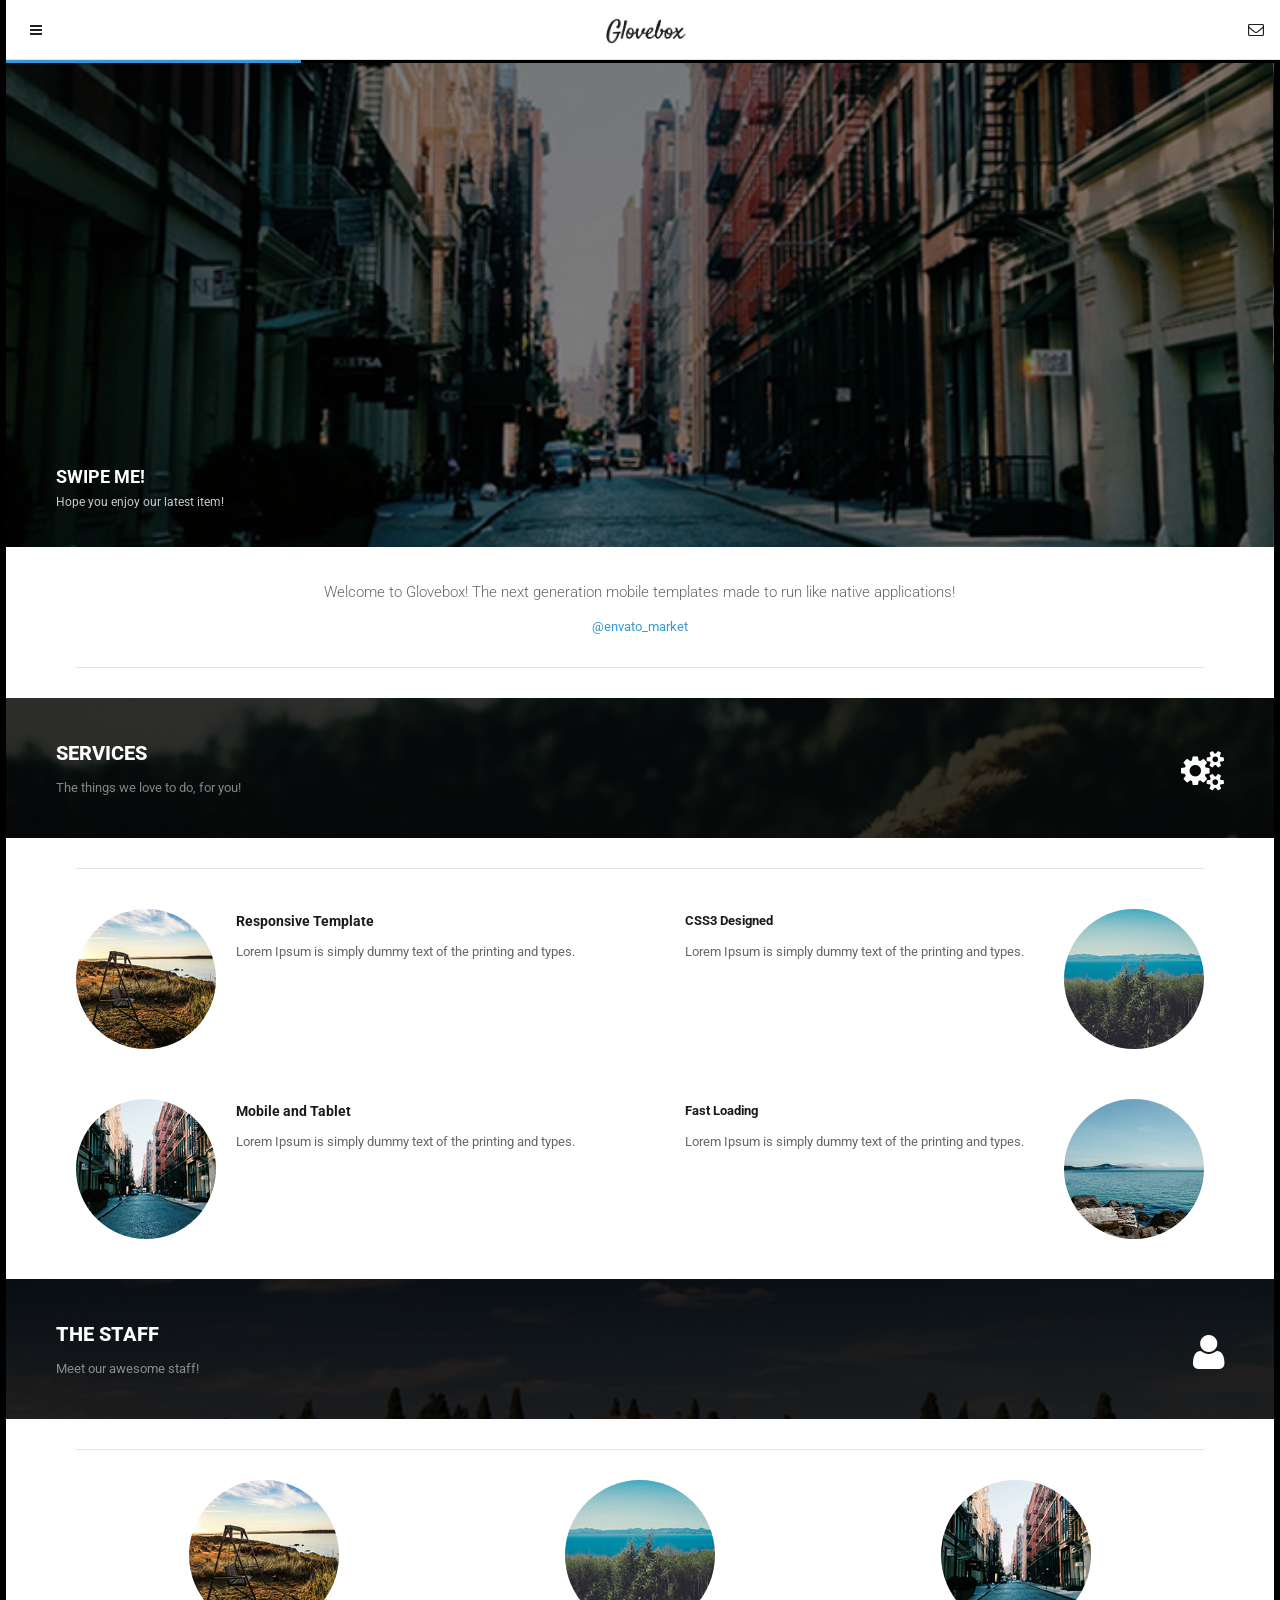
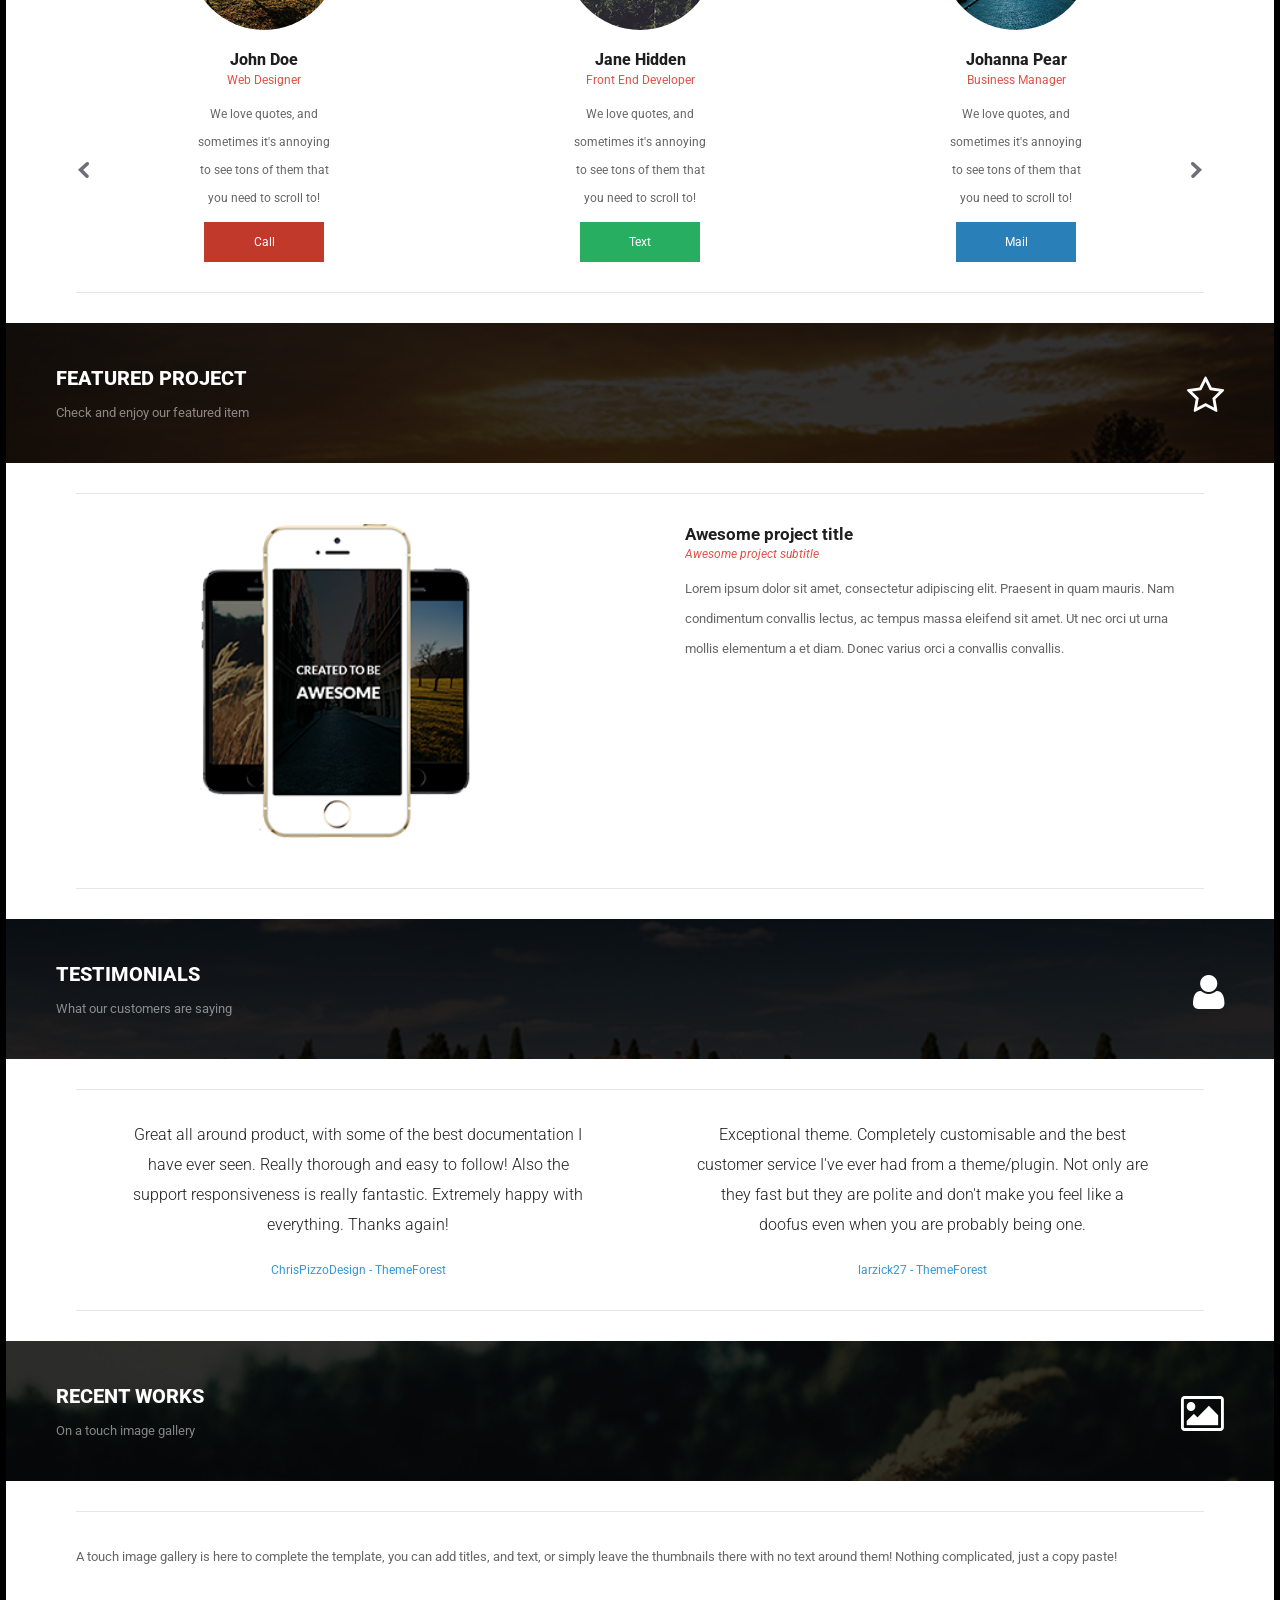
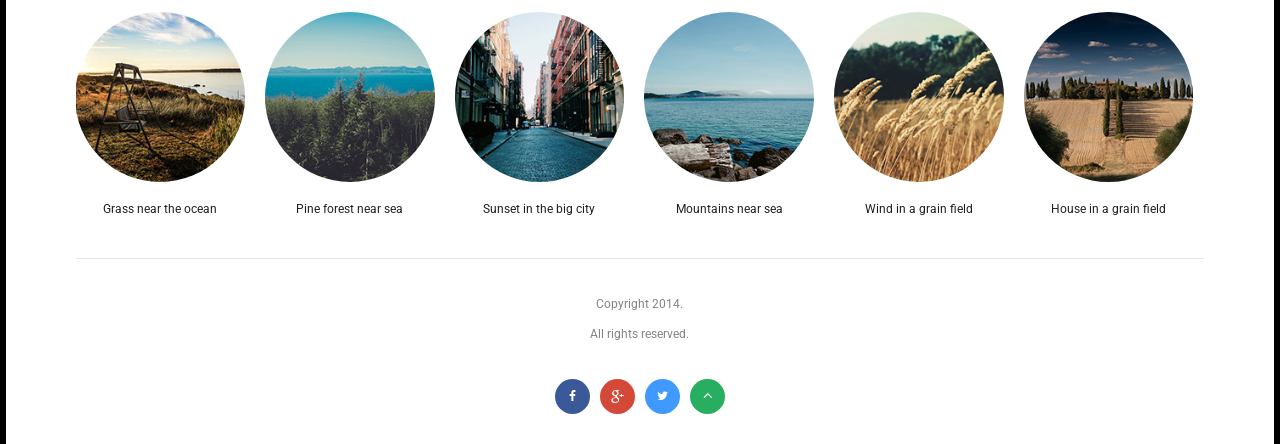
<file: index.html>
<!DOCTYPE HTML>
<head>
<meta http-equiv="Content-Type" content="text/html; charset=utf-8" />
<meta name="viewport" content="user-scalable=no, initial-scale=1.0, maximum-scale=1.0 minimal-ui"/>
<meta name="apple-mobile-web-app-capable" content="yes"/>
<meta name="apple-mobile-web-app-status-bar-style" content="black">

<link rel="apple-touch-icon-precomposed" sizes="114x114" href="images/splash/splash-icon.png">
<link rel="apple-touch-startup-image" href="images/splash/splash-screen.png" 			media="screen and (max-device-width: 320px)" />  
<link rel="apple-touch-startup-image" href="images/splash/splash-screen@2x.png" 		media="(max-device-width: 480px) and (-webkit-min-device-pixel-ratio: 2)" /> 
<link rel="apple-touch-startup-image" sizes="640x1096" href="images/splash/splash-screen@3x.png" />
<link rel="apple-touch-startup-image" sizes="1024x748" href="images/splash/splash-screen-ipad-landscape" media="screen and (min-device-width : 481px) and (max-device-width : 1024px) and (orientation : landscape)" />
<link rel="apple-touch-startup-image" sizes="768x1004" href="images/splash/splash-screen-ipad-portrait.png" media="screen and (min-device-width : 481px) and (max-device-width : 1024px) and (orientation : portrait)" />
<link rel="apple-touch-startup-image" sizes="1536x2008" href="images/splash/splash-screen-ipad-portrait-retina.png"   media="(device-width: 768px)	and (orientation: portrait)	and (-webkit-device-pixel-ratio: 2)"/>
<link rel="apple-touch-startup-image" sizes="1496x2048" href="images/splash/splash-screen-ipad-landscape-retina.png"   media="(device-width: 768px)	and (orientation: landscape)	and (-webkit-device-pixel-ratio: 2)"/>

<title>Epsilon Mobile Framework - Version 2.0</title>

<link href="styles/style.css"     		 rel="stylesheet" type="text/css">
<link href="styles/framework.css" 		 rel="stylesheet" type="text/css">
<link href="styles/menu.css" 		 	 rel="stylesheet" type="text/css">
<link href="styles/owl.theme.css" 		 rel="stylesheet" type="text/css">
<link href="styles/swipebox.css"		 rel="stylesheet" type="text/css">
<link href="styles/font-awesome.css"	 rel="stylesheet" type="text/css">
<link href="styles/animate.css"			 rel="stylesheet" type="text/css">

<script type="text/javascript" src="scripts/jquery.js"></script>
<script type="text/javascript" src="scripts/jqueryui.js"></script>
<script type="text/javascript" src="scripts/framework.plugins.js"></script>
<script type="text/javascript" src="scripts/custom.js"></script>

</head>
<body>

<div id="preloader">
	<div id="status">
    	<p class="center-text">
			Loading the content...
            <em>Loading depends on your connection speed!</em>
        </p>
    </div>
</div>

<div class="all-elements">
<div id="perspective" class="perspective effect-airbnb"><!--this houses the entire page, and creates the effect-->
    <div class="header">
        <a href="#" id="showMenu"><i class="fa fa-navicon"></i></a>
        <a href="#" id="pageLogo"><img src="images/logo.png" alt="img"></a>
        <a href="#" id="openMail"><i class="fa fa-envelope-o"></i></a>
    </div> 	
    <div class="outer-nav">
        <div class="inner-nav">
            <div class="nav-item">
                <a href="index.html" class="active-item">
                    <i class="nav-icon fa fa-home"></i>
                    Home
                </a>
            </div>
            <div class="nav-item">
                <a href="#" class="deploy-nav-sub-item">
                    <i class="nav-icon fa fa-cog"></i>
                    Features
                </a>
                <div class="nav-sub-item">
                    <a href="features-type.html">Type</a>
                    <a href="features-jquery.html">jQuery</a>
                    <a href="features-others.html">Others</a>
                </div>
            </div>
            <div class="nav-item">
                <a href="#" class="deploy-nav-sub-item">
                    <i class="nav-icon fa fa-camera"></i>
                    Gallery
                </a>
                <div class="nav-sub-item">
                    <a href="gallery-wide.html">Thumbs Wide</a>
                    <a href="gallery-round.html">Thumbs Round</a>
                    <a href="gallery-square.html">Thumbs Square</a>
                </div>
            </div>
            <div class="nav-item">
                <a href="#" class="deploy-nav-sub-item">
                    <i class="nav-icon fa fa-picture-o"></i>
                    Portfolio
                </a>
                <div class="nav-sub-item">
                    <a href="portfolio-adaptive.html">Adaptive</a>
                    <a href="portfolio-one.html">One Column</a>
                    <a href="portfolio-two.html">Two Columns</a>
                    <a href="portfolio-wide.html">Wide Columns</a>
                </div>
            </div>
            <div class="nav-item">
                <a href="#" class="deploy-nav-sub-item">
                    <i class="nav-icon fa fa-files-o"></i>
                    Pages
                </a>
                <div class="nav-sub-item">
                    <a href="page-soon.html">Soon Page</a>
                    <a href="page-error.html">Error Page</a>
                    <a href="page-profile.html">Profile Page</a>
                    <a href="page-timeline.html">Timeline Page</a>
                    <a href="page-updates.html">Updates Page</a>
                </div>
            </div>
            <div class="nav-item">
                <a href="contact.html">
                    <i class="nav-icon fa fa-envelope"></i>
                    Contact
                </a>
            </div>
            <div class="nav-item">
                <a id="closeMenu" href="#">
                    <i class="nav-icon fa fa-times"></i>
                    Close
                </a>
            </div>
        </div>
    </div>
    <div class="perspective_container"><!--the "moving to the left" content box-->
        <div class="wrapper"><!-- wrapper needed for scroll -->
         	<div class="header-clear"><i class="fa fa-times"></i></div>
            <div class="slider-container full-bottom">
                <div class="homepage-slider" data-snap-ignore="true">                
                    <div>
                        <div class="overlay"></div>
                        <div class="homepage-slider-caption">
                            <h3>Swipe me!</h3>
                            <p>Hope you enjoy our latest item!</p>
                        </div>
                        <img src="images/pictures/3ww.jpg" class="responsive-image" alt="img">
                    </div>
                    <div>
                        <div class="overlay"></div>
                        <div class="homepage-slider-caption">
                            <h3>Slider</h3>
                            <p>Our slider is awesome!</p>
                        </div>
                        <img src="images/pictures/5ww.jpg" class="responsive-image" alt="img">
                    </div>
                    <div>
                        <div class="overlay"></div>
                        <div class="homepage-slider-caption">
                            <h3>Responsive</h3>
                            <p>And it's fully responsive!</p>
                        </div>
                        <img src="images/pictures/6ww.jpg" class="responsive-image" alt="img">
                    </div>
                </div>
            </div>
            <div class="content">
            	<div class="page-heading container">
                    <p>
						Welcome to Glovebox! The next generation mobile
                        templates made to run like native applications!
                    </p>
                    <a href="#">@envato_market</a>
                </div>    
                <div class="decoration"></div>        
            </div>
            <div class="content-strip">
                <h4>Services</h4>
                <p>The things we love to do, for you!</p>
                <i class="fa fa-cogs"></i>
                <div class="overlay"></div>
                <img src="images/pictures/5w.jpg" alt="img">
            </div>
            <div class="content">
            	<div class="decoration"></div>
                <div class="container no-bottom">
                    <div class="one-half-responsive">
                        <p class="thumb-left no-bottom">
                            <img src="images/pictures/1s.jpg" alt="img">
                            <strong>Responsive Template</strong>
                            <em><br>Lorem Ipsum is simply dummy text of the printing and types. </em>
                        </p>
                        <div class="thumb-clear"></div>
                    </div>
                    <div class="decoration hide-if-responsive"></div>
                    <div class="one-half-responsive last-column">        
                        <p class="thumb-right no-bottom">
                            <img src="images/pictures/2s.jpg" alt="img">
                            <strong>CSS3 Designed</strong>
                            <em><br>Lorem Ipsum is simply dummy text of the printing and types. </em>
                        </p>
                        <div class="thumb-clear"></div>
                    </div>
                    <div class="decoration hide-if-responsive"></div>
                    <div class="one-half-responsive">
                        <p class="thumb-left no-bottom">
                            <img src="images/pictures/3s.jpg" alt="img">
                            <strong>Mobile and Tablet</strong>
                            <em><br>Lorem Ipsum is simply dummy text of the printing and types. </em>
                        </p>
                        <div class="thumb-clear"></div>
                    </div>
                    <div class="decoration hide-if-responsive"></div>
                    <div class="one-half-responsive last-column">        
                        <p class="thumb-right no-bottom">
                            <img src="images/pictures/4s.jpg" alt="img">
                            <strong>Fast Loading</strong>
                            <em><br>Lorem Ipsum is simply dummy text of the printing and types. </em>
                        </p>
                        <div class="thumb-clear"></div>
                    </div>
                </div>
			</div>
            <div class="content-strip">
                <h4>The Staff</h4>
                <p>Meet our awesome staff!</p>
                <i class="fa fa-user"></i>
                <div class="overlay"></div>
                <img src="images/pictures/6w.jpg" alt="img">
            </div>         
            <div class="content">
                <div class="decoration"></div>
                <div class="container">
                    <a href="#" class="next-staff"></a>
                    <a href="#" class="prev-staff"></a>
                    <div class="staff-slider">
                        <div>
                            <div class="staff-item">
                                <img src="images/pictures/1s.jpg" alt="img">
                                <h4>John Doe</h4>
                                <em>Web Designer</em>
                                <strong>We love quotes, and sometimes it's annoying to see tons of them that you need to scroll to!</strong>
                                <a href="#" class="button button-red center-button">Call</a>
                            </div>
                        </div>
                        <div>
                            <div class="staff-item">
                                <img src="images/pictures/2s.jpg" alt="img">
                                <h4>Jane Hidden</h4>
                                <em>Front End Developer</em>
                                <strong>We love quotes, and sometimes it's annoying to see tons of them that you need to scroll to!</strong>
                                <a href="#" class="button button-green center-button">Text</a>
                            </div>
                        </div>
                        <div>
                            <div class="staff-item">
                                <img src="images/pictures/3s.jpg" alt="img">
                                <h4>Johanna Pear</h4>
                                <em>Business Manager</em>
                                <strong>We love quotes, and sometimes it's annoying to see tons of them that you need to scroll to!</strong>
                                <a href="#" class="button button-blue center-button">Mail</a>
                            </div>
                        </div>
                        <div>
                            <div class="staff-item">
                                <img src="images/pictures/4s.jpg" alt="img">
                                <h4>Mike Grape</h4>
                                <em>Web Designer</em>
                                <strong>We love quotes, and sometimes it's annoying to see tons of them that you need to scroll to!</strong>
                                <a href="#" class="button button-dark center-button">Read More</a>
                            </div>
                        </div>
                        <div>
                            <div class="staff-item">
                                <img src="images/pictures/5s.jpg" alt="img">
                                <h4>Victor Leaf</h4>
                                <em>Front End Developer</em>
                                <strong>We love quotes, and sometimes it's annoying to see tons of them that you need to scroll to!</strong>
                                <a href="#" class="button button-orange center-button">Facebook</a>
                            </div>
                        </div>
                        <div>
                            <div class="staff-item">
                                <img src="images/pictures/6s.jpg" alt="img">
                                <h4>Snow White</h4>
                                <em>Business Manager</em>
                                <strong>We love quotes, and sometimes it's annoying to see tons of them that you need to scroll to!</strong>
                                <a href="#" class="button button-yellow center-button">Twitter</a>
                            </div>
                        </div>
                    </div>
                </div>  
                <div class="decoration"></div>
            </div>
            <div class="content-strip">
                <h4>Featured Project</h4>
                <p>Check and enjoy our featured item</p>
                <i class="fa fa-star-o"></i>
                <div class="overlay"></div>
                <img src="images/pictures/7w.jpg" alt="img">
            </div>
            
            <div class="content">
                <div class="decoration"></div>
                    <div class="container">
                        <div class="one-half-responsive">
                            <img src="images/mobile.png" alt="img" class="responsive-image">
                        </div>
                        <div class="one-half-responsive last-column">
                            <h3 class="center-if-mobile">Awesome project title</h3>
                            <em class="center-if-mobile small-text">Awesome project subtitle</em>
                            <p class="center-if-mobile no-bottom">
                                Lorem ipsum dolor sit amet, consectetur adipiscing elit. Praesent in quam mauris. 
                                Nam condimentum convallis lectus, ac tempus massa eleifend sit amet. Ut nec orci 
                                ut urna mollis elementum a et diam. Donec varius orci a convallis convallis. 
                            </p>
                        </div>
                    </div>
                <div class="decoration"></div>
            </div>
            
            <div class="content-strip">
            	<h4>Testimonials</h4>
                <p>What our customers are saying</p>
                <i class="fa fa-user"></i>
                <div class="overlay"></div>
                <img src="images/pictures/6w.jpg" alt="img">
            </div>
            
            <div class="content">
            	<div class="decoration"></div>
                
                <div class="quote-slider full-bottom">
                	<div>
                    	<h4>
							Great all around product, with some of the best documentation I have ever seen. Really thorough and easy to follow! 
                            Also the support responsiveness is really fantastic. Extremely happy with everything. Thanks again!
                        </h4>
                        <a href="#">ChrisPizzoDesign - ThemeForest</a>
                    </div>
                    <div>
                    	<h4>
							Exceptional theme. Completely customisable and the best customer service I've ever had from a theme/plugin. Not only are 
                            they fast but they are polite and don't make you feel like a doofus even when you are probably being one.                        
                        </h4>
                        <a href="#">larzick27 - ThemeForest</a>
                    </div>
                    <div>
                    	<h4>
							One of the best themes I've used so far and it is very well documented, coded and very clean. Got it intergrated with 
                            wordpress in less than an hour! But this is an amazing template built with a load of features!
                        </h4>
                        <a href="#">ramseycosay18 - ThemeForest</a>
                    </div>
                </div>
                
                <div class="decoration"></div>            
            </div>
            
            
            <div class="content-strip">
                <h4>Recent works</h4>
                <p>On a touch image gallery</p>
                <i class="fa fa-picture-o"></i>
                <div class="overlay"></div>
                <img src="images/pictures/5w.jpg" alt="img">
            </div>
            
            <div class="content">
                <div class="decoration"></div>
                <div class="container">
                    <p class="no-bottom">
                        A touch image gallery is here to complete the template, 
                        you can add titles, and text, or simply leave the thumbnails 
                        there with no text around them! Nothing complicated, 
                        just a copy paste!
                    </p>
                </div>         
    
                <ul class="gallery">
                    <li>
                        <a class="swipebox" href="images/pictures/1.jpg" title="An image caption!">
                        <img src="images/pictures/1s.jpg" alt="img" />
                        <br>
                        Grass near the ocean
                        </a>
                    </li>
                    <li>
                        <a class="swipebox" href="images/pictures/2.jpg" title="It can change!">
                        <img src="images/pictures/2s.jpg" alt="img" />
                        <br>
                        Pine forest near sea
                        </a>
                    </li>
                    <li>
                        <a class="swipebox" href="images/pictures/3.jpg" title="To be whatever you want!">
                        <img src="images/pictures/3s.jpg" alt="img" />
                        <br>
                        Sunset in the big city
                        </a>
                    </li>
                    <li>
                        <a class="swipebox" href="images/pictures/4.jpg" title="It's connected to the href!">
                        <img src="images/pictures/4s.jpg" alt="img" />
                        <br>
                        Mountains near sea
                        </a>
                    </li>
                    <li>
                        <a class="swipebox" href="images/pictures/5.jpg" title="Easy to change and edit!">
                        <img src="images/pictures/5s.jpg" alt="img" />
                        <br>
                        Wind in a grain field
                        </a>
                    </li>
                    <li>
                        <a class="swipebox" href="images/pictures/6.jpg" title="What an awesome gallery!">
                        <img src="images/pictures/6s.jpg" alt="img" />
                        <br>
                        House in a grain field
                        </a>
                    </li>
                </ul>   
                <div class="decoration"></div>        
            </div>
            <div class="footer-section">
                <p class="footer-text">
                    Copyright 2014.<br>
                    All rights reserved.
                </p>
                <div class="footer-icons">
                    <a href="#" class="footer-facebook-icon"><i class="fa fa-facebook"></i></a>
                    <a href="#" class="footer-google-icon"><i class="fa fa-google-plus"></i></a>
                    <a href="#" class="footer-twitter-icon"><i class="fa fa-twitter"></i></a>
                    <a href="#" class="footer-up-icon"><i class="fa fa-angle-up"></i></a>
                </div>
            </div>
        
        </div><!-- wrapper -->
    </div><!-- /perspective container -->
</div><!-- /perspective -->

</div>

<script type="text/javascript" src="scripts/menu.js"></script>

</body>
</html>
</file>
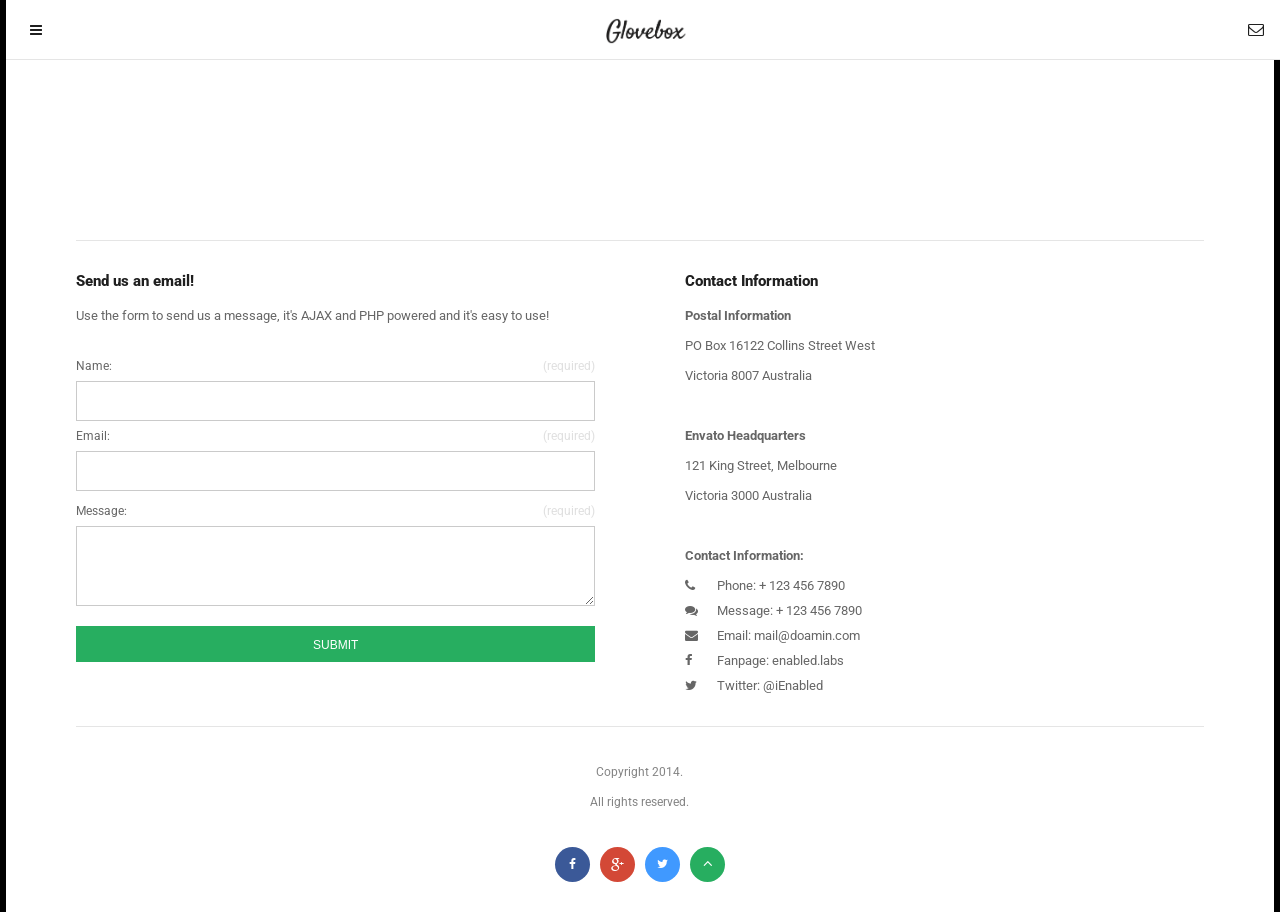
<file: contact.html>
<!DOCTYPE HTML>
<head>
<meta http-equiv="Content-Type" content="text/html; charset=utf-8" />
<meta name="viewport" content="user-scalable=no, initial-scale=1.0, maximum-scale=1.0 minimal-ui"/>
<meta name="apple-mobile-web-app-capable" content="yes"/>
<meta name="apple-mobile-web-app-status-bar-style" content="black">

<link rel="apple-touch-icon-precomposed" sizes="114x114" href="images/splash/splash-icon.png">
<link rel="apple-touch-startup-image" href="images/splash/splash-screen.png" 			media="screen and (max-device-width: 320px)" />  
<link rel="apple-touch-startup-image" href="images/splash/splash-screen@2x.png" 		media="(max-device-width: 480px) and (-webkit-min-device-pixel-ratio: 2)" /> 
<link rel="apple-touch-startup-image" sizes="640x1096" href="images/splash/splash-screen@3x.png" />
<link rel="apple-touch-startup-image" sizes="1024x748" href="images/splash/splash-screen-ipad-landscape" media="screen and (min-device-width : 481px) and (max-device-width : 1024px) and (orientation : landscape)" />
<link rel="apple-touch-startup-image" sizes="768x1004" href="images/splash/splash-screen-ipad-portrait.png" media="screen and (min-device-width : 481px) and (max-device-width : 1024px) and (orientation : portrait)" />
<link rel="apple-touch-startup-image" sizes="1536x2008" href="images/splash/splash-screen-ipad-portrait-retina.png"   media="(device-width: 768px)	and (orientation: portrait)	and (-webkit-device-pixel-ratio: 2)"/>
<link rel="apple-touch-startup-image" sizes="1496x2048" href="images/splash/splash-screen-ipad-landscape-retina.png"   media="(device-width: 768px)	and (orientation: landscape)	and (-webkit-device-pixel-ratio: 2)"/>

<title>Epsilon Mobile Framework - Version 2.0</title>

<link href="styles/style.css"     		 rel="stylesheet" type="text/css">
<link href="styles/framework.css" 		 rel="stylesheet" type="text/css">
<link href="styles/menu.css" 		 	 rel="stylesheet" type="text/css">
<link href="styles/owl.theme.css" 		 rel="stylesheet" type="text/css">
<link href="styles/swipebox.css"		 rel="stylesheet" type="text/css">
<link href="styles/font-awesome.css"	 rel="stylesheet" type="text/css">
<link href="styles/animate.css"			 rel="stylesheet" type="text/css">

<script type="text/javascript" src="scripts/jquery.js"></script>
<script type="text/javascript" src="scripts/jqueryui.js"></script>
<script type="text/javascript" src="scripts/framework.plugins.js"></script>
<script type="text/javascript" src="scripts/custom.js"></script>

</head>
<body>

<div id="preloader">
	<div id="status">
    	<p class="center-text">
			Loading the content...
            <em>Loading depends on your connection speed!</em>
        </p>
    </div>
</div>

<div class="all-elements">
<div id="perspective" class="perspective effect-airbnb"><!--this houses the entire page, and creates the effect-->
    <div class="header">
        <a href="#" id="showMenu"><i class="fa fa-navicon"></i></a>
        <a href="#" id="pageLogo"><img src="images/logo.png" alt="img"></a>
        <a href="#" id="openMail"><i class="fa fa-envelope-o"></i></a>
    </div> 	
    <div class="outer-nav">
        <div class="inner-nav">
            <div class="nav-item">
                <a href="index.html">
                    <i class="nav-icon fa fa-home"></i>
                    Home
                </a>
            </div>
            <div class="nav-item">
                <a href="#" class="deploy-nav-sub-item">
                    <i class="nav-icon fa fa-cog"></i>
                    Features
                </a>
                <div class="nav-sub-item">
                    <a href="features-type.html">Type</a>
                    <a href="features-jquery.html">jQuery</a>
                    <a href="features-others.html">Others</a>
                </div>
            </div>
            <div class="nav-item">
                <a href="#" class="deploy-nav-sub-item">
                    <i class="nav-icon fa fa-camera"></i>
                    Gallery
                </a>
                <div class="nav-sub-item">
                    <a href="gallery-wide.html">Thumbs Wide</a>
                    <a href="gallery-round.html">Thumbs Round</a>
                    <a href="gallery-square.html">Thumbs Square</a>
                </div>
            </div>
            <div class="nav-item">
                <a href="#" class="deploy-nav-sub-item">
                    <i class="nav-icon fa fa-picture-o"></i>
                    Portfolio
                </a>
                <div class="nav-sub-item">
                    <a href="portfolio-adaptive.html">Adaptive</a>
                    <a href="portfolio-one.html">One Column</a>
                    <a href="portfolio-two.html">Two Columns</a>
                    <a href="portfolio-wide.html">Wide Columns</a>
                </div>
            </div>
            <div class="nav-item">
                <a href="#" class="deploy-nav-sub-item">
                    <i class="nav-icon fa fa-files-o"></i>
                    Pages
                </a>
                <div class="nav-sub-item">
                    <a href="page-soon.html">Soon Page</a>
                    <a href="page-error.html">Error Page</a>
                    <a href="page-profile.html">Profile Page</a>
                    <a href="page-timeline.html">Timeline Page</a>
                    <a href="page-updates.html">Updates Page</a>
                </div>
            </div>
            <div class="nav-item">
                <a href="contact.html" class="active-item">
                    <i class="nav-icon fa fa-envelope"></i>
                    Contact
                </a>
            </div>
            <div class="nav-item">
                <a id="closeMenu" href="#">
                    <i class="nav-icon fa fa-times"></i>
                    Close
                </a>
            </div>
        </div>
    </div>
    <div class="header-clear"></div>
    <div class="perspective_container"><!--the "moving to the left" content box-->
        <div class="wrapper"><!-- wrapper needed for scroll -->

            <div class="maps-container">
                <iframe class="responsive-image maps" src="https://maps.google.com/?ie=UTF8&amp;ll=47.595131,-122.330414&amp;spn=0.006186,0.016512&amp;t=h&amp;z=17&amp;output=embed"></iframe>
            </div>

            <div class="content">
                <div class="decoration"></div>
                <div class="one-half-responsive">
                    <h4>Send us an email!</h4>
                    <p>Use the form to send us a message, it's AJAX and PHP powered and it's easy to use!</p>
                    <div class="container no-bottom">
                        <div class="contact-form no-bottom"> 
                            <div class="formSuccessMessageWrap" id="formSuccessMessageWrap">
                                <div class="big-notification green-notification">
                                    <h3 class="uppercase">Message Sent </h3>
                                    <a href="#" class="close-big-notification">x</a>
                                    <p>Your message has been successfuly sent. Please allow up to 48 hours for a reply! Thank you!</p>
                                </div>
                            </div>
                        
                            <form action="php/contact.php" method="post" class="contactForm" id="contactForm">
                                <fieldset>
                                    <div class="formValidationError" id="contactNameFieldError">
                                        <div class="static-notification-red tap-dismiss-notification">
                                            <p class="center-text uppercase">Name is required!</p>
                                        </div>
                                    </div>             
                                    <div class="formValidationError" id="contactEmailFieldError">
                                        <div class="static-notification-red tap-dismiss-notification">
                                            <p class="center-text uppercase">Mail address required!</p>
                                        </div>
                                    </div> 
                                    <div class="formValidationError" id="contactEmailFieldError2">
                                        <div class="static-notification-red tap-dismiss-notification">
                                            <p class="center-text uppercase">Mail address must be valid!</p>
                                        </div>
                                    </div> 
                                    <div class="formValidationError" id="contactMessageTextareaError">
                                        <div class="static-notification-red tap-dismiss-notification">
                                            <p class="center-text uppercase">Message field is empty!</p>
                                        </div>
                                    </div>   
                                    <div class="formFieldWrap">
                                        <label class="field-title contactNameField" for="contactNameField">Name:<span>(required)</span></label>
                                        <input type="text" name="contactNameField" value="" class="contactField requiredField" id="contactNameField"/>
                                    </div>
                                    <div class="formFieldWrap">
                                        <label class="field-title contactEmailField" for="contactEmailField">Email: <span>(required)</span></label>
                                        <input type="text" name="contactEmailField" value="" class="contactField requiredField requiredEmailField" id="contactEmailField"/>
                                    </div>
                                    <div class="formTextareaWrap">
                                        <label class="field-title contactMessageTextarea" for="contactMessageTextarea">Message: <span>(required)</span></label>
                                        <textarea name="contactMessageTextarea" class="contactTextarea requiredField" id="contactMessageTextarea"></textarea>
                                    </div>
                                    <div class="formSubmitButtonErrorsWrap">
                                        <input type="submit" class="buttonWrap button button-green contactSubmitButton" id="contactSubmitButton" value="SUBMIT" data-formId="contactForm"/>
                                    </div>
                                </fieldset>
                            </form>       
                        </div>
                    </div>
                </div>
                <div class="decoration hide-if-responsive"></div>
                <div class="one-half-responsive last-column">
                    <div class="container no-bottom">
                        <h4>Contact Information</h4>
                        <p>
                            <strong>Postal Information</strong><br>
                            PO Box 16122 Collins Street West<br>
                            Victoria 8007 Australia
                        </p>
                        <p>
                            <strong>Envato Headquarters</strong><br>
                            121 King Street, Melbourne <br>
                            Victoria 3000 Australia
                        </p>
                        <p>
                            <strong>Contact Information:</strong><br>
                            <a href="#" class="contact-call"><i class="fa fa-phone"></i>Phone: + 123 456 7890</a>
                            <a href="#" class="contact-text"><i class="fa fa-comments"></i>Message: + 123 456 7890</a>
                            <a href="#" class="contact-mail"><i class="fa fa-envelope"></i>Email: mail@doamin.com</a>
                            <a href="#" class="contact-facebook"><i class="fa fa-facebook"></i>Fanpage: enabled.labs</a>
                            <a href="#" class="contact-twitter"><i class="fa fa-twitter"></i>Twitter: @iEnabled</a>
                        </p>
                    </div>
                </div>                
                <div class="decoration"></div>
                
                <div class="footer-section">
                    <p class="footer-text">
                        Copyright 2014.<br>
                        All rights reserved.
                    </p>
                    <div class="footer-icons">
                        <a href="#" class="footer-facebook-icon"><i class="fa fa-facebook"></i></a>
                        <a href="#" class="footer-google-icon"><i class="fa fa-google-plus"></i></a>
                        <a href="#" class="footer-twitter-icon"><i class="fa fa-twitter"></i></a>
                        <a href="#" class="footer-up-icon"><i class="fa fa-angle-up"></i></a>
                    </div>
                </div>
            </div><!-- Content-->
      
        </div><!-- wrapper -->
    </div><!-- /perspective container -->
</div><!-- /perspective -->

</div>

<script type="text/javascript" src="scripts/menu.js"></script>

</body>
</html>
</file>
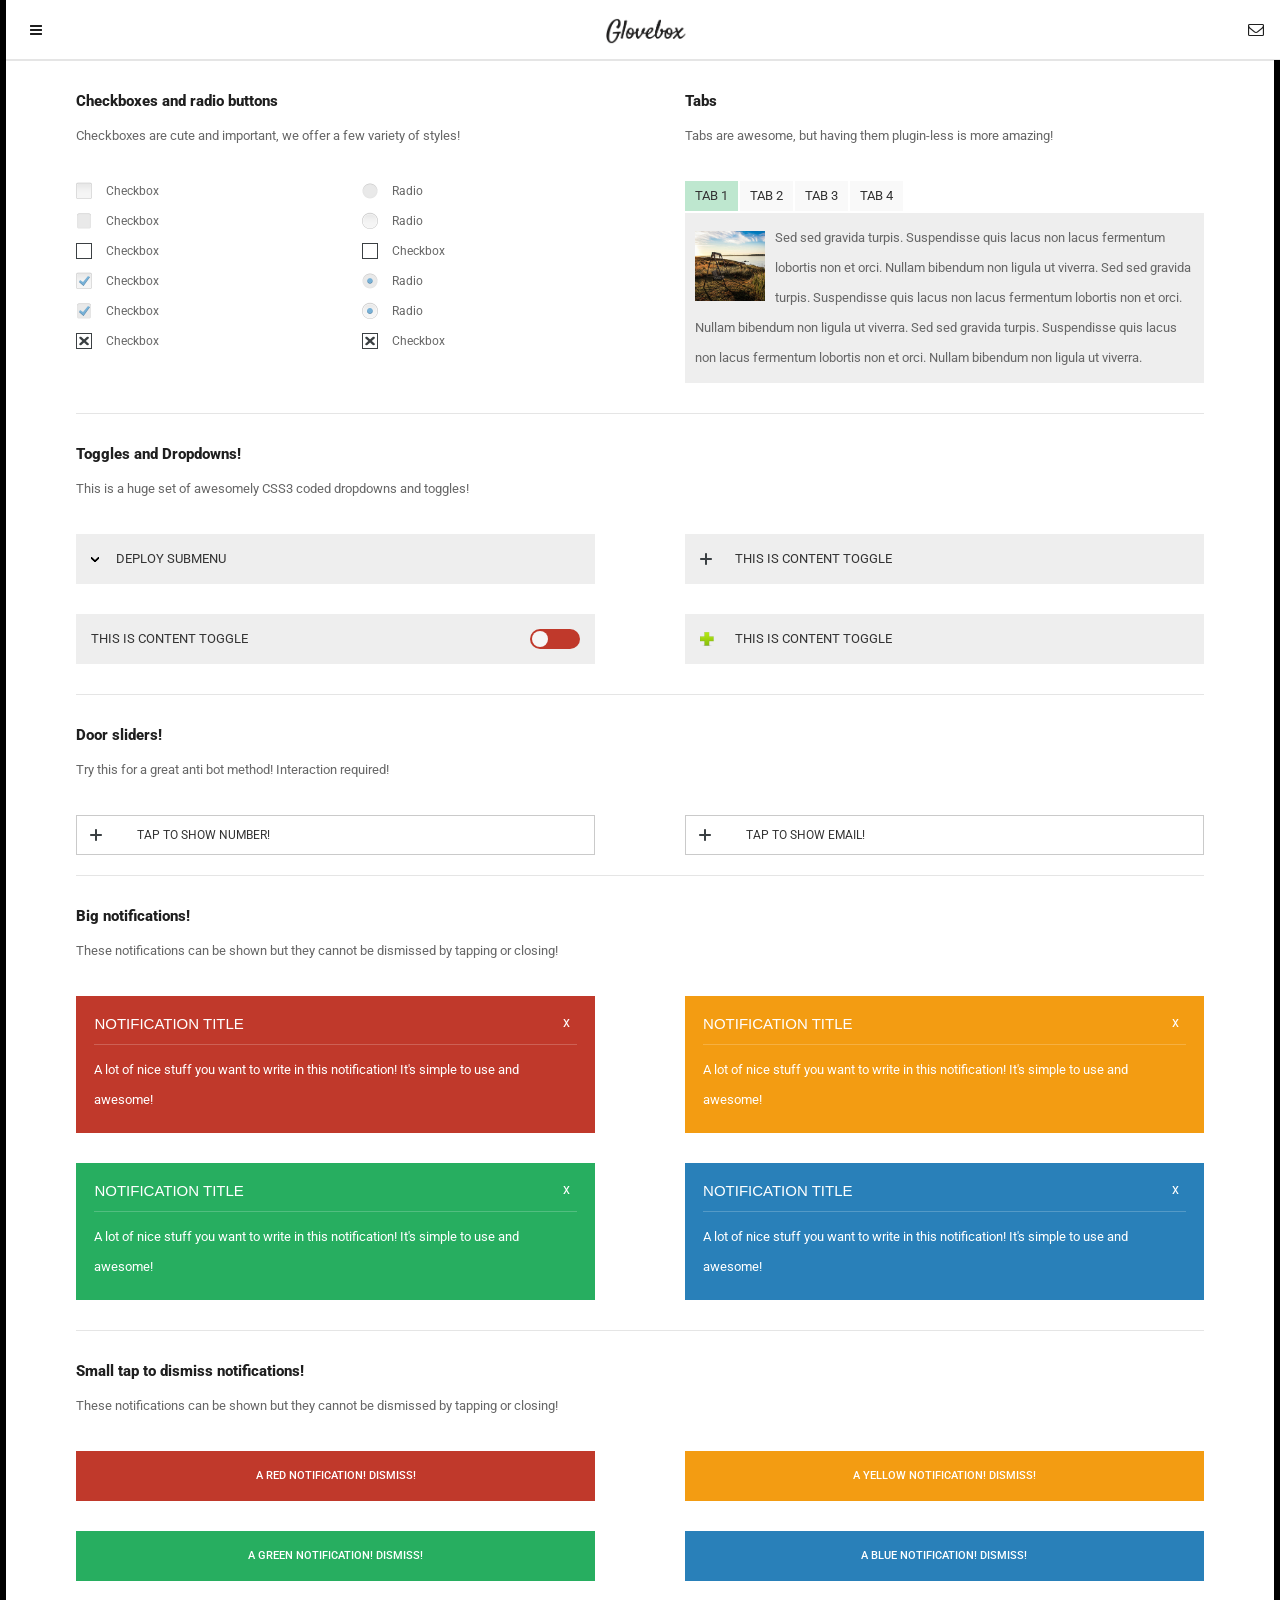
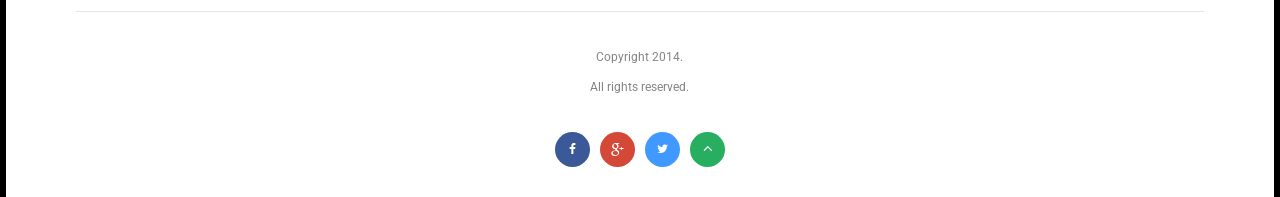
<file: features-jquery.html>
<!DOCTYPE HTML>
<head>
<meta http-equiv="Content-Type" content="text/html; charset=utf-8" />
<meta name="viewport" content="user-scalable=no, initial-scale=1.0, maximum-scale=1.0 minimal-ui"/>
<meta name="apple-mobile-web-app-capable" content="yes"/>
<meta name="apple-mobile-web-app-status-bar-style" content="black">

<link rel="apple-touch-icon-precomposed" sizes="114x114" href="images/splash/splash-icon.png">
<link rel="apple-touch-startup-image" href="images/splash/splash-screen.png" 			media="screen and (max-device-width: 320px)" />  
<link rel="apple-touch-startup-image" href="images/splash/splash-screen@2x.png" 		media="(max-device-width: 480px) and (-webkit-min-device-pixel-ratio: 2)" /> 
<link rel="apple-touch-startup-image" sizes="640x1096" href="images/splash/splash-screen@3x.png" />
<link rel="apple-touch-startup-image" sizes="1024x748" href="images/splash/splash-screen-ipad-landscape" media="screen and (min-device-width : 481px) and (max-device-width : 1024px) and (orientation : landscape)" />
<link rel="apple-touch-startup-image" sizes="768x1004" href="images/splash/splash-screen-ipad-portrait.png" media="screen and (min-device-width : 481px) and (max-device-width : 1024px) and (orientation : portrait)" />
<link rel="apple-touch-startup-image" sizes="1536x2008" href="images/splash/splash-screen-ipad-portrait-retina.png"   media="(device-width: 768px)	and (orientation: portrait)	and (-webkit-device-pixel-ratio: 2)"/>
<link rel="apple-touch-startup-image" sizes="1496x2048" href="images/splash/splash-screen-ipad-landscape-retina.png"   media="(device-width: 768px)	and (orientation: landscape)	and (-webkit-device-pixel-ratio: 2)"/>

<title>Epsilon Mobile Framework - Version 2.0</title>

<link href="styles/style.css"     		 rel="stylesheet" type="text/css">
<link href="styles/framework.css" 		 rel="stylesheet" type="text/css">
<link href="styles/menu.css" 		 	 rel="stylesheet" type="text/css">
<link href="styles/owl.theme.css" 		 rel="stylesheet" type="text/css">
<link href="styles/swipebox.css"		 rel="stylesheet" type="text/css">
<link href="styles/font-awesome.css"	 rel="stylesheet" type="text/css">
<link href="styles/animate.css"			 rel="stylesheet" type="text/css">

<script type="text/javascript" src="scripts/jquery.js"></script>
<script type="text/javascript" src="scripts/jqueryui.js"></script>
<script type="text/javascript" src="scripts/framework.plugins.js"></script>
<script type="text/javascript" src="scripts/custom.js"></script>

</head>
<body>

<div id="preloader">
	<div id="status">
    	<p class="center-text">
			Loading the content...
            <em>Loading depends on your connection speed!</em>
        </p>
    </div>
</div>

<div class="all-elements">
<div id="perspective" class="perspective effect-airbnb"><!--this houses the entire page, and creates the effect-->
    <div class="header">
        <a href="#" id="showMenu"><i class="fa fa-navicon"></i></a>
        <a href="#" id="pageLogo"><img src="images/logo.png" alt="img"></a>
        <a href="#" id="openMail"><i class="fa fa-envelope-o"></i></a>
    </div> 	
    <div class="outer-nav">
        <div class="inner-nav">
            <div class="nav-item">
                <a href="index.html">
                    <i class="nav-icon fa fa-home"></i>
                    Home
                </a>
            </div>
            <div class="nav-item">
                <a href="#" class="deploy-nav-sub-item active-item">
                    <i class="nav-icon fa fa-cog"></i>
                    Features
                </a>
                <div class="nav-sub-item nav-sub-active">
                    <a href="features-type.html">Type</a>
                    <a class="active-item" href="features-jquery.html">jQuery</a>
                    <a href="features-others.html">Others</a>
                </div>
            </div>
            <div class="nav-item">
                <a href="#" class="deploy-nav-sub-item">
                    <i class="nav-icon fa fa-camera"></i>
                    Gallery
                </a>
                <div class="nav-sub-item">
                    <a href="gallery-wide.html">Thumbs Wide</a>
                    <a href="gallery-round.html">Thumbs Round</a>
                    <a href="gallery-square.html">Thumbs Square</a>
                </div>
            </div>
            <div class="nav-item">
                <a href="#" class="deploy-nav-sub-item">
                    <i class="nav-icon fa fa-picture-o"></i>
                    Portfolio
                </a>
                <div class="nav-sub-item">
                    <a href="portfolio-adaptive.html">Adaptive</a>
                    <a href="portfolio-one.html">One Column</a>
                    <a href="portfolio-two.html">Two Columns</a>
                    <a href="portfolio-wide.html">Wide Columns</a>
                </div>
            </div>
            <div class="nav-item">
                <a href="#" class="deploy-nav-sub-item">
                    <i class="nav-icon fa fa-files-o"></i>
                    Pages
                </a>
                <div class="nav-sub-item">
                    <a href="page-soon.html">Soon Page</a>
                    <a href="page-error.html">Error Page</a>
                    <a href="page-profile.html">Profile Page</a>
                    <a href="page-timeline.html">Timeline Page</a>
                    <a href="page-updates.html">Updates Page</a>
                </div>
            </div>
            <div class="nav-item">
                <a href="contact.html">
                    <i class="nav-icon fa fa-envelope"></i>
                    Contact
                </a>
            </div>
            <div class="nav-item">
                <a id="closeMenu" href="#">
                    <i class="nav-icon fa fa-times"></i>
                    Close
                </a>
            </div>
        </div>
    </div>
    <div class="perspective_container"><!--the "moving to the left" content box-->
        <div class="wrapper"><!-- wrapper needed for scroll -->
         	<div class="header-clear"><i class="fa fa-times"></i></div>
			<div class="decoration"></div>
            
            <div class="content">
                <div class="one-half-responsive">
                    <div class="container half-bottom">
                        <h4>Checkboxes and radio buttons</h4>
                        <p>Checkboxes are cute and important, we offer a few variety of styles!</p>
                        <div class="one-half">
                            <a href="#" class="checkbox checkbox-one">Checkbox</a>
                            <a href="#" class="checkbox checkbox-two">Checkbox</a>
                            <a href="#" class="checkbox checkbox-three">Checkbox</a>
                            <a href="#" class="checkbox checkbox-one checkbox-one-checked">Checkbox</a>
                            <a href="#" class="checkbox checkbox-two checkbox-two-checked">Checkbox</a>
                            <a href="#" class="checkbox checkbox-three checkbox-three-checked">Checkbox</a>
                        </div>
                        <div class="one-half last-column">
                            <a href="#" class="checkbox radio-one">Radio</a>
                            <a href="#" class="checkbox radio-two">Radio</a>
                            <a href="#" class="checkbox checkbox-three">Checkbox</a>
                            <a href="#" class="checkbox radio-one radio-one-checked">Radio</a>
                            <a href="#" class="checkbox radio-two radio-two-checked">Radio</a>
                            <a href="#" class="checkbox checkbox-three checkbox-three-checked">Checkbox</a>
                        </div>
                    </div>  
                </div>
                <div class="decoration hide-if-responsive"></div>
                <div class="one-half-responsive last-column">
                    <div class="container">
                        <h4>Tabs</h4>
                        <p>Tabs are awesome, but having them plugin-less is more amazing!</p>
                        <div class="tabs">
                            <a href="#" class="tab-but tab-but-1 tab-active">Tab 1</a>
                            <a href="#" class="tab-but tab-but-2">Tab 2</a>
                            <a href="#" class="tab-but tab-but-3">Tab 3</a>
                            <a href="#" class="tab-but tab-but-4">Tab 4</a>     
                        </div>
                        <div class="tab-content tab-content-1">
                            <p>
                                <img src="images/pictures/1s.jpg" class="float-left" width="70" alt="img">
                                Sed sed gravida turpis. Suspendisse quis lacus non lacus fermentum lobortis non et orci. Nullam bibendum non ligula ut viverra.
                                Sed sed gravida turpis. Suspendisse quis lacus non lacus fermentum lobortis non et orci. Nullam bibendum non ligula ut viverra.
                                Sed sed gravida turpis. Suspendisse quis lacus non lacus fermentum lobortis non et orci. Nullam bibendum non ligula ut viverra.
                            </p>
                        </div>
                        <div class="tab-content tab-content-2">
                            <p>
                                <img src="images/pictures/2s.jpg" class="float-left" width="70" alt="img">
                                Sed sed gravida turpis. Suspendisse quis lacus non lacus fermentum lobortis non et orci. Nullam bibendum non ligula ut viverra.
                                Sed sed gravida turpis. Suspendisse quis lacus non lacus fermentum lobortis non et orci. Nullam bibendum non ligula ut viverra.
                                Sed sed gravida turpis. Suspendisse quis lacus non lacus fermentum lobortis non et orci. Nullam bibendum non ligula ut viverra.                    
                            </p>
                        </div>
                        <div class="tab-content tab-content-3">
                            <p>
                                <img src="images/pictures/3s.jpg" class="float-left" width="70" alt="img">
                                Sed sed gravida turpis. Suspendisse quis lacus non lacus fermentum lobortis non et orci. Nullam bibendum non ligula ut viverra.
                                Sed sed gravida turpis. Suspendisse quis lacus non lacus fermentum lobortis non et orci. Nullam bibendum non ligula ut viverra.
                                Sed sed gravida turpis. Suspendisse quis lacus non lacus fermentum lobortis non et orci. Nullam bibendum non ligula ut viverra.                    
                            </p>
                        </div>
                        <div class="tab-content tab-content-4">
                            <p>
                                <img src="images/pictures/4s.jpg" class="float-left" width="70" alt="img">
                                Sed sed gravida turpis. Suspendisse quis lacus non lacus fermentum lobortis non et orci. Nullam bibendum non ligula ut viverra.
                                Sed sed gravida turpis. Suspendisse quis lacus non lacus fermentum lobortis non et orci. Nullam bibendum non ligula ut viverra.
                                Sed sed gravida turpis. Suspendisse quis lacus non lacus fermentum lobortis non et orci. Nullam bibendum non ligula ut viverra.                    
                            </p>
                        </div>       
                    </div>      
                </div>
                
                <div class="decoration"></div>
                       
                <div class="container no-bottom">
                    <h4>Toggles and Dropdowns!</h4>
                    <p>This is a huge set of awesomely CSS3 coded dropdowns and toggles!</p>
                </div>
                
                <div class="one-half-responsive">
                    <div class="container">
                        <div class="submenu-navigation">
                            <a href="#" class="submenu-nav-deploy">Deploy Submenu</a>
                            <div class="submenu-nav-items">
                                <a href="#">Item 1</a>
                                <a href="#">Item 2</a>
                                <a href="#">Item 3</a>
                            </div>
                        </div>
                    </div>
                
                    <div class="container">
                        <div class="toggle-3">
                            <a href="#" class="deploy-toggle-3">This is content toggle<em><strong></strong></em></a>
                            <div class="toggle-content">
                                <p>
                                    Lorem Ipsum is simply dummy text of the printing and typesetting industry. 
                                    Lorem Ipsum has been the industry's standard dummy text ever since the 1500s, 
                                    when an unknown printer took a galley of type and scrambled specimen book.
                                </p>
                            </div>
                        </div>
                    </div>
                </div>
                <div class="one-half-responsive last-column">
                    <div class="container">
                        <div class="toggle-1">
                            <a href="#" class="deploy-toggle-1">This is content toggle</a>
                            <div class="toggle-content">
                                <p>
                                    Lorem Ipsum is simply dummy text of the printing and typesetting industry. 
                                    Lorem Ipsum has been the industry's standard dummy text ever since the 1500s, 
                                    when an unknown printer took a galley of type and scrambled specimen book.
                                </p>
                            </div>
                        </div>
                    </div>
                    
                    <div class="container">
                        <div class="toggle-2">
                            <a href="#" class="deploy-toggle-2">This is content toggle</a>
                            <div class="toggle-content">
                                <p>
                                    Lorem Ipsum is simply dummy text of the printing and typesetting industry. 
                                    Lorem Ipsum has been the industry's standard dummy text ever since the 1500s, 
                                    when an unknown printer took a galley of type and scrambled specimen book.
                                </p>
                            </div>
                        </div>
                    </div>
                </div>
            
                <div class="decoration"></div>
            
                <div class="container no-bottom">
                    <h4 class="heading-icon">Door sliders!</h4>
                    <p>Try this for a great anti bot method! Interaction required!</p>
                    
                    <div class="one-half-responsive">
                        <div class="sliding-door">
                            <div class="sliding-door-top">
                                <a href="#"><em></em>
                                    Tap to show number!
                                </a>
                            </div>    
                            <div class="sliding-door-bottom">
                                <a href="tel:+12 345 7890"><em></em>
                                    <strong>Call us:</strong> 
                                    +1 555 354 7890
                                </a>
                            </div>
                        </div>
                        <div class="sliding-door-clear"></div>
                    </div>
                    <div class="one-half-responsive last-column">
            
                        <div class="sliding-door">
                            <div class="sliding-door-top">
                                <a href="#"><em></em>
                                    Tap to show email!
                                </a>
                            </div>    
                            <div class="sliding-door-bottom">
                                <a href="mailto:name@domain.com"><em></em>
                                    <strong>Mail us:</strong> 
                                    mail@domain.com
                                </a>
                            </div>
                        </div>
                        <div class="sliding-door-clear"></div>
                    </div>
                </div> 
                
                <div class="decoration"></div>
                
                <div class="container no-bottom">
                    <h4>Big notifications!</h4>
                    <p>These notifications can be shown but they cannot be dismissed by tapping or closing!</p>
                    <div class="one-half-responsive">
                        <div class="big-notification red-notification">
                            <h4 class="uppercase">Notification Title</h4>
                            <a href="#" class="close-big-notification">x</a>
                            <p>A lot of nice stuff you want to write in this notification! It's simple to use and awesome!</p>
                        </div>
                        <div class="big-notification green-notification">
                            <h4 class="uppercase">Notification Title</h4>
                            <a href="#" class="close-big-notification">x</a>
                            <p>A lot of nice stuff you want to write in this notification! It's simple to use and awesome!</p>
                        </div>
                    </div>
                    <div class="one-half-responsive last-column">
                        <div class="big-notification yellow-notification">
                            <h4 class="uppercase">Notification Title</h4>
                            <a href="#" class="close-big-notification">x</a>
                            <p>A lot of nice stuff you want to write in this notification! It's simple to use and awesome!</p>
                        </div>
                        <div class="big-notification blue-notification">
                            <h4 class="uppercase">Notification Title</h4>
                            <a href="#" class="close-big-notification">x</a>
                            <p>A lot of nice stuff you want to write in this notification! It's simple to use and awesome!</p>
                        </div>  
                    </div> 
                </div> 
                
                <div class="decoration"></div>
                
                <div class="container no-bottom">
                    <h4>Small tap to dismiss notifications!</h4>
                    <p>These notifications can be shown but they cannot be dismissed by tapping or closing!</p>
                    <div class="one-half-responsive">
                        <div class="static-notification-red tap-dismiss-notification">
                            <p class="center-text uppercase">A red notification! Dismiss!</p>
                        </div>
                        <div class="static-notification-green tap-dismiss-notification">
                            <p class="center-text uppercase">A green notification! Dismiss!</p>
                        </div>
                    </div>
                    <div class="one-half-responsive last-column">
                        <div class="static-notification-yellow tap-dismiss-notification">
                            <p class="center-text uppercase">A yellow notification! Dismiss!</p>
                        </div>
                        <div class="static-notification-blue tap-dismiss-notification">
                            <p class="center-text uppercase">A blue notification! Dismiss!</p>
                        </div>  
                    </div>  
                </div>   
                
                <div class="decoration"></div>
                <div class="footer-section">
                    <p class="footer-text">
                        Copyright 2014.<br>
                        All rights reserved.
                    </p>
                    <div class="footer-icons">
                        <a href="#" class="footer-facebook-icon"><i class="fa fa-facebook"></i></a>
                        <a href="#" class="footer-google-icon"><i class="fa fa-google-plus"></i></a>
                        <a href="#" class="footer-twitter-icon"><i class="fa fa-twitter"></i></a>
                        <a href="#" class="footer-up-icon"><i class="fa fa-angle-up"></i></a>
                    </div>
                </div>
        	</div><!--content-->
        </div><!-- wrapper -->
    </div><!-- /perspective container -->
</div><!-- /perspective -->

</div>

<script type="text/javascript" src="scripts/menu.js"></script>

</body>
</html>
</file>
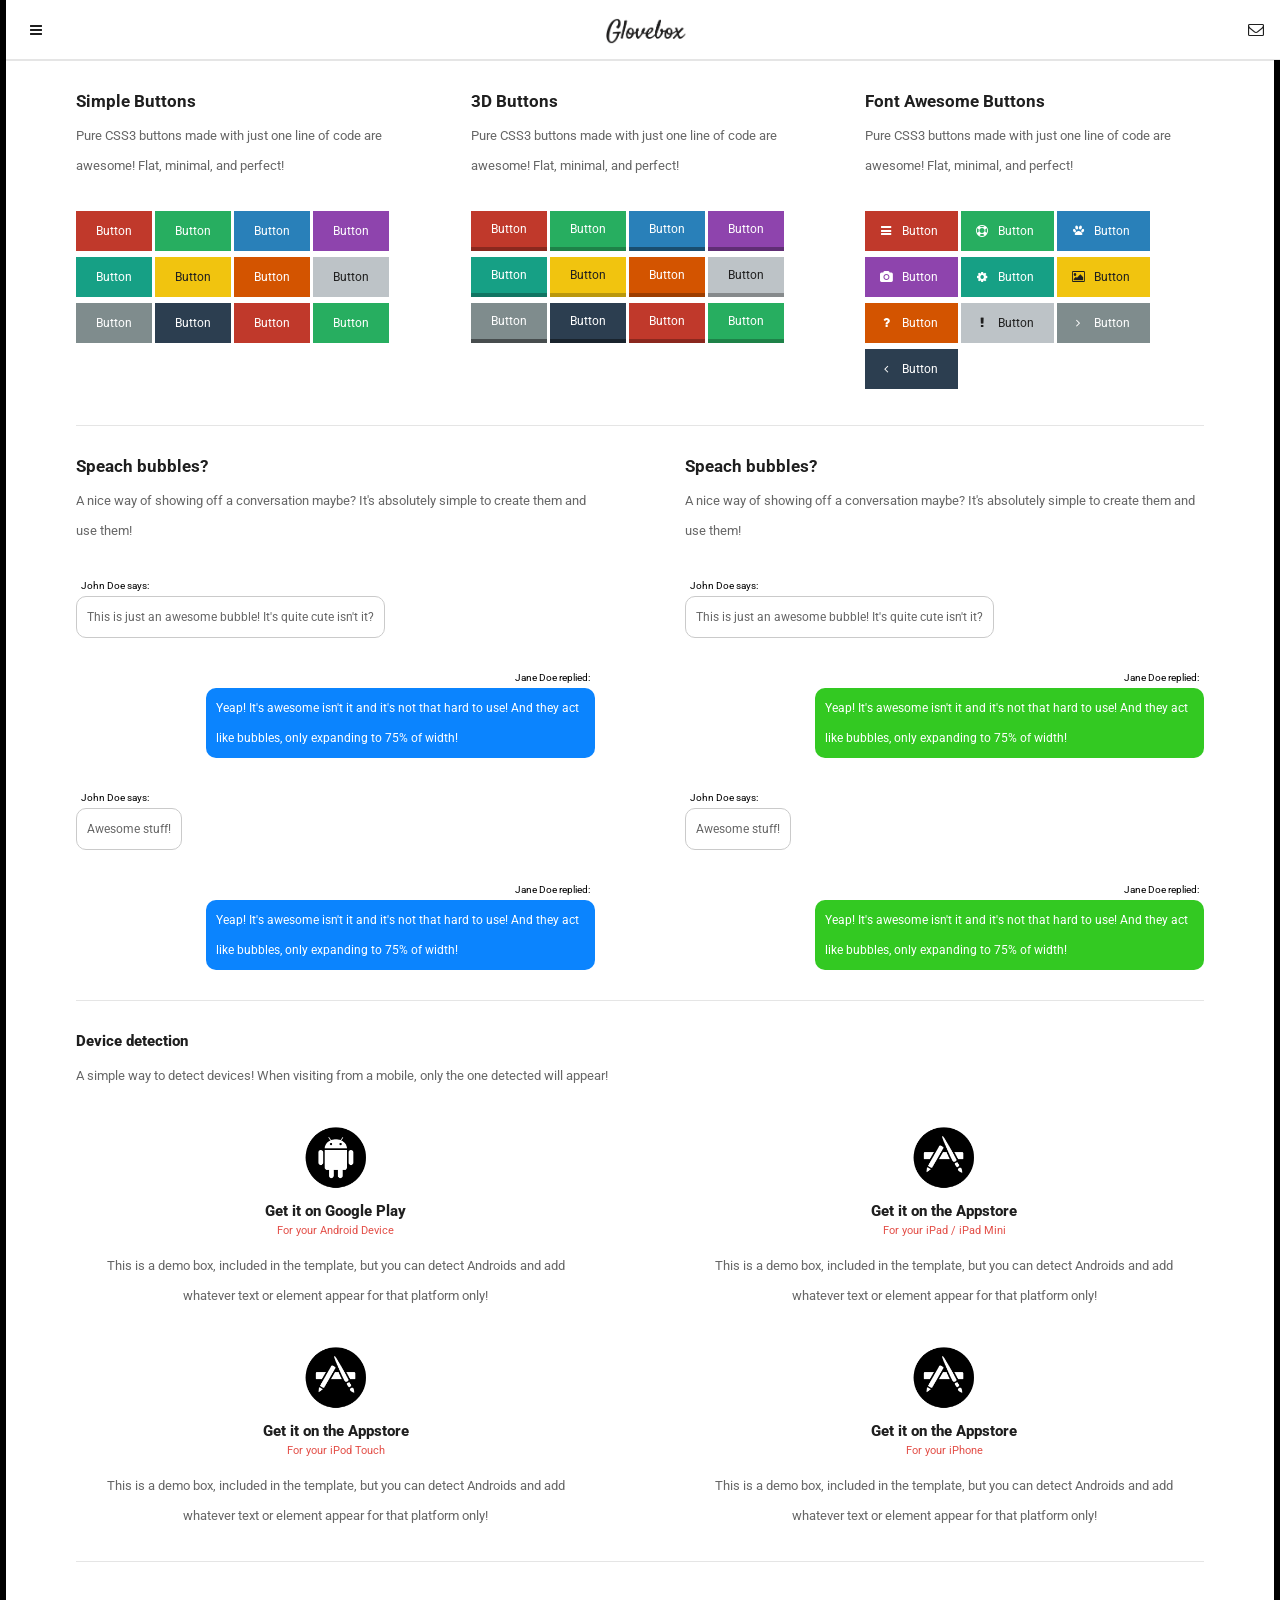
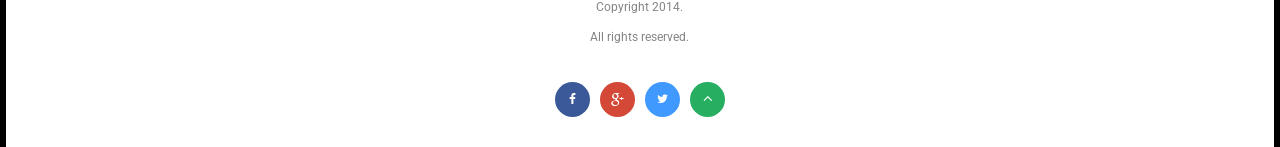
<file: features-others.html>
<!DOCTYPE HTML>
<head>
<meta http-equiv="Content-Type" content="text/html; charset=utf-8" />
<meta name="viewport" content="user-scalable=no, initial-scale=1.0, maximum-scale=1.0 minimal-ui"/>
<meta name="apple-mobile-web-app-capable" content="yes"/>
<meta name="apple-mobile-web-app-status-bar-style" content="black">

<link rel="apple-touch-icon-precomposed" sizes="114x114" href="images/splash/splash-icon.png">
<link rel="apple-touch-startup-image" href="images/splash/splash-screen.png" 			media="screen and (max-device-width: 320px)" />  
<link rel="apple-touch-startup-image" href="images/splash/splash-screen@2x.png" 		media="(max-device-width: 480px) and (-webkit-min-device-pixel-ratio: 2)" /> 
<link rel="apple-touch-startup-image" sizes="640x1096" href="images/splash/splash-screen@3x.png" />
<link rel="apple-touch-startup-image" sizes="1024x748" href="images/splash/splash-screen-ipad-landscape" media="screen and (min-device-width : 481px) and (max-device-width : 1024px) and (orientation : landscape)" />
<link rel="apple-touch-startup-image" sizes="768x1004" href="images/splash/splash-screen-ipad-portrait.png" media="screen and (min-device-width : 481px) and (max-device-width : 1024px) and (orientation : portrait)" />
<link rel="apple-touch-startup-image" sizes="1536x2008" href="images/splash/splash-screen-ipad-portrait-retina.png"   media="(device-width: 768px)	and (orientation: portrait)	and (-webkit-device-pixel-ratio: 2)"/>
<link rel="apple-touch-startup-image" sizes="1496x2048" href="images/splash/splash-screen-ipad-landscape-retina.png"   media="(device-width: 768px)	and (orientation: landscape)	and (-webkit-device-pixel-ratio: 2)"/>

<title>Epsilon Mobile Framework - Version 2.0</title>

<link href="styles/style.css"     		 rel="stylesheet" type="text/css">
<link href="styles/framework.css" 		 rel="stylesheet" type="text/css">
<link href="styles/menu.css" 		 	 rel="stylesheet" type="text/css">
<link href="styles/owl.theme.css" 		 rel="stylesheet" type="text/css">
<link href="styles/swipebox.css"		 rel="stylesheet" type="text/css">
<link href="styles/font-awesome.css"	 rel="stylesheet" type="text/css">
<link href="styles/animate.css"			 rel="stylesheet" type="text/css">

<script type="text/javascript" src="scripts/jquery.js"></script>
<script type="text/javascript" src="scripts/jqueryui.js"></script>
<script type="text/javascript" src="scripts/framework.plugins.js"></script>
<script type="text/javascript" src="scripts/custom.js"></script>

</head>
<body>

<div id="preloader">
	<div id="status">
    	<p class="center-text">
			Loading the content...
            <em>Loading depends on your connection speed!</em>
        </p>
    </div>
</div>

<div class="all-elements">
<div id="perspective" class="perspective effect-airbnb"><!--this houses the entire page, and creates the effect-->
    <div class="header">
        <a href="#" id="showMenu"><i class="fa fa-navicon"></i></a>
        <a href="#" id="pageLogo"><img src="images/logo.png" alt="img"></a>
        <a href="#" id="openMail"><i class="fa fa-envelope-o"></i></a>
    </div> 	
    <div class="outer-nav">
        <div class="inner-nav">
            <div class="nav-item">
                <a href="index.html">
                    <i class="nav-icon fa fa-home"></i>
                    Home
                </a>
            </div>
            <div class="nav-item">
                <a href="#" class="deploy-nav-sub-item active-item">
                    <i class="nav-icon fa fa-cog"></i>
                    Features
                </a>
                <div class="nav-sub-item nav-sub-active">
                    <a href="features-type.html">Type</a>
                    <a href="features-jquery.html">jQuery</a>
                    <a class="active-item" href="features-others.html">Others</a>
                </div>
            </div>
            <div class="nav-item">
                <a href="#" class="deploy-nav-sub-item">
                    <i class="nav-icon fa fa-camera"></i>
                    Gallery
                </a>
                <div class="nav-sub-item">
                    <a href="gallery-wide.html">Thumbs Wide</a>
                    <a href="gallery-round.html">Thumbs Round</a>
                    <a href="gallery-square.html">Thumbs Square</a>
                </div>
            </div>
            <div class="nav-item">
                <a href="#" class="deploy-nav-sub-item">
                    <i class="nav-icon fa fa-picture-o"></i>
                    Portfolio
                </a>
                <div class="nav-sub-item">
                    <a href="portfolio-adaptive.html">Adaptive</a>
                    <a href="portfolio-one.html">One Column</a>
                    <a href="portfolio-two.html">Two Columns</a>
                    <a href="portfolio-wide.html">Wide Columns</a>
                </div>
            </div>
            <div class="nav-item">
                <a href="#" class="deploy-nav-sub-item">
                    <i class="nav-icon fa fa-files-o"></i>
                    Pages
                </a>
                <div class="nav-sub-item">
                    <a href="page-soon.html">Soon Page</a>
                    <a href="page-error.html">Error Page</a>
                    <a href="page-profile.html">Profile Page</a>
                    <a href="page-timeline.html">Timeline Page</a>
                    <a href="page-updates.html">Updates Page</a>
                </div>
            </div>
            <div class="nav-item">
                <a href="contact.html">
                    <i class="nav-icon fa fa-envelope"></i>
                    Contact
                </a>
            </div>
            <div class="nav-item">
                <a id="closeMenu" href="#">
                    <i class="nav-icon fa fa-times"></i>
                    Close
                </a>
            </div>
        </div>
    </div>
    <div class="perspective_container"><!--the "moving to the left" content box-->
        <div class="wrapper"><!-- wrapper needed for scroll -->
         	<div class="header-clear"><i class="fa fa-times"></i></div>
			<div class="decoration"></div>
            
            <div class="content">
                <div class="container no-bottom">  
                    <div class="one-third-responsive full-bottom">
                        <h3>Simple Buttons</h3>
                        <p>Pure CSS3 buttons made with just one line of code are awesome! Flat, minimal, and perfect!</p>
                        <a href="#" class="button button-red">Button</a>
                        <a href="#" class="button button-green">Button</a>
                        <a href="#" class="button button-blue">Button</a>
                        <a href="#" class="button button-magenta">Button</a>
                        <a href="#" class="button button-tea">Button</a>
                        <a href="#" class="button button-yellow">Button</a>
                        <a href="#" class="button button-orange">Button</a>
                        <a href="#" class="button button-light">Button</a>
                        <a href="#" class="button button-grey">Button</a>  
                        <a href="#" class="button button-dark">Button</a>  
                        <a href="#" class="button button-red">Button</a>
                        <a href="#" class="button button-green">Button</a>           
                    </div>
                    <div class="one-third-responsive full-bottom">
                        <h3>3D Buttons</h3>
                        <p>Pure CSS3 buttons made with just one line of code are awesome! Flat, minimal, and perfect!</p>
                        <a href="#" class="button-3d button-red red-3d">Button</a>
                        <a href="#" class="button-3d button-green green-3d">Button</a>
                        <a href="#" class="button-3d button-blue blue-3d">Button</a>
                        <a href="#" class="button-3d button-magenta magenta-3d">Button</a>
                        <a href="#" class="button-3d button-tea tea-3d">Button</a>
                        <a href="#" class="button-3d button-yellow yellow-3d">Button</a>
                        <a href="#" class="button-3d button-orange orange-3d">Button</a>
                        <a href="#" class="button-3d button-light light-3d">Button</a>
                        <a href="#" class="button-3d button-grey grey-3d">Button</a>    
                        <a href="#" class="button-3d button-dark dark-3d">Button</a>  
                        <a href="#" class="button-3d button-red red-3d">Button</a>
                        <a href="#" class="button-3d button-green green-3d">Button</a> 
                    </div>
                    <div class="one-third-responsive last-column full-bottom">
                        <h3>Font Awesome Buttons</h3>
                        <p>Pure CSS3 buttons made with just one line of code are awesome! Flat, minimal, and perfect!</p>
                        <a href="#" class="button button-red"><i class="fa fa-navicon"></i>Button</a>
                        <a href="#" class="button button-green"><i class="fa fa-life-saver"></i>Button</a>
                        <a href="#" class="button button-blue"><i class="fa fa-paw"></i>Button</a>
                        <a href="#" class="button button-magenta"><i class="fa fa-camera"></i>Button</a>
                        <a href="#" class="button button-tea"><i class="fa fa-cog"></i>Button</a>
                        <a href="#" class="button button-yellow"><i class="fa fa-picture-o"></i>Button</a>
                        <a href="#" class="button button-orange"><i class="fa fa-question"></i>Button</a>
                        <a href="#" class="button button-light"><i class="fa fa-exclamation"></i>Button</a>
                        <a href="#" class="button button-grey"><i class="fa fa-angle-right"></i>Button</a>         
                        <a href="#" class="button button-dark"><i class="fa fa-angle-left"></i>Button</a>  
                    </div>
                </div>
            
                <div class="decoration"></div>
                
                <div class="one-half-responsive">
                    <h3>Speach bubbles?</h3>
                    <p>
                        A nice way of showing off a conversation maybe?
                        It's absolutely simple to create them and use them!
                    </p>
                
                    <em class="speach-left-title">John Doe says:</em>
                    <p class="speach-left">This is just an awesome bubble! It's quite cute isn't it?</p>
                    
                    <div class="clear"></div>
                    
                    <em class="speach-right-title">Jane Doe replied:</em>
                    <p class="speach-right blue-bubble">Yeap! It's awesome isn't it and it's not that hard to use! And they act like bubbles, only expanding to 75% of width!</p>
                    
                    <div class="clear"></div>  
                         
                    <em class="speach-left-title">John Doe says:</em>
                    <p class="speach-left">Awesome stuff!</p> 
                    
                    <div class="clear"></div>
                    
                    <em class="speach-right-title">Jane Doe replied:</em>
                    <p class="speach-right blue-bubble">Yeap! It's awesome isn't it and it's not that hard to use! And they act like bubbles, only expanding to 75% of width!</p>
                </div> 
                
                <div class="decoration hide-if-responsive"></div>
                
                <div class="one-half-responsive last-column">
                    <h3>Speach bubbles?</h3>
                    <p>
                        A nice way of showing off a conversation maybe?
                        It's absolutely simple to create them and use them!
                    </p>
                
                    <em class="speach-left-title">John Doe says:</em>
                    <p class="speach-left">This is just an awesome bubble! It's quite cute isn't it?</p>
                    
                    <div class="clear"></div>
                    
                    <em class="speach-right-title">Jane Doe replied:</em>
                    <p class="speach-right green-bubble">Yeap! It's awesome isn't it and it's not that hard to use! And they act like bubbles, only expanding to 75% of width!</p>
                    
                    <div class="clear"></div>  
                         
                    <em class="speach-left-title">John Doe says:</em>
                    <p class="speach-left">Awesome stuff!</p> 
                    
                    <div class="clear"></div>
                    
                    <em class="speach-right-title">Jane Doe replied:</em>
                    <p class="speach-right green-bubble">Yeap! It's awesome isn't it and it's not that hard to use! And they act like bubbles, only expanding to 75% of width!</p>
                </div> 
                
                <div class="decoration"></div>
                <div class="container no-bottom">
                    <h4>Device detection</h4>
                    <p>A simple way to detect devices! When visiting from a mobile, only the one detected will appear!</p>
                    <div class="one-half-responsive">
                        <div class="android-detected">
                            <div class="detected-wrapper">
                                <img src="images/detector/android.png" alt="img">
                                <h4>Get it on Google Play</h4>
                                <em>For your Android Device</em>
                                <p>
                                    This is a demo box, included in the template, but you can detect Androids
                                    and add whatever text or element appear for that platform only!
                                </p>
                            </div>
                        </div>
                        <div class="decoration hide-if-responsive"></div>
                        <div class="ipod-detected">
                            <div class="detected-wrapper">
                                <img src="images/detector/appstore.png" alt="img">
                                <h4>Get it on the Appstore</h4>
                                <em>For your iPod Touch</em>
                                <p>
                                    This is a demo box, included in the template, but you can detect Androids
                                    and add whatever text or element appear for that platform only!
                                </p>
                            </div>
                        </div>
                    </div>
                    <div class="decoration hide-if-responsive"></div>
                    <div class="one-half-responsive last-column">
                        <div class="ipad-detected">
                            <div class="detected-wrapper">
                                <img src="images/detector/appstore.png" alt="img">
                                <h4>Get it on the Appstore</h4>
                                <em>For your iPad / iPad Mini</em>
                                <p>
                                    This is a demo box, included in the template, but you can detect Androids
                                    and add whatever text or element appear for that platform only!
                                </p>
                            </div>
                        </div>
                        <div class="decoration hide-if-responsive"></div>
                        <div class="iphone-detected">
                            <div class="detected-wrapper">
                                <img src="images/detector/appstore.png" alt="img">
                                <h4>Get it on the Appstore</h4>
                                <em>For your iPhone</em>
                                <p>
                                    This is a demo box, included in the template, but you can detect Androids
                                    and add whatever text or element appear for that platform only!
                                </p>
                            </div>
                        </div>  
                    </div>  
                    <div class="clear"></div>
                </div> 
                
                <div class="decoration"></div>
                <div class="footer-section">
                    <p class="footer-text">
                        Copyright 2014.<br>
                        All rights reserved.
                    </p>
                    <div class="footer-icons">
                        <a href="#" class="footer-facebook-icon"><i class="fa fa-facebook"></i></a>
                        <a href="#" class="footer-google-icon"><i class="fa fa-google-plus"></i></a>
                        <a href="#" class="footer-twitter-icon"><i class="fa fa-twitter"></i></a>
                        <a href="#" class="footer-up-icon"><i class="fa fa-angle-up"></i></a>
                    </div>
                </div>
        	</div><!--content-->
        </div><!-- wrapper -->
    </div><!-- /perspective container -->
</div><!-- /perspective -->

</div>

<script type="text/javascript" src="scripts/menu.js"></script>

</body>
</html>
</file>
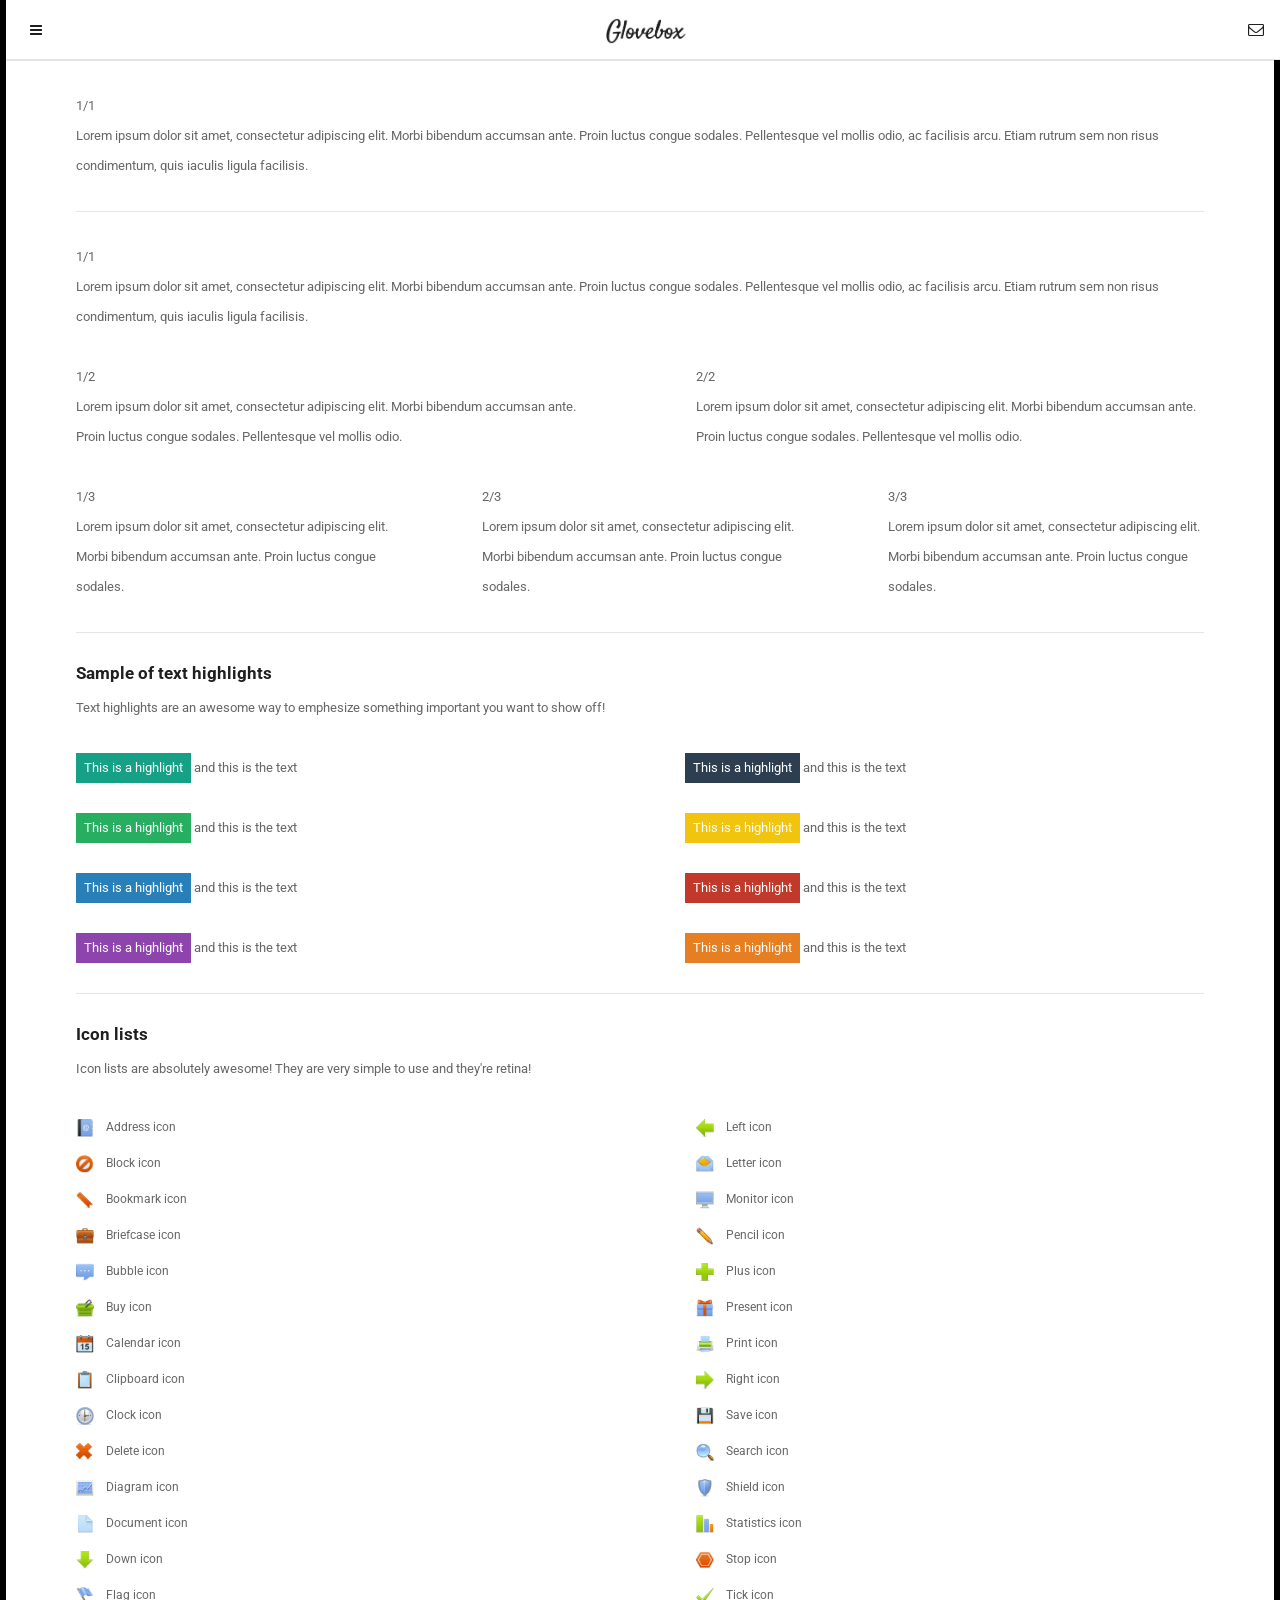
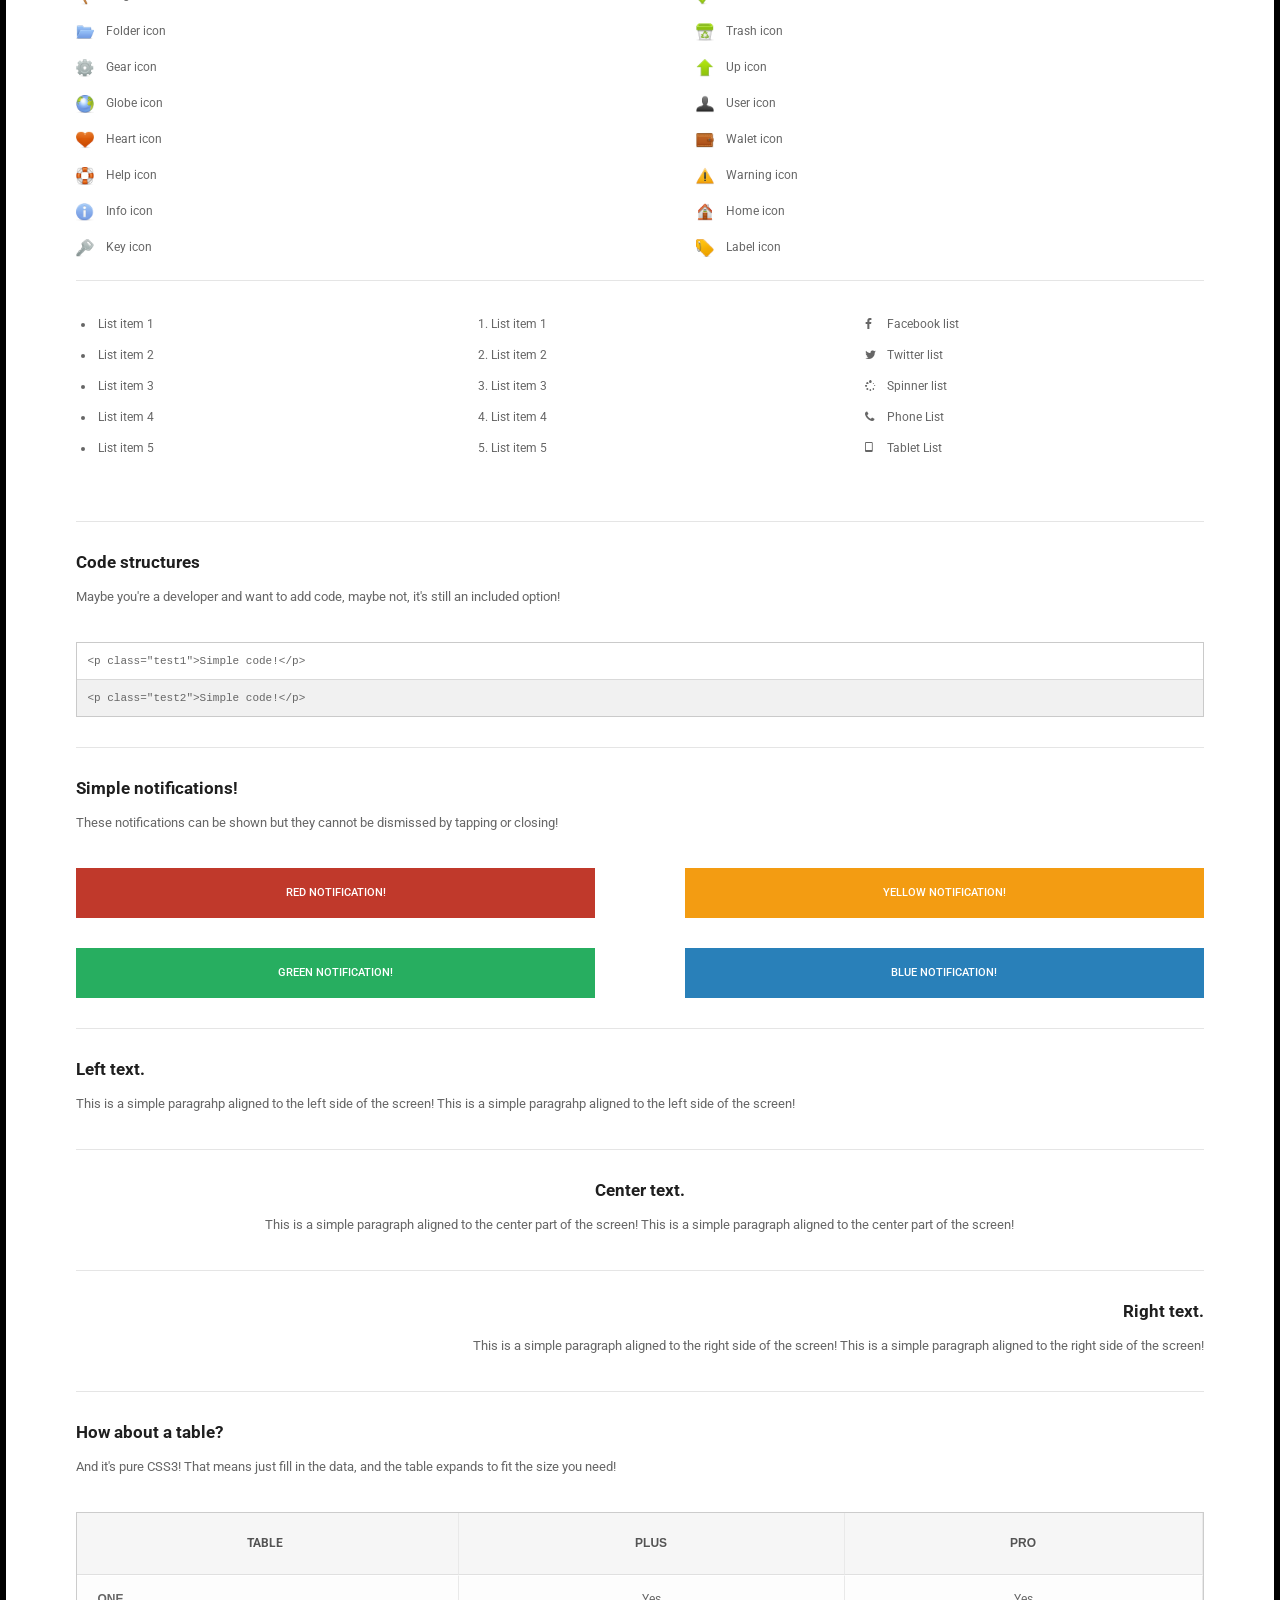
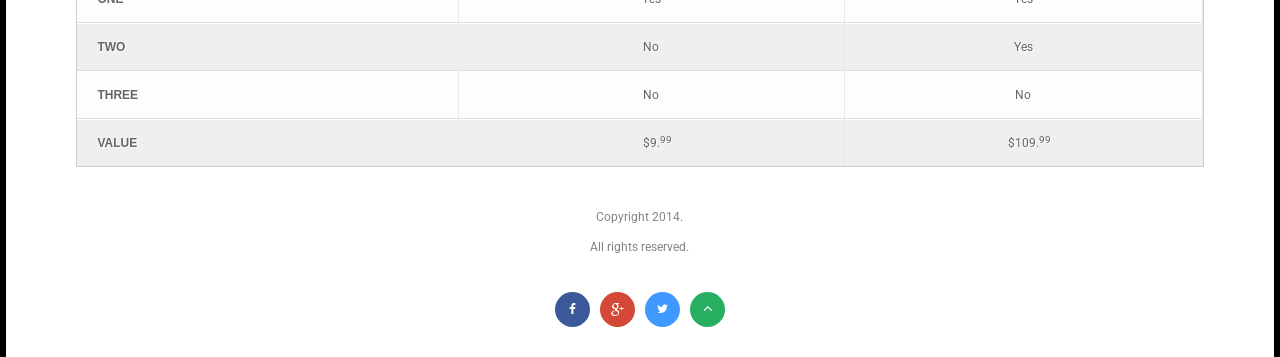
<file: features-type.html>
<!DOCTYPE HTML>
<head>
<meta http-equiv="Content-Type" content="text/html; charset=utf-8" />
<meta name="viewport" content="user-scalable=no, initial-scale=1.0, maximum-scale=1.0 minimal-ui"/>
<meta name="apple-mobile-web-app-capable" content="yes"/>
<meta name="apple-mobile-web-app-status-bar-style" content="black">

<link rel="apple-touch-icon-precomposed" sizes="114x114" href="images/splash/splash-icon.png">
<link rel="apple-touch-startup-image" href="images/splash/splash-screen.png" 			media="screen and (max-device-width: 320px)" />  
<link rel="apple-touch-startup-image" href="images/splash/splash-screen@2x.png" 		media="(max-device-width: 480px) and (-webkit-min-device-pixel-ratio: 2)" /> 
<link rel="apple-touch-startup-image" sizes="640x1096" href="images/splash/splash-screen@3x.png" />
<link rel="apple-touch-startup-image" sizes="1024x748" href="images/splash/splash-screen-ipad-landscape" media="screen and (min-device-width : 481px) and (max-device-width : 1024px) and (orientation : landscape)" />
<link rel="apple-touch-startup-image" sizes="768x1004" href="images/splash/splash-screen-ipad-portrait.png" media="screen and (min-device-width : 481px) and (max-device-width : 1024px) and (orientation : portrait)" />
<link rel="apple-touch-startup-image" sizes="1536x2008" href="images/splash/splash-screen-ipad-portrait-retina.png"   media="(device-width: 768px)	and (orientation: portrait)	and (-webkit-device-pixel-ratio: 2)"/>
<link rel="apple-touch-startup-image" sizes="1496x2048" href="images/splash/splash-screen-ipad-landscape-retina.png"   media="(device-width: 768px)	and (orientation: landscape)	and (-webkit-device-pixel-ratio: 2)"/>

<title>Epsilon Mobile Framework - Version 2.0</title>

<link href="styles/style.css"     		 rel="stylesheet" type="text/css">
<link href="styles/framework.css" 		 rel="stylesheet" type="text/css">
<link href="styles/menu.css" 		 	 rel="stylesheet" type="text/css">
<link href="styles/owl.theme.css" 		 rel="stylesheet" type="text/css">
<link href="styles/swipebox.css"		 rel="stylesheet" type="text/css">
<link href="styles/font-awesome.css"	 rel="stylesheet" type="text/css">
<link href="styles/animate.css"			 rel="stylesheet" type="text/css">

<script type="text/javascript" src="scripts/jquery.js"></script>
<script type="text/javascript" src="scripts/jqueryui.js"></script>
<script type="text/javascript" src="scripts/framework.plugins.js"></script>
<script type="text/javascript" src="scripts/custom.js"></script>

</head>
<body>

<div id="preloader">
	<div id="status">
    	<p class="center-text">
			Loading the content...
            <em>Loading depends on your connection speed!</em>
        </p>
    </div>
</div>

<div class="all-elements">
<div id="perspective" class="perspective effect-airbnb"><!--this houses the entire page, and creates the effect-->
    <div class="header">
        <a href="#" id="showMenu"><i class="fa fa-navicon"></i></a>
        <a href="#" id="pageLogo"><img src="images/logo.png" alt="img"></a>
        <a href="#" id="openMail"><i class="fa fa-envelope-o"></i></a>
    </div> 	
    <div class="outer-nav">
        <div class="inner-nav">
            <div class="nav-item">
                <a href="index.html">
                    <i class="nav-icon fa fa-home"></i>
                    Home
                </a>
            </div>
            <div class="nav-item">
                <a href="#" class="deploy-nav-sub-item active-item">
                    <i class="nav-icon fa fa-cog"></i>
                    Features
                </a>
                <div class="nav-sub-item nav-sub-active">
                    <a class="active-item" href="features-type.html">Type</a>
                    <a href="features-jquery.html">jQuery</a>
                    <a href="features-others.html">Others</a>
                </div>
            </div>
            <div class="nav-item">
                <a href="#" class="deploy-nav-sub-item">
                    <i class="nav-icon fa fa-camera"></i>
                    Gallery
                </a>
                <div class="nav-sub-item">
                    <a href="gallery-wide.html">Thumbs Wide</a>
                    <a href="gallery-round.html">Thumbs Round</a>
                    <a href="gallery-square.html">Thumbs Square</a>
                </div>
            </div>
            <div class="nav-item">
                <a href="#" class="deploy-nav-sub-item">
                    <i class="nav-icon fa fa-picture-o"></i>
                    Portfolio
                </a>
                <div class="nav-sub-item">
                    <a href="portfolio-adaptive.html">Adaptive</a>
                    <a href="portfolio-one.html">One Column</a>
                    <a href="portfolio-two.html">Two Columns</a>
                    <a href="portfolio-wide.html">Wide Columns</a>
                </div>
            </div>
            <div class="nav-item">
                <a href="#" class="deploy-nav-sub-item">
                    <i class="nav-icon fa fa-files-o"></i>
                    Pages
                </a>
                <div class="nav-sub-item">
                    <a href="page-soon.html">Soon Page</a>
                    <a href="page-error.html">Error Page</a>
                    <a href="page-profile.html">Profile Page</a>
                    <a href="page-timeline.html">Timeline Page</a>
                    <a href="page-updates.html">Updates Page</a>
                </div>
            </div>
            <div class="nav-item">
                <a href="contact.html">
                    <i class="nav-icon fa fa-envelope"></i>
                    Contact
                </a>
            </div>
            <div class="nav-item">
                <a id="closeMenu" href="#">
                    <i class="nav-icon fa fa-times"></i>
                    Close
                </a>
            </div>
        </div>
    </div>
    <div class="perspective_container"><!--the "moving to the left" content box-->
        <div class="wrapper"><!-- wrapper needed for scroll -->
         	<div class="header-clear"><i class="fa fa-times"></i></div>
			<div class="decoration"></div>
            
			<div class="content">
                <div class="container no-bottom">
                    <p>
                        1/1<br>
                        Lorem ipsum dolor sit amet, consectetur adipiscing elit. Morbi bibendum accumsan ante.
                        Proin luctus congue sodales. Pellentesque vel mollis odio, ac facilisis arcu. 
                        Etiam rutrum sem non risus condimentum, quis iaculis ligula facilisis.       
                    </p>  
                </div>
                
                
                <div class="decoration"></div>
                <div class="container no-bottom">
                    <p>
                        1/1<br>
                        Lorem ipsum dolor sit amet, consectetur adipiscing elit. Morbi bibendum accumsan ante.
                        Proin luctus congue sodales. Pellentesque vel mollis odio, ac facilisis arcu. 
                        Etiam rutrum sem non risus condimentum, quis iaculis ligula facilisis.       
                    </p>
                    
                    <div class="one-half">
                        <p>
                            1/2<br>
                            Lorem ipsum dolor sit amet, consectetur adipiscing elit. Morbi bibendum accumsan ante.
                            Proin luctus congue sodales. Pellentesque vel mollis odio. 
                         </p>
                    </div>
                    <div class="two-half last-column">
                        <p>
                            2/2<br>
                            Lorem ipsum dolor sit amet, consectetur adipiscing elit. Morbi bibendum accumsan ante.
                            Proin luctus congue sodales. Pellentesque vel mollis odio. 
                        </p>        
                    </div>
                    
                    <div class="one-third">
                        <p>
                            1/3<br>
                            Lorem ipsum dolor sit amet, consectetur adipiscing elit. Morbi bibendum accumsan ante.
                            Proin luctus congue sodales. 
                         </p>
                    </div>
                    <div class="one-third">
                        <p>
                            2/3<br>
                            Lorem ipsum dolor sit amet, consectetur adipiscing elit. Morbi bibendum accumsan ante.
                            Proin luctus congue sodales.  
                        </p>        
                    </div>
                    <div class="one-third last-column">
                        <p>
                            3/3<br>
                            Lorem ipsum dolor sit amet, consectetur adipiscing elit. Morbi bibendum accumsan ante.
                            Proin luctus congue sodales. 
                        </p>        
                    </div>
                </div>
                
                <div class="decoration"></div>
            
                <div class="container no-bottom">
                    <h3>Sample of text highlights</h3>
                    <p>Text highlights are an awesome way to emphesize something important you want to show off!</p>
                    <div class="one-half-responsive">
                        <p><span class="text-highlight highlight-turqoise">This is a highlight</span>and this is the text</p>
                        <p><span class="text-highlight highlight-green">This is a highlight</span>and this is the text</p>
                        <p><span class="text-highlight highlight-blue">This is a highlight</span>and this is the text</p>
                        <p><span class="text-highlight highlight-magenta">This is a highlight</span>and this is the text</p>
                    </div>
                    <div class="one-half-responsive last-column">
                        <p><span class="text-highlight highlight-dark">This is a highlight</span>and this is the text</p>
                        <p><span class="text-highlight highlight-yellow">This is a highlight</span>and this is the text</p>
                        <p><span class="text-highlight highlight-red">This is a highlight</span>and this is the text</p>
                        <p><span class="text-highlight highlight-orange">This is a highlight</span>and this is the text</p>
                    </div>
                </div>  
                
                <div class="decoration"></div>
                
                <div class="container no-bottom">
                    <h3>Icon lists</h3>
                    <p>Icon lists are absolutely awesome! They are very simple to use and they're retina!</p>
                    <div class="one-half">
                        <ul class="icon-list">
                            <li class="address-list">Address icon</li>
                            <li class="block-list">Block icon</li>
                            <li class="bookmark-list">Bookmark icon</li>
                            <li class="briefcase-list">Briefcase icon</li>
                            <li class="bubble-list">Bubble icon</li>
                            <li class="buy-list">Buy icon</li>
                            <li class="calendar-list">Calendar icon</li>
                            <li class="clipboard-list">Clipboard icon</li>
                            <li class="clock-list">Clock icon</li>
                            <li class="delete-list">Delete icon</li>
                            <li class="diagram-list">Diagram icon</li>
                            <li class="document-list">Document icon</li>
                            <li class="down-list">Down icon</li>
                            <li class="flag-list">Flag icon</li>
                            <li class="folder-list">Folder icon</li>
                            <li class="gear-list">Gear icon</li>
                            <li class="globe-list">Globe icon</li>
                            <li class="heart-list">Heart icon</li>
                            <li class="help-list">Help icon</li>
                            <li class="info-list">Info icon</li>
                            <li class="key-list">Key icon</li>              
                        </ul>
                    </div>
                    <div class="one-half last-column">
                        <ul class="icon-list">
                            <li class="left-list">Left icon</li>
                            <li class="letter-list">Letter icon</li>
                            <li class="monitor-list">Monitor icon</li>
                            <li class="pencil-list">Pencil icon</li>
                            <li class="plus-list">Plus icon</li>
                            <li class="present-list">Present icon</li>
                            <li class="print-list">Print icon</li>
                            <li class="right-list">Right icon</li>
                            <li class="save-list">Save icon</li>
                            <li class="search-list">Search icon</li>
                            <li class="shield-list">Shield icon</li>
                            <li class="statistics-list">Statistics icon</li>
                            <li class="stop-list">Stop icon</li>
                            <li class="tick-list">Tick icon</li>
                            <li class="trash-list">Trash icon</li>
                            <li class="up-list">Up icon</li>
                            <li class="user-list">User icon</li>
                            <li class="wallet-list">Walet icon</li>
                            <li class="warning-list">Warning icon</li>
                            <li class="home-list">Home icon</li>
                            <li class="label-list">Label icon</li>  
                        </ul>
                    </div>
                </div>     
                    
                <div class="decoration"></div>
                
                <div class="container">
                    <div class="one-third-responsive">
                        <ul class="normal-list">
                            <li>List item 1</li>
                            <li>List item 2</li>
                            <li>List item 3</li>
                            <li>List item 4</li>
                            <li>List item 5</li>
                        </ul>
                    </div>
                    <div class="one-third-responsive">
                        <ol class="number-list">
                            <li>List item 1</li>
                            <li>List item 2</li>
                            <li>List item 3</li>
                            <li>List item 4</li>
                            <li>List item 5</li>
                        </ol>
                    </div>
                    <div class="one-third-responsive last-column">
                        <ul class="font-icon-list">
                            <li><i class="fa fa-facebook"></i>Facebook list</li>
                            <li><i class="fa fa-twitter"></i>Twitter list</li>
                            <li><i class="fa fa-spinner fa-spin"></i>Spinner list</li>
                            <li><i class="fa fa-phone"></i>Phone List</li>
                            <li><i class="fa fa-tablet"></i>Tablet List</li>
                        </ul>
                    </div>
                </div>
                
                <div class="decoration"></div>
                
                <div class="container no-bottom">
                    <h3>Code structures</h3>
                    <p>Maybe you're a developer and want to add code, maybe not, it's still an included option!</p>
                    <div class="code">
                        <span class="wline"> &lt;p class="test1"&gt;Simple code!&lt;/p&gt;</span>
                        <span class="gline"> &lt;p class="test2"&gt;Simple code!&lt;/p&gt;</span>
                    </div>      
                </div>
                
                <div class="decoration"></div>
                
                <div class="container no-bottom">
                    <h3>Simple notifications!</h3>
                    <p>These notifications can be shown but they cannot be dismissed by tapping or closing!</p>
                    <div class="one-half-responsive">
                        <div class="static-notification-red">
                            <p class="center-text uppercase">Red notification!</p>
                        </div>
                        <div class="static-notification-green">
                            <p class="center-text uppercase">Green notification!</p>
                        </div>
                    </div>
                    <div class="one-half-responsive last-column">
                        <div class="static-notification-yellow">
                            <p class="center-text uppercase">Yellow notification!</p>
                        </div>
                        <div class="static-notification-blue">
                            <p class="center-text uppercase">Blue notification!</p>
                        </div>    
                    </div>
                    <div class="clear"></div>
                </div>   
                
                <div class="decoration"></div>
                
                <div class="container no-bottom">  
                    <h3 class="left-text">Left text.</h3>
                    <p class="left-text">
                        This is a simple paragrahp aligned to the left side of the screen!
                        This is a simple paragrahp aligned to the left side of the screen!
                    </p>
                    
                    <div class="decoration"></div>
                    
                    <h3 class="center-text">Center text.</h3>
                    <p class="center-text">
                        This is a simple paragraph aligned to the center part of the screen!
                        This is a simple paragraph aligned to the center part of the screen!
                    </p>
                    
                    <div class="decoration"></div>
                    
                    <h3 class="right-text">Right text.</h3>
                    <p class="right-text">
                        This is a simple paragraph aligned to the right side of the screen!
                        This is a simple paragraph aligned to the right side of the screen!
                    </p>
                </div>
                
                <div class="decoration"></div>
            
                <div class="container no-bottom">
                   <h3>How about a table?</h3>
                   <p>And it's pure CSS3! That means just fill in the data, and the table expands to fit the size you need!</p>
                   <table cellspacing='0' class="table">
                        <tr>
                            <th>TABLE</th>
                            <th class="table-title">PLUS</th>
                            <th class="table-title">PRO</th>
                        </tr>
                        <tr>
                            <td class="table-sub-title"> ONE</td>
                            <td>Yes</td>
                            <td>Yes</td>
                        </tr>
                        <tr class='even'>
                            <td class="table-sub-title"> TWO</td>
                            <td>No</td>
                            <td>Yes</td>
                        </tr>
                        <tr>
                            <td class="table-sub-title"> THREE</td>
                            <td>No</td>
                            <td>No</td>
                        </tr>
                        <tr class='even'>
                            <td class="table-sub-title">VALUE</td>
                            <td class="price">$9.<sup class="small-price">99</sup></td>
                            <td class="price">$109.<sup class="small-price">99</sup></td>
                        </tr>       
                    </table>
                </div>  
    
                <div class="footer-section">
                    <p class="footer-text">
                        Copyright 2014.<br>
                        All rights reserved.
                    </p>
                    <div class="footer-icons">
                        <a href="#" class="footer-facebook-icon"><i class="fa fa-facebook"></i></a>
                        <a href="#" class="footer-google-icon"><i class="fa fa-google-plus"></i></a>
                        <a href="#" class="footer-twitter-icon"><i class="fa fa-twitter"></i></a>
                        <a href="#" class="footer-up-icon"><i class="fa fa-angle-up"></i></a>
                    </div>
                </div>
        	</div><!--content-->
        </div><!-- wrapper -->
    </div><!-- /perspective container -->
</div><!-- /perspective -->

</div>

<script type="text/javascript" src="scripts/menu.js"></script>

</body>
</html>
</file>
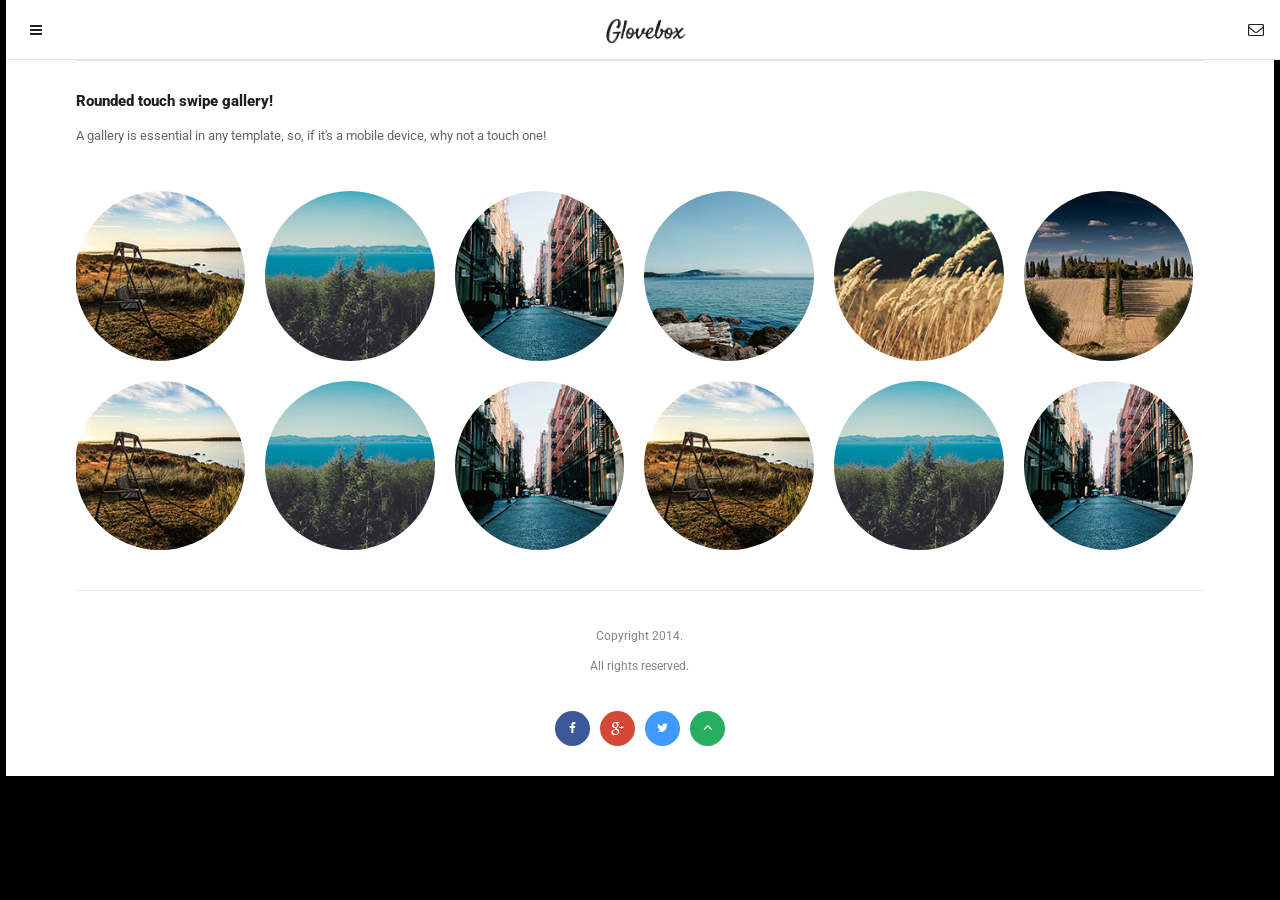
<file: gallery-round.html>
<!DOCTYPE HTML>
<head>
<meta http-equiv="Content-Type" content="text/html; charset=utf-8" />
<meta name="viewport" content="user-scalable=no, initial-scale=1.0, maximum-scale=1.0 minimal-ui"/>
<meta name="apple-mobile-web-app-capable" content="yes"/>
<meta name="apple-mobile-web-app-status-bar-style" content="black">

<link rel="apple-touch-icon-precomposed" sizes="114x114" href="images/splash/splash-icon.png">
<link rel="apple-touch-startup-image" href="images/splash/splash-screen.png" 			media="screen and (max-device-width: 320px)" />  
<link rel="apple-touch-startup-image" href="images/splash/splash-screen@2x.png" 		media="(max-device-width: 480px) and (-webkit-min-device-pixel-ratio: 2)" /> 
<link rel="apple-touch-startup-image" sizes="640x1096" href="images/splash/splash-screen@3x.png" />
<link rel="apple-touch-startup-image" sizes="1024x748" href="images/splash/splash-screen-ipad-landscape" media="screen and (min-device-width : 481px) and (max-device-width : 1024px) and (orientation : landscape)" />
<link rel="apple-touch-startup-image" sizes="768x1004" href="images/splash/splash-screen-ipad-portrait.png" media="screen and (min-device-width : 481px) and (max-device-width : 1024px) and (orientation : portrait)" />
<link rel="apple-touch-startup-image" sizes="1536x2008" href="images/splash/splash-screen-ipad-portrait-retina.png"   media="(device-width: 768px)	and (orientation: portrait)	and (-webkit-device-pixel-ratio: 2)"/>
<link rel="apple-touch-startup-image" sizes="1496x2048" href="images/splash/splash-screen-ipad-landscape-retina.png"   media="(device-width: 768px)	and (orientation: landscape)	and (-webkit-device-pixel-ratio: 2)"/>

<title>Epsilon Mobile Framework - Version 2.0</title>

<link href="styles/style.css"     		 rel="stylesheet" type="text/css">
<link href="styles/framework.css" 		 rel="stylesheet" type="text/css">
<link href="styles/menu.css" 		 	 rel="stylesheet" type="text/css">
<link href="styles/owl.theme.css" 		 rel="stylesheet" type="text/css">
<link href="styles/swipebox.css"		 rel="stylesheet" type="text/css">
<link href="styles/font-awesome.css"	 rel="stylesheet" type="text/css">
<link href="styles/animate.css"			 rel="stylesheet" type="text/css">

<script type="text/javascript" src="scripts/jquery.js"></script>
<script type="text/javascript" src="scripts/jqueryui.js"></script>
<script type="text/javascript" src="scripts/framework.plugins.js"></script>
<script type="text/javascript" src="scripts/custom.js"></script>

</head>
<body>

<div id="preloader">
	<div id="status">
    	<p class="center-text">
			Loading the content...
            <em>Loading depends on your connection speed!</em>
        </p>
    </div>
</div>

<div class="all-elements">
<div id="perspective" class="perspective effect-airbnb"><!--this houses the entire page, and creates the effect-->
    <div class="header">
        <a href="#" id="showMenu"><i class="fa fa-navicon"></i></a>
        <a href="#" id="pageLogo"><img src="images/logo.png" alt="img"></a>
        <a href="#" id="openMail"><i class="fa fa-envelope-o"></i></a>
    </div> 	
    <div class="outer-nav">
        <div class="inner-nav">
            <div class="nav-item">
                <a href="index.html">
                    <i class="nav-icon fa fa-home"></i>
                    Home
                </a>
            </div>
            <div class="nav-item">
                <a href="#" class="deploy-nav-sub-item">
                    <i class="nav-icon fa fa-cog"></i>
                    Features
                </a>
                <div class="nav-sub-item">
                    <a href="features-type.html">Type</a>
                    <a href="features-jquery.html">jQuery</a>
                    <a href="features-others.html">Others</a>
                </div>
            </div>
            <div class="nav-item">
                <a href="#" class="deploy-nav-sub-item active-item">
                    <i class="nav-icon fa fa-camera"></i>
                    Gallery
                </a>
                <div class="nav-sub-item nav-sub-active">
                    <a href="gallery-wide.html">Thumbs Wide</a>
                    <a class="active-item" href="gallery-round.html">Thumbs Round</a>
                    <a href="gallery-square.html">Thumbs Square</a>
                </div>
            </div>
            <div class="nav-item">
                <a href="#" class="deploy-nav-sub-item">
                    <i class="nav-icon fa fa-picture-o"></i>
                    Portfolio
                </a>
                <div class="nav-sub-item">
                    <a href="portfolio-adaptive.html">Adaptive</a>
                    <a href="portfolio-one.html">One Column</a>
                    <a href="portfolio-two.html">Two Columns</a>
                    <a href="portfolio-wide.html">Wide Columns</a>
                </div>
            </div>
            <div class="nav-item">
                <a id="#target" href="#" class="deploy-nav-sub-item">
                    <i class="nav-icon fa fa-files-o"></i>
                    Pages
                </a>
                <div class="nav-sub-item">
                    <a href="page-soon.html">Soon Page</a>
                    <a href="page-error.html">Error Page</a>
                    <a href="page-profile.html">Profile Page</a>
                    <a href="page-timeline.html">Timeline Page</a>
                    <a href="page-updates.html">Updates Page</a>
                </div>
            </div>
            <div class="nav-item">
                <a href="contact.html">
                    <i class="nav-icon fa fa-envelope"></i>
                    Contact
                </a>
            </div>
            <div class="nav-item">
                <a id="closeMenu" href="#">
                    <i class="nav-icon fa fa-times"></i>
                    Close
                </a>
            </div>
        </div>
    </div>
    <div class="perspective_container"><!--the "moving to the left" content box-->
        <div class="wrapper"><!-- wrapper needed for scroll -->
         	<div class="header-clear"><i class="fa fa-times"></i></div>

			<div class="content">
            	<div class="decoration"></div>
                <div class="container no-bottom">
                    <h4>Rounded touch swipe gallery!</h4>
                    <p>A gallery is essential in any template, so, if it's a mobile device, why not a touch one!</p>
                </div>
                <ul class="gallery round-thumb">
                    <li><a class="swipebox" href="images/pictures/1.jpg" title="An awesome gallery!"><img src="images/pictures/1s.jpg" alt="img" /></a></li>
                    <li><a class="swipebox" href="images/pictures/2.jpg" title="An awesome gallery!"><img src="images/pictures/2s.jpg" alt="img" /></a></li>
                    <li><a class="swipebox" href="images/pictures/3.jpg" title="An awesome gallery!"><img src="images/pictures/3s.jpg" alt="img" /></a></li>
                    <li><a class="swipebox" href="images/pictures/1.jpg" title="An awesome gallery!"><img src="images/pictures/4s.jpg" alt="img" /></a></li>
                    <li><a class="swipebox" href="images/pictures/2.jpg" title="An awesome gallery!"><img src="images/pictures/5s.jpg" alt="img" /></a></li>
                    <li><a class="swipebox" href="images/pictures/3.jpg" title="An awesome gallery!"><img src="images/pictures/6s.jpg" alt="img" /></a></li>
                    <li><a class="swipebox" href="images/pictures/1.jpg" title="An awesome gallery!"><img src="images/pictures/1s.jpg" alt="img" /></a></li>
                    <li><a class="swipebox" href="images/pictures/2.jpg" title="An awesome gallery!"><img src="images/pictures/2s.jpg" alt="img" /></a></li>
                    <li><a class="swipebox" href="images/pictures/3.jpg" title="An awesome gallery!"><img src="images/pictures/3s.jpg" alt="img" /></a></li>
                    <li><a class="swipebox" href="images/pictures/1.jpg" title="An awesome gallery!"><img src="images/pictures/1s.jpg" alt="img" /></a></li>
                    <li><a class="swipebox" href="images/pictures/2.jpg" title="An awesome gallery!"><img src="images/pictures/2s.jpg" alt="img" /></a></li>
                    <li><a class="swipebox" href="images/pictures/3.jpg" title="An awesome gallery!"><img src="images/pictures/3s.jpg" alt="img" /></a></li>
                </ul>
            	<div class="decoration"></div>
            </div>

            <div class="footer-section">
                <p class="footer-text">
                    Copyright 2014.<br>
                    All rights reserved.
                </p>
                <div class="footer-icons">
                    <a href="#" class="footer-facebook-icon"><i class="fa fa-facebook"></i></a>
                    <a href="#" class="footer-google-icon"><i class="fa fa-google-plus"></i></a>
                    <a href="#" class="footer-twitter-icon"><i class="fa fa-twitter"></i></a>
                    <a href="#" class="footer-up-icon"><i class="fa fa-angle-up"></i></a>
                </div>
            </div>
        
        </div><!-- wrapper -->
    </div><!-- /perspective container -->
</div><!-- /perspective -->

</div>

<script type="text/javascript" src="scripts/menu.js"></script>

</body>
</html>
</file>
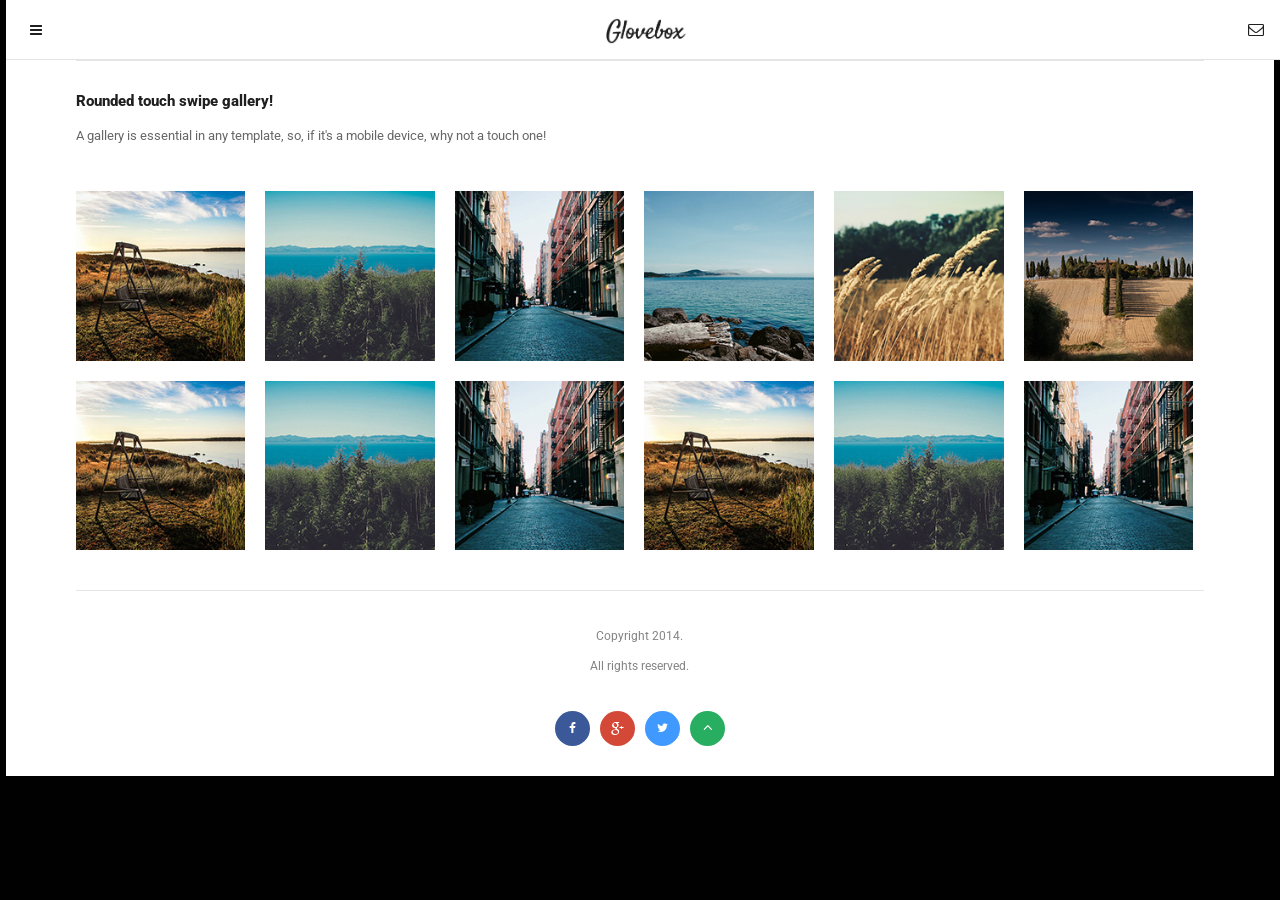
<file: gallery-square.html>
<!DOCTYPE HTML>
<head>
<meta http-equiv="Content-Type" content="text/html; charset=utf-8" />
<meta name="viewport" content="user-scalable=no, initial-scale=1.0, maximum-scale=1.0 minimal-ui"/>
<meta name="apple-mobile-web-app-capable" content="yes"/>
<meta name="apple-mobile-web-app-status-bar-style" content="black">

<link rel="apple-touch-icon-precomposed" sizes="114x114" href="images/splash/splash-icon.png">
<link rel="apple-touch-startup-image" href="images/splash/splash-screen.png" 			media="screen and (max-device-width: 320px)" />  
<link rel="apple-touch-startup-image" href="images/splash/splash-screen@2x.png" 		media="(max-device-width: 480px) and (-webkit-min-device-pixel-ratio: 2)" /> 
<link rel="apple-touch-startup-image" sizes="640x1096" href="images/splash/splash-screen@3x.png" />
<link rel="apple-touch-startup-image" sizes="1024x748" href="images/splash/splash-screen-ipad-landscape" media="screen and (min-device-width : 481px) and (max-device-width : 1024px) and (orientation : landscape)" />
<link rel="apple-touch-startup-image" sizes="768x1004" href="images/splash/splash-screen-ipad-portrait.png" media="screen and (min-device-width : 481px) and (max-device-width : 1024px) and (orientation : portrait)" />
<link rel="apple-touch-startup-image" sizes="1536x2008" href="images/splash/splash-screen-ipad-portrait-retina.png"   media="(device-width: 768px)	and (orientation: portrait)	and (-webkit-device-pixel-ratio: 2)"/>
<link rel="apple-touch-startup-image" sizes="1496x2048" href="images/splash/splash-screen-ipad-landscape-retina.png"   media="(device-width: 768px)	and (orientation: landscape)	and (-webkit-device-pixel-ratio: 2)"/>

<title>Epsilon Mobile Framework - Version 2.0</title>

<link href="styles/style.css"     		 rel="stylesheet" type="text/css">
<link href="styles/framework.css" 		 rel="stylesheet" type="text/css">
<link href="styles/menu.css" 		 	 rel="stylesheet" type="text/css">
<link href="styles/owl.theme.css" 		 rel="stylesheet" type="text/css">
<link href="styles/swipebox.css"		 rel="stylesheet" type="text/css">
<link href="styles/font-awesome.css"	 rel="stylesheet" type="text/css">
<link href="styles/animate.css"			 rel="stylesheet" type="text/css">

<script type="text/javascript" src="scripts/jquery.js"></script>
<script type="text/javascript" src="scripts/jqueryui.js"></script>
<script type="text/javascript" src="scripts/framework.plugins.js"></script>
<script type="text/javascript" src="scripts/custom.js"></script>

</head>
<body>

<div id="preloader">
	<div id="status">
    	<p class="center-text">
			Loading the content...
            <em>Loading depends on your connection speed!</em>
        </p>
    </div>
</div>

<div class="all-elements">
<div id="perspective" class="perspective effect-airbnb"><!--this houses the entire page, and creates the effect-->
    <div class="header">
        <a href="#" id="showMenu"><i class="fa fa-navicon"></i></a>
        <a href="#" id="pageLogo"><img src="images/logo.png" alt="img"></a>
        <a href="#" id="openMail"><i class="fa fa-envelope-o"></i></a>
    </div> 	
    <div class="outer-nav">
        <div class="inner-nav">
            <div class="nav-item">
                <a href="index.html">
                    <i class="nav-icon fa fa-home"></i>
                    Home
                </a>
            </div>
            <div class="nav-item">
                <a href="#" class="deploy-nav-sub-item">
                    <i class="nav-icon fa fa-cog"></i>
                    Features
                </a>
                <div class="nav-sub-item">
                    <a href="features-type.html">Type</a>
                    <a href="features-jquery.html">jQuery</a>
                    <a href="features-others.html">Others</a>
                </div>
            </div>
            <div class="nav-item">
                <a href="#" class="deploy-nav-sub-item active-item">
                    <i class="nav-icon fa fa-camera"></i>
                    Gallery
                </a>
                <div class="nav-sub-item nav-sub-active">
                    <a href="gallery-wide.html">Thumbs Wide</a>
                    <a href="gallery-round.html">Thumbs Round</a>
                    <a class="active-item" href="gallery-square.html">Thumbs Square</a>
                </div>
            </div>
            <div class="nav-item">
                <a href="#" class="deploy-nav-sub-item">
                    <i class="nav-icon fa fa-picture-o"></i>
                    Portfolio
                </a>
                <div class="nav-sub-item">
                    <a href="portfolio-adaptive.html">Adaptive</a>
                    <a href="portfolio-one.html">One Column</a>
                    <a href="portfolio-two.html">Two Columns</a>
                    <a href="portfolio-wide.html">Wide Columns</a>
                </div>
            </div>
            <div class="nav-item">
                <a href="#" class="deploy-nav-sub-item">
                    <i class="nav-icon fa fa-files-o"></i>
                    Pages
                </a>
                <div class="nav-sub-item">
                    <a href="page-soon.html">Soon Page</a>
                    <a href="page-error.html">Error Page</a>
                    <a href="page-profile.html">Profile Page</a>
                    <a href="page-timeline.html">Timeline Page</a>
                    <a href="page-updates.html">Updates Page</a>
                </div>
            </div>
            <div class="nav-item">
                <a href="contact.html">
                    <i class="nav-icon fa fa-envelope"></i>
                    Contact
                </a>
            </div>
            <div class="nav-item">
                <a id="closeMenu" href="#">
                    <i class="nav-icon fa fa-times"></i>
                    Close
                </a>
            </div>
        </div>
    </div>
    <div class="perspective_container"><!--the "moving to the left" content box-->
        <div class="wrapper"><!-- wrapper needed for scroll -->
         	<div class="header-clear"><i class="fa fa-times"></i></div>

			<div class="content">
            	<div class="decoration"></div>
                <div class="container no-bottom">
                    <h4>Rounded touch swipe gallery!</h4>
                    <p>A gallery is essential in any template, so, if it's a mobile device, why not a touch one!</p>
                </div>
                <ul class="gallery square-thumb">
                    <li><a class="swipebox" href="images/pictures/1.jpg" title="An awesome gallery!"><img src="images/pictures/1s.jpg" alt="img" /></a></li>
                    <li><a class="swipebox" href="images/pictures/2.jpg" title="An awesome gallery!"><img src="images/pictures/2s.jpg" alt="img" /></a></li>
                    <li><a class="swipebox" href="images/pictures/3.jpg" title="An awesome gallery!"><img src="images/pictures/3s.jpg" alt="img" /></a></li>
                    <li><a class="swipebox" href="images/pictures/1.jpg" title="An awesome gallery!"><img src="images/pictures/4s.jpg" alt="img" /></a></li>
                    <li><a class="swipebox" href="images/pictures/2.jpg" title="An awesome gallery!"><img src="images/pictures/5s.jpg" alt="img" /></a></li>
                    <li><a class="swipebox" href="images/pictures/3.jpg" title="An awesome gallery!"><img src="images/pictures/6s.jpg" alt="img" /></a></li>
                    <li><a class="swipebox" href="images/pictures/1.jpg" title="An awesome gallery!"><img src="images/pictures/1s.jpg" alt="img" /></a></li>
                    <li><a class="swipebox" href="images/pictures/2.jpg" title="An awesome gallery!"><img src="images/pictures/2s.jpg" alt="img" /></a></li>
                    <li><a class="swipebox" href="images/pictures/3.jpg" title="An awesome gallery!"><img src="images/pictures/3s.jpg" alt="img" /></a></li>
                    <li><a class="swipebox" href="images/pictures/1.jpg" title="An awesome gallery!"><img src="images/pictures/1s.jpg" alt="img" /></a></li>
                    <li><a class="swipebox" href="images/pictures/2.jpg" title="An awesome gallery!"><img src="images/pictures/2s.jpg" alt="img" /></a></li>
                    <li><a class="swipebox" href="images/pictures/3.jpg" title="An awesome gallery!"><img src="images/pictures/3s.jpg" alt="img" /></a></li>
                </ul>
            	<div class="decoration"></div>
            </div>

            <div class="footer-section">
                <p class="footer-text">
                    Copyright 2014.<br>
                    All rights reserved.
                </p>
                <div class="footer-icons">
                    <a href="#" class="footer-facebook-icon"><i class="fa fa-facebook"></i></a>
                    <a href="#" class="footer-google-icon"><i class="fa fa-google-plus"></i></a>
                    <a href="#" class="footer-twitter-icon"><i class="fa fa-twitter"></i></a>
                    <a href="#" class="footer-up-icon"><i class="fa fa-angle-up"></i></a>
                </div>
            </div>
        
        </div><!-- wrapper -->
    </div><!-- /perspective container -->
</div><!-- /perspective -->

</div>

<script type="text/javascript" src="scripts/menu.js"></script>

</body>
</html>
</file>
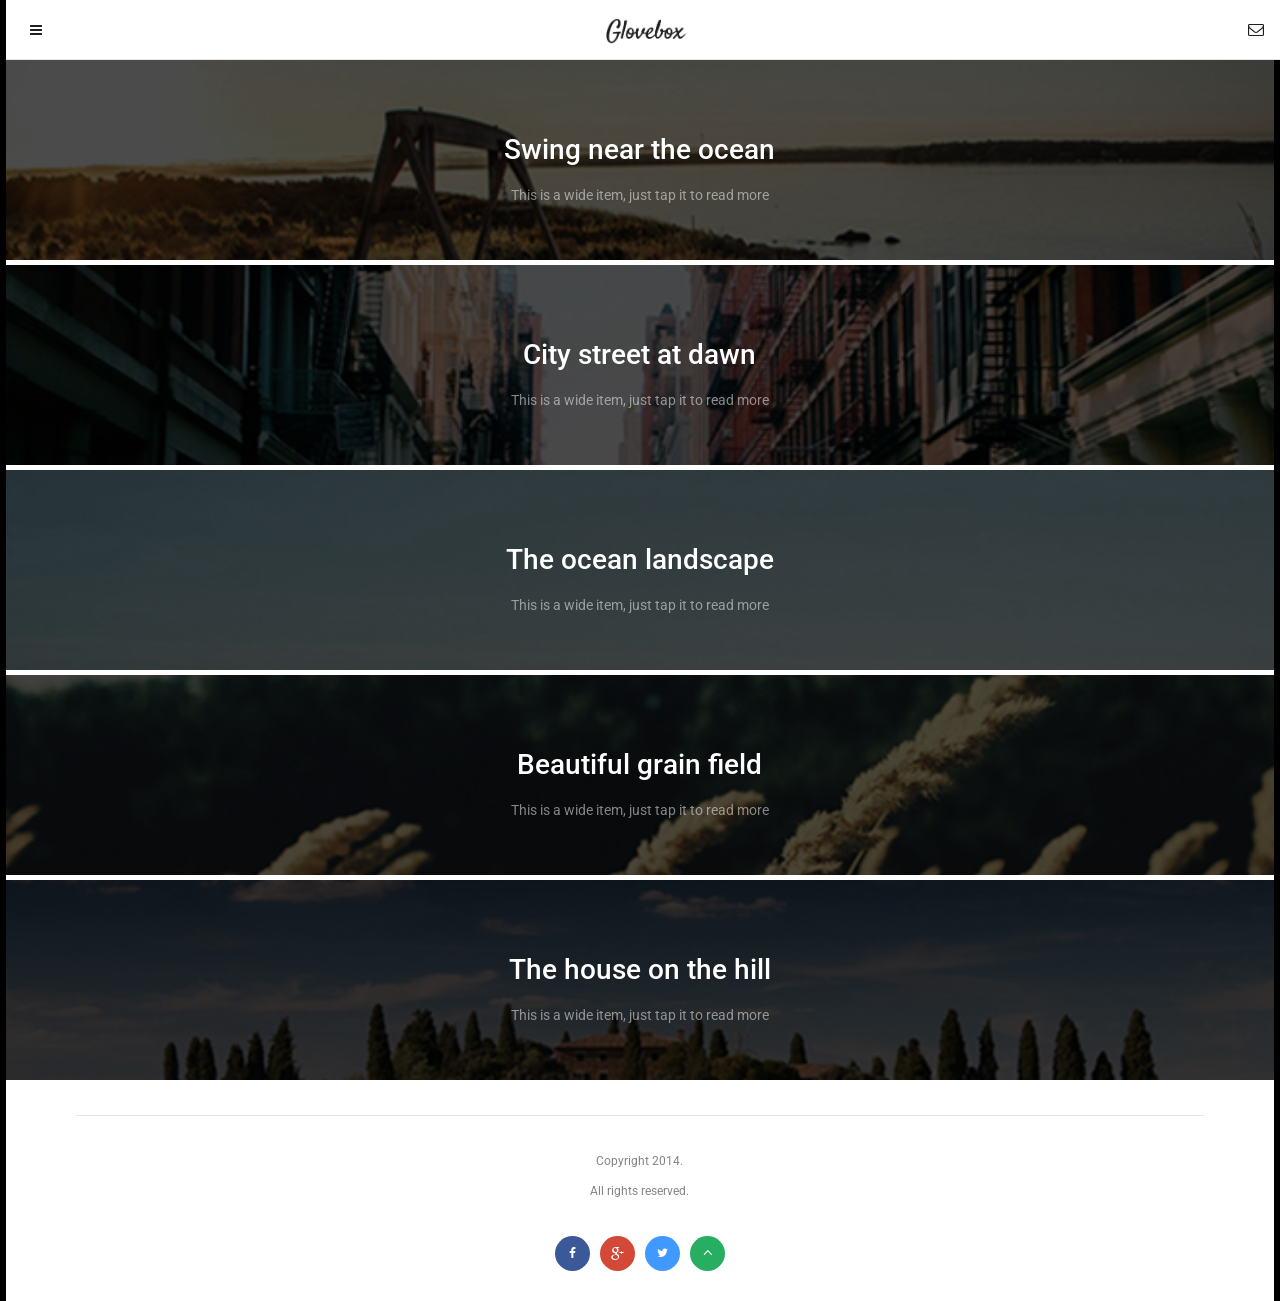
<file: gallery-wide.html>
<!DOCTYPE HTML>
<head>
<meta http-equiv="Content-Type" content="text/html; charset=utf-8" />
<meta name="viewport" content="user-scalable=no, initial-scale=1.0, maximum-scale=1.0 minimal-ui"/>
<meta name="apple-mobile-web-app-capable" content="yes"/>
<meta name="apple-mobile-web-app-status-bar-style" content="black">

<link rel="apple-touch-icon-precomposed" sizes="114x114" href="images/splash/splash-icon.png">
<link rel="apple-touch-startup-image" href="images/splash/splash-screen.png" 			media="screen and (max-device-width: 320px)" />  
<link rel="apple-touch-startup-image" href="images/splash/splash-screen@2x.png" 		media="(max-device-width: 480px) and (-webkit-min-device-pixel-ratio: 2)" /> 
<link rel="apple-touch-startup-image" sizes="640x1096" href="images/splash/splash-screen@3x.png" />
<link rel="apple-touch-startup-image" sizes="1024x748" href="images/splash/splash-screen-ipad-landscape" media="screen and (min-device-width : 481px) and (max-device-width : 1024px) and (orientation : landscape)" />
<link rel="apple-touch-startup-image" sizes="768x1004" href="images/splash/splash-screen-ipad-portrait.png" media="screen and (min-device-width : 481px) and (max-device-width : 1024px) and (orientation : portrait)" />
<link rel="apple-touch-startup-image" sizes="1536x2008" href="images/splash/splash-screen-ipad-portrait-retina.png"   media="(device-width: 768px)	and (orientation: portrait)	and (-webkit-device-pixel-ratio: 2)"/>
<link rel="apple-touch-startup-image" sizes="1496x2048" href="images/splash/splash-screen-ipad-landscape-retina.png"   media="(device-width: 768px)	and (orientation: landscape)	and (-webkit-device-pixel-ratio: 2)"/>

<title>Epsilon Mobile Framework - Version 2.0</title>

<link href="styles/style.css"     		 rel="stylesheet" type="text/css">
<link href="styles/framework.css" 		 rel="stylesheet" type="text/css">
<link href="styles/menu.css" 		 	 rel="stylesheet" type="text/css">
<link href="styles/owl.theme.css" 		 rel="stylesheet" type="text/css">
<link href="styles/swipebox.css"		 rel="stylesheet" type="text/css">
<link href="styles/font-awesome.css"	 rel="stylesheet" type="text/css">
<link href="styles/animate.css"			 rel="stylesheet" type="text/css">

<script type="text/javascript" src="scripts/jquery.js"></script>
<script type="text/javascript" src="scripts/jqueryui.js"></script>
<script type="text/javascript" src="scripts/framework.plugins.js"></script>
<script type="text/javascript" src="scripts/custom.js"></script>

</head>
<body>

<div id="preloader">
	<div id="status">
    	<p class="center-text">
			Loading the content...
            <em>Loading depends on your connection speed!</em>
        </p>
    </div>
</div>

<div class="all-elements">
<div id="perspective" class="perspective effect-airbnb"><!--this houses the entire page, and creates the effect-->
    <div class="header">
        <a href="#" id="showMenu"><i class="fa fa-navicon"></i></a>
        <a href="#" id="pageLogo"><img src="images/logo.png" alt="img"></a>
        <a href="#" id="openMail"><i class="fa fa-envelope-o"></i></a>
    </div> 	
    <div class="outer-nav">
        <div class="inner-nav">
            <div class="nav-item">
                <a href="index.html">
                    <i class="nav-icon fa fa-home"></i>
                    Home
                </a>
            </div>
            <div class="nav-item">
                <a href="#" class="deploy-nav-sub-item">
                    <i class="nav-icon fa fa-cog"></i>
                    Features
                </a>
                <div class="nav-sub-item">
                    <a href="features-type.html">Type</a>
                    <a href="features-jquery.html">jQuery</a>
                    <a href="features-others.html">Others</a>
                </div>
            </div>
            <div class="nav-item">
                <a href="#" class="deploy-nav-sub-item active-item">
                    <i class="nav-icon fa fa-camera"></i>
                    Gallery
                </a>
                <div class="nav-sub-item nav-sub-active">
                    <a class="active-item" href="gallery-wide.html">Thumbs Wide</a>
                    <a href="gallery-round.html">Thumbs Round</a>
                    <a href="gallery-square.html">Thumbs Square</a>
                </div>
            </div>
            <div class="nav-item">
                <a href="#" class="deploy-nav-sub-item">
                    <i class="nav-icon fa fa-picture-o"></i>
                    Portfolio
                </a>
                <div class="nav-sub-item">
                    <a href="portfolio-adaptive.html">Adaptive</a>
                    <a href="portfolio-one.html">One Column</a>
                    <a href="portfolio-two.html">Two Columns</a>
                    <a href="portfolio-wide.html">Wide Columns</a>
                </div>
            </div>
            <div class="nav-item">
                <a href="#" class="deploy-nav-sub-item">
                    <i class="nav-icon fa fa-files-o"></i>
                    Pages
                </a>
                <div class="nav-sub-item">
                    <a href="page-soon.html">Soon Page</a>
                    <a href="page-error.html">Error Page</a>
                    <a href="page-profile.html">Profile Page</a>
                    <a href="page-timeline.html">Timeline Page</a>
                    <a href="page-updates.html">Updates Page</a>
                </div>
            </div>
            <div class="nav-item">
                <a href="contact.html">
                    <i class="nav-icon fa fa-envelope"></i>
                    Contact
                </a>
            </div>
            <div class="nav-item">
                <a id="closeMenu" href="#">
                    <i class="nav-icon fa fa-times"></i>
                    Close
                </a>
            </div>
        </div>
    </div>
    <div class="perspective_container"><!--the "moving to the left" content box-->
        <div class="wrapper"><!-- wrapper needed for scroll -->
         	<div class="header-clear"><i class="fa fa-times"></i></div>

            <div class="portfolio-wide full-bottom">
                <a href="images/pictures/1.jpg" class="swipebox portfolio-wide-item">
                    <h3>Swing near the ocean</h3>
                    <p>This is a wide item, just tap it to read more</p>
                    <div class="overlay"></div>
                    <img class="responsive-image" src="images/pictures/1ww.jpg" alt="img">
                </a>
                 <a href="images/pictures/3.jpg" class="swipebox portfolio-wide-item">
                    <h3>City street at dawn</h3>
                    <p>This is a wide item, just tap it to read more</p>
                    <div class="overlay"></div>
                    <img class="responsive-image" src="images/pictures/3ww.jpg" alt="img">
                </a>
                <a href="images/pictures/3.jpg" class="swipebox portfolio-wide-item">
                    <h3>The ocean landscape</h3>
                    <p>This is a wide item, just tap it to read more</p>
                    <div class="overlay"></div>
                    <img class="responsive-image" src="images/pictures/4ww.jpg" alt="img">
                </a>
                 <a href="images/pictures/4.jpg" class="swipebox portfolio-wide-item">
                    <h3>Beautiful grain field</h3>
                    <p>This is a wide item, just tap it to read more</p>
                    <div class="overlay"></div>
                    <img class="responsive-image" src="images/pictures/5ww.jpg" alt="img">
                </a>
                 <a href="images/pictures/5.jpg" class="swipebox portfolio-wide-item">
                    <h3>The house on the hill</h3>
                    <p>This is a wide item, just tap it to read more</p>
                    <div class="overlay"></div>
                    <img class="responsive-image" src="images/pictures/6ww.jpg" alt="img">
                </a>
            </div>
            
            <div class="content">
            	<div class="decoration"></div>
            </div>

            <div class="footer-section">
                <p class="footer-text">
                    Copyright 2014.<br>
                    All rights reserved.
                </p>
                <div class="footer-icons">
                    <a href="#" class="footer-facebook-icon"><i class="fa fa-facebook"></i></a>
                    <a href="#" class="footer-google-icon"><i class="fa fa-google-plus"></i></a>
                    <a href="#" class="footer-twitter-icon"><i class="fa fa-twitter"></i></a>
                    <a href="#" class="footer-up-icon"><i class="fa fa-angle-up"></i></a>
                </div>
            </div>
        
        </div><!-- wrapper -->
    </div><!-- /perspective container -->
</div><!-- /perspective -->

</div>

<script type="text/javascript" src="scripts/menu.js"></script>

</body>
</html>
</file>
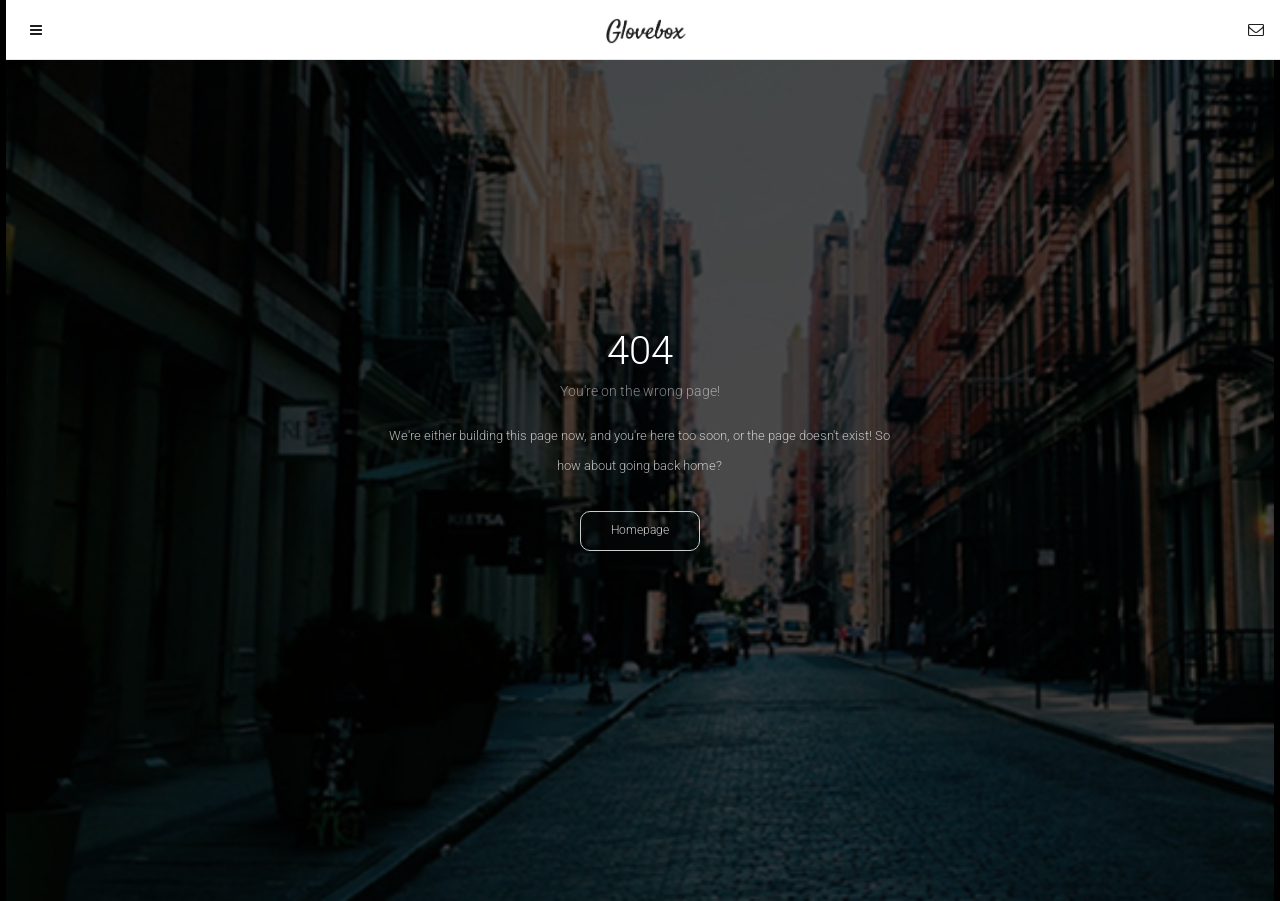
<file: page-error.html>
<!DOCTYPE HTML>
<head>
<meta http-equiv="Content-Type" content="text/html; charset=utf-8" />
<meta name="viewport" content="user-scalable=no, initial-scale=1.0, maximum-scale=1.0 minimal-ui"/>
<meta name="apple-mobile-web-app-capable" content="yes"/>
<meta name="apple-mobile-web-app-status-bar-style" content="black">

<link rel="apple-touch-icon-precomposed" sizes="114x114" href="images/splash/splash-icon.png">
<link rel="apple-touch-startup-image" href="images/splash/splash-screen.png" 			media="screen and (max-device-width: 320px)" />  
<link rel="apple-touch-startup-image" href="images/splash/splash-screen@2x.png" 		media="(max-device-width: 480px) and (-webkit-min-device-pixel-ratio: 2)" /> 
<link rel="apple-touch-startup-image" sizes="640x1096" href="images/splash/splash-screen@3x.png" />
<link rel="apple-touch-startup-image" sizes="1024x748" href="images/splash/splash-screen-ipad-landscape" media="screen and (min-device-width : 481px) and (max-device-width : 1024px) and (orientation : landscape)" />
<link rel="apple-touch-startup-image" sizes="768x1004" href="images/splash/splash-screen-ipad-portrait.png" media="screen and (min-device-width : 481px) and (max-device-width : 1024px) and (orientation : portrait)" />
<link rel="apple-touch-startup-image" sizes="1536x2008" href="images/splash/splash-screen-ipad-portrait-retina.png"   media="(device-width: 768px)	and (orientation: portrait)	and (-webkit-device-pixel-ratio: 2)"/>
<link rel="apple-touch-startup-image" sizes="1496x2048" href="images/splash/splash-screen-ipad-landscape-retina.png"   media="(device-width: 768px)	and (orientation: landscape)	and (-webkit-device-pixel-ratio: 2)"/>

<title>Epsilon Mobile Framework - Version 2.0</title>

<link href="styles/style.css"     		 rel="stylesheet" type="text/css">
<link href="styles/framework.css" 		 rel="stylesheet" type="text/css">
<link href="styles/menu.css" 		 	 rel="stylesheet" type="text/css">
<link href="styles/owl.theme.css" 		 rel="stylesheet" type="text/css">
<link href="styles/swipebox.css"		 rel="stylesheet" type="text/css">
<link href="styles/font-awesome.css"	 rel="stylesheet" type="text/css">
<link href="styles/animate.css"			 rel="stylesheet" type="text/css">

<script type="text/javascript" src="scripts/jquery.js"></script>
<script type="text/javascript" src="scripts/jqueryui.js"></script>
<script type="text/javascript" src="scripts/framework.plugins.js"></script>
<script type="text/javascript" src="scripts/custom.js"></script>

</head>
<body>

<div id="preloader">
	<div id="status">
    	<p class="center-text">
			Loading the content...
            <em>Loading depends on your connection speed!</em>
        </p>
    </div>
</div>

<div class="all-elements">
<div id="perspective" class="perspective effect-airbnb"><!--this houses the entire page, and creates the effect-->
    <div class="header">
        <a href="#" id="showMenu"><i class="fa fa-navicon"></i></a>
        <a href="#" id="pageLogo"><img src="images/logo.png" alt="img"></a>
        <a href="#" id="openMail"><i class="fa fa-envelope-o"></i></a>
    </div> 	
    <div class="outer-nav">
        <div class="inner-nav">
            <div class="nav-item">
                <a href="index.html">
                    <i class="nav-icon fa fa-home"></i>
                    Home
                </a>
            </div>
            <div class="nav-item">
                <a href="#" class="deploy-nav-sub-item">
                    <i class="nav-icon fa fa-cog"></i>
                    Features
                </a>
                <div class="nav-sub-item">
                    <a href="features-type.html">Type</a>
                    <a href="features-jquery.html">jQuery</a>
                    <a href="features-others.html">Others</a>
                </div>
            </div>
            <div class="nav-item">
                <a href="#" class="deploy-nav-sub-item">
                    <i class="nav-icon fa fa-camera"></i>
                    Gallery
                </a>
                <div class="nav-sub-item">
                    <a href="gallery-wide.html">Thumbs Wide</a>
                    <a href="gallery-round.html">Thumbs Round</a>
                    <a href="gallery-square.html">Thumbs Square</a>
                </div>
            </div>
            <div class="nav-item">
                <a href="#" class="deploy-nav-sub-item">
                    <i class="nav-icon fa fa-picture-o"></i>
                    Portfolio
                </a>
                <div class="nav-sub-item">
                    <a href="portfolio-adaptive.html">Adaptive</a>
                    <a href="portfolio-one.html">One Column</a>
                    <a href="portfolio-two.html">Two Columns</a>
                    <a href="portfolio-wide.html">Wide Columns</a>
                </div>
            </div>
            <div class="nav-item">
                <a href="#" class="deploy-nav-sub-item active-item">
                    <i class="nav-icon fa fa-files-o"></i>
                    Pages
                </a>
                <div class="nav-sub-item nav-sub-active">
                    <a href="page-soon.html">Soon Page</a>
                    <a class="active-item" href="page-error.html">Error Page</a>
                    <a href="page-profile.html">Profile Page</a>
                    <a href="page-timeline.html">Timeline Page</a>
                    <a href="page-updates.html">Updates Page</a>
                </div>
            </div>
            <div class="nav-item">
                <a href="contact.html">
                    <i class="nav-icon fa fa-envelope"></i>
                    Contact
                </a>
            </div>
            <div class="nav-item">
                <a id="closeMenu" href="#">
                    <i class="nav-icon fa fa-times"></i>
                    Close
                </a>
            </div>
        </div>
    </div>
    <div class="perspective_container"><!--the "moving to the left" content box-->
        <div class="wrapper"><!-- wrapper needed for scroll -->
            <div class="coverpage coverpage-bg3 coverpage-error">
            	<div class="header-clear"></div>
                <div class="coverpage-content">
                    <h1>404</h1>
                    <h4>You're on the wrong page!</h4>
                    <p>
                        We're either building this page now, and you're 
                        here too soon, or the page doesn't exist! So
                        how about going back home?
                    </p>
                    <a class="coverpage-button" href="#">Homepage</a>
                </div>
                <div class="overlay"></div>
            </div>       
        </div><!-- wrapper -->
    </div><!-- /perspective container -->
</div><!-- /perspective -->

</div>

<script type="text/javascript" src="scripts/menu.js"></script>

</body>
</html>
</file>
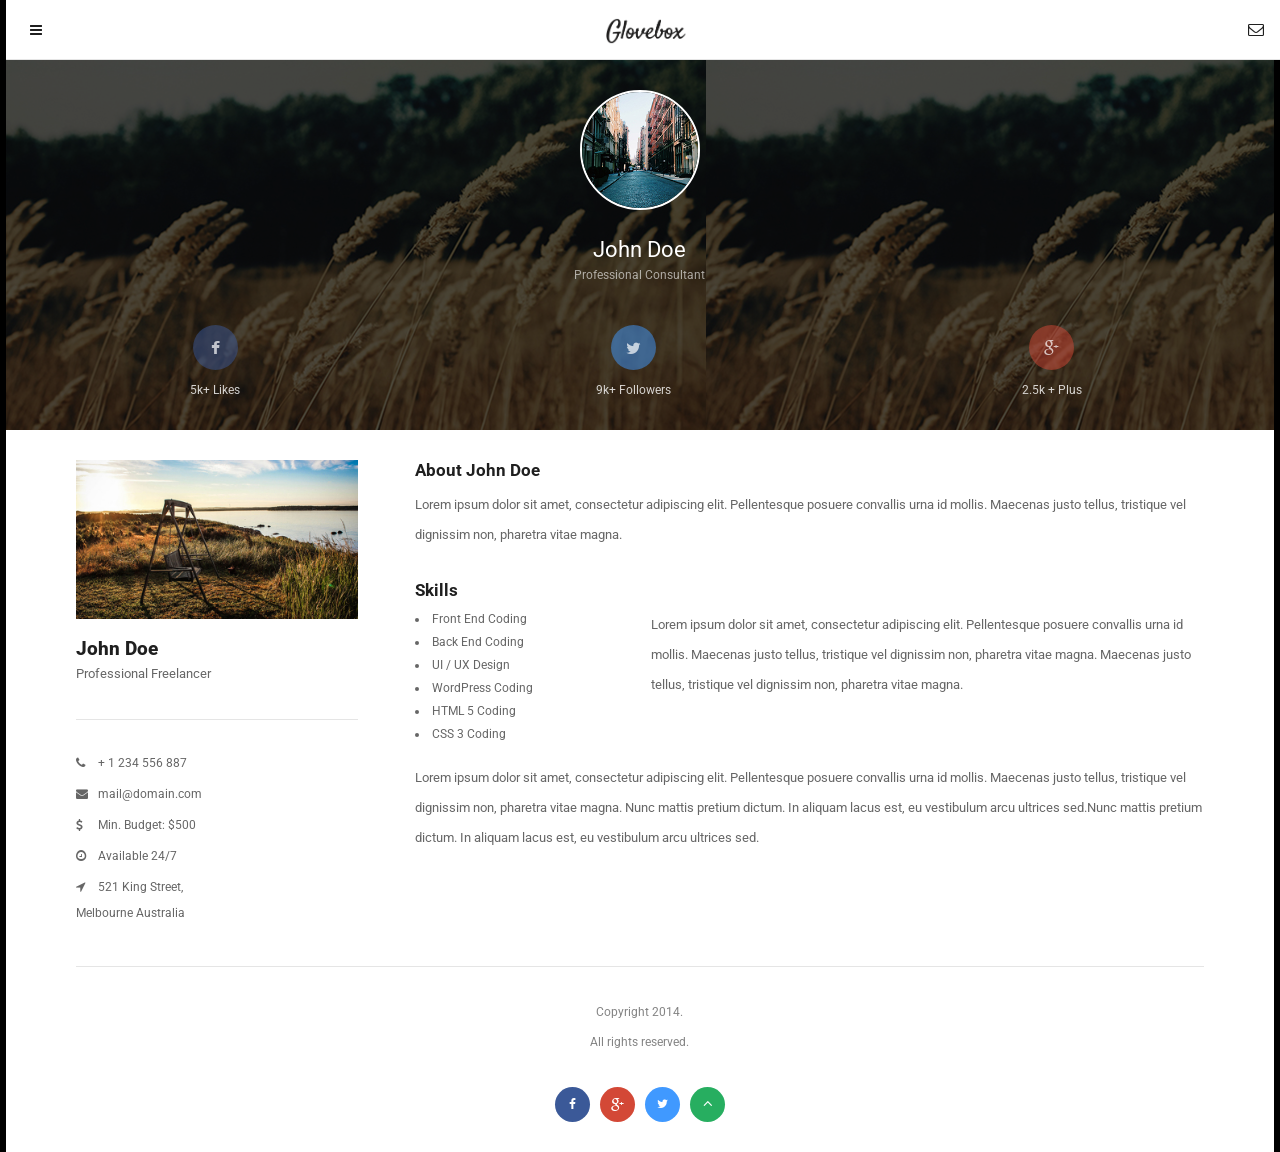
<file: page-profile.html>
<!DOCTYPE HTML>
<head>
<meta http-equiv="Content-Type" content="text/html; charset=utf-8" />
<meta name="viewport" content="user-scalable=no, initial-scale=1.0, maximum-scale=1.0 minimal-ui"/>
<meta name="apple-mobile-web-app-capable" content="yes"/>
<meta name="apple-mobile-web-app-status-bar-style" content="black">

<link rel="apple-touch-icon-precomposed" sizes="114x114" href="images/splash/splash-icon.png">
<link rel="apple-touch-startup-image" href="images/splash/splash-screen.png" 			media="screen and (max-device-width: 320px)" />  
<link rel="apple-touch-startup-image" href="images/splash/splash-screen@2x.png" 		media="(max-device-width: 480px) and (-webkit-min-device-pixel-ratio: 2)" /> 
<link rel="apple-touch-startup-image" sizes="640x1096" href="images/splash/splash-screen@3x.png" />
<link rel="apple-touch-startup-image" sizes="1024x748" href="images/splash/splash-screen-ipad-landscape" media="screen and (min-device-width : 481px) and (max-device-width : 1024px) and (orientation : landscape)" />
<link rel="apple-touch-startup-image" sizes="768x1004" href="images/splash/splash-screen-ipad-portrait.png" media="screen and (min-device-width : 481px) and (max-device-width : 1024px) and (orientation : portrait)" />
<link rel="apple-touch-startup-image" sizes="1536x2008" href="images/splash/splash-screen-ipad-portrait-retina.png"   media="(device-width: 768px)	and (orientation: portrait)	and (-webkit-device-pixel-ratio: 2)"/>
<link rel="apple-touch-startup-image" sizes="1496x2048" href="images/splash/splash-screen-ipad-landscape-retina.png"   media="(device-width: 768px)	and (orientation: landscape)	and (-webkit-device-pixel-ratio: 2)"/>

<title>Epsilon Mobile Framework - Version 2.0</title>

<link href="styles/style.css"     		 rel="stylesheet" type="text/css">
<link href="styles/framework.css" 		 rel="stylesheet" type="text/css">
<link href="styles/menu.css" 		 	 rel="stylesheet" type="text/css">
<link href="styles/owl.theme.css" 		 rel="stylesheet" type="text/css">
<link href="styles/swipebox.css"		 rel="stylesheet" type="text/css">
<link href="styles/font-awesome.css"	 rel="stylesheet" type="text/css">
<link href="styles/animate.css"			 rel="stylesheet" type="text/css">

<script type="text/javascript" src="scripts/jquery.js"></script>
<script type="text/javascript" src="scripts/jqueryui.js"></script>
<script type="text/javascript" src="scripts/framework.plugins.js"></script>
<script type="text/javascript" src="scripts/custom.js"></script>

</head>
<body>

<div id="preloader">
	<div id="status">
    	<p class="center-text">
			Loading the content...
            <em>Loading depends on your connection speed!</em>
        </p>
    </div>
</div>

<div class="all-elements">
<div id="perspective" class="perspective effect-airbnb"><!--this houses the entire page, and creates the effect-->
    <div class="header">
        <a href="#" id="showMenu"><i class="fa fa-navicon"></i></a>
        <a href="#" id="pageLogo"><img src="images/logo.png" alt="img"></a>
        <a href="#" id="openMail"><i class="fa fa-envelope-o"></i></a>
    </div> 	
    <div class="outer-nav">
        <div class="inner-nav">
            <div class="nav-item">
                <a href="index.html">
                    <i class="nav-icon fa fa-home"></i>
                    Home
                </a>
            </div>
            <div class="nav-item">
                <a href="#" class="deploy-nav-sub-item">
                    <i class="nav-icon fa fa-cog"></i>
                    Features
                </a>
                <div class="nav-sub-item">
                    <a href="features-type.html">Type</a>
                    <a href="features-jquery.html">jQuery</a>
                    <a href="features-others.html">Others</a>
                </div>
            </div>
            <div class="nav-item">
                <a href="#" class="deploy-nav-sub-item">
                    <i class="nav-icon fa fa-camera"></i>
                    Gallery
                </a>
                <div class="nav-sub-item">
                    <a href="gallery-wide.html">Thumbs Wide</a>
                    <a href="gallery-round.html">Thumbs Round</a>
                    <a href="gallery-square.html">Thumbs Square</a>
                </div>
            </div>
            <div class="nav-item">
                <a href="#" class="deploy-nav-sub-item">
                    <i class="nav-icon fa fa-picture-o"></i>
                    Portfolio
                </a>
                <div class="nav-sub-item">
                    <a href="portfolio-adaptive.html">Adaptive</a>
                    <a href="portfolio-one.html">One Column</a>
                    <a href="portfolio-two.html">Two Columns</a>
                    <a href="portfolio-wide.html">Wide Columns</a>
                </div>
            </div>
            <div class="nav-item">
                <a href="#" class="deploy-nav-sub-item active-item">
                    <i class="nav-icon fa fa-files-o"></i>
                    Pages
                </a>
                <div class="nav-sub-item nav-sub-active">
                    <a href="page-soon.html">Soon Page</a>
                    <a href="page-error.html">Error Page</a>
                    <a class="active-item" href="page-profile.html">Profile Page</a>
                    <a href="page-timeline.html">Timeline Page</a>
                    <a href="page-updates.html">Updates Page</a>
                </div>
            </div>
            <div class="nav-item">
                <a href="contact.html">
                    <i class="nav-icon fa fa-envelope"></i>
                    Contact
                </a>
            </div>
            <div class="nav-item">
                <a id="closeMenu" href="#">
                    <i class="nav-icon fa fa-times"></i>
                    Close
                </a>
            </div>
        </div>
    </div>
    <div class="header-clear"></div>
    <div class="perspective_container"><!--the "moving to the left" content box-->
        <div class="wrapper"><!-- wrapper needed for scroll -->
        <div class="profile-header full-bottom">
            <div class="profile-header-contents">
                <img class="profile-header-logo" src="images/pictures/3s.jpg" alt="img">
                <h4 class="profile-header-heading">John Doe</h4>
                <em class="profile-header-subheading">Professional Consultant</em>
                <div class="profile-header-socials">
                    <a href="#">
                        <i class="fa fa-facebook"></i>
                        5k+ Likes
                    </a>
                    <a href="#">
                        <i class="fa fa-twitter"></i>
                        9k+ Followers   
                    </a>
                    <a href="#">
                        <i class="fa fa-google-plus"></i>
                        2.5k + Plus
                    </a>
                </div>
            </div>
            <div class="profile-header-background"></div>
            <div class="profile-header-overlay"></div>
        </div>
        
        <div class="content">
            <div class="container no-bottom">
                <div class="sidebar-left-small staff-sidebar-small">
                    <img src="images/pictures/1.jpg" class="responsive-image" alt="img">
                    <h2 class="no-bottom">John Doe</h2>
                    <p>Professional Freelancer</p>
                    <div class="decoration"></div>
                    <ul class="font-icon-list">
                        <li><a href="#"><i class="fa fa-phone"></i>+ 1 234 556 887</a></li>
                        <li><a href="#"><i class="fa fa-envelope"></i>mail@domain.com</a></li>
                        <li><a href="#"><i class="fa fa-dollar"></i>Min. Budget: $500</a></li>
                        <li><a href="#"><i class="fa fa-clock-o"></i>Available 24/7</a></li>
                        <li>
                            <a href="#">
                                <i class="fa fa-location-arrow"></i>521 King Street, <br>Melbourne Australia
                            </a>
                        </li>
                    </ul>
                    <br>
                </div>
                <div class="decoration hide-if-responsive"></div>
                <div class="sidebar-right-big">
                    <h3>About John Doe</h3>
                    <p>
                        Lorem ipsum dolor sit amet, consectetur adipiscing elit. Pellentesque posuere 
                        convallis urna id mollis. Maecenas justo tellus, tristique vel dignissim non, 
                        pharetra vitae magna.
                    </p>
                    <h3>Skills</h3>
                    <div class="sidebar-left-small">
                        <ul>
                            <li>Front End Coding</li>
                            <li>Back End Coding</li>
                            <li>UI / UX Design </li>
                            <li>WordPress Coding</li>
                            <li>HTML 5 Coding</li>
                            <li>CSS 3 Coding</li>
                        </ul>
                    </div>
                    <div class="sidebar-right-big">
                        <p>
                            Lorem ipsum dolor sit amet, consectetur adipiscing elit. Pellentesque posuere 
                            convallis urna id mollis. Maecenas justo tellus, tristique vel dignissim non, 
                            pharetra vitae magna. Maecenas justo tellus, tristique vel dignissim non, 
                            pharetra vitae magna.
                        </p>
                    </div>
                    <div class="clear"></div>
                    <p>
                        Lorem ipsum dolor sit amet, consectetur adipiscing elit. Pellentesque posuere 
                        convallis urna id mollis. Maecenas justo tellus, tristique vel dignissim non, 
                        pharetra vitae magna. Nunc mattis pretium dictum. In aliquam lacus est, eu 
                        vestibulum arcu ultrices sed.Nunc mattis pretium dictum. In aliquam lacus est, eu 
                        vestibulum arcu ultrices sed. 
                    </p>
                </div>
            </div>
            
            <div class="decoration"></div>
            
            <div class="footer-section">
                <p class="footer-text">
                    Copyright 2014.<br>
                    All rights reserved.
                </p>
                <div class="footer-icons">
                    <a href="#" class="footer-facebook-icon"><i class="fa fa-facebook"></i></a>
                    <a href="#" class="footer-google-icon"><i class="fa fa-google-plus"></i></a>
                    <a href="#" class="footer-twitter-icon"><i class="fa fa-twitter"></i></a>
                    <a href="#" class="footer-up-icon"><i class="fa fa-angle-up"></i></a>
                </div>
            </div>
            
        </div>         

      
        </div><!-- wrapper -->
    </div><!-- /perspective container -->
</div><!-- /perspective -->

</div>

<script type="text/javascript" src="scripts/menu.js"></script>

</body>
</html>
</file>
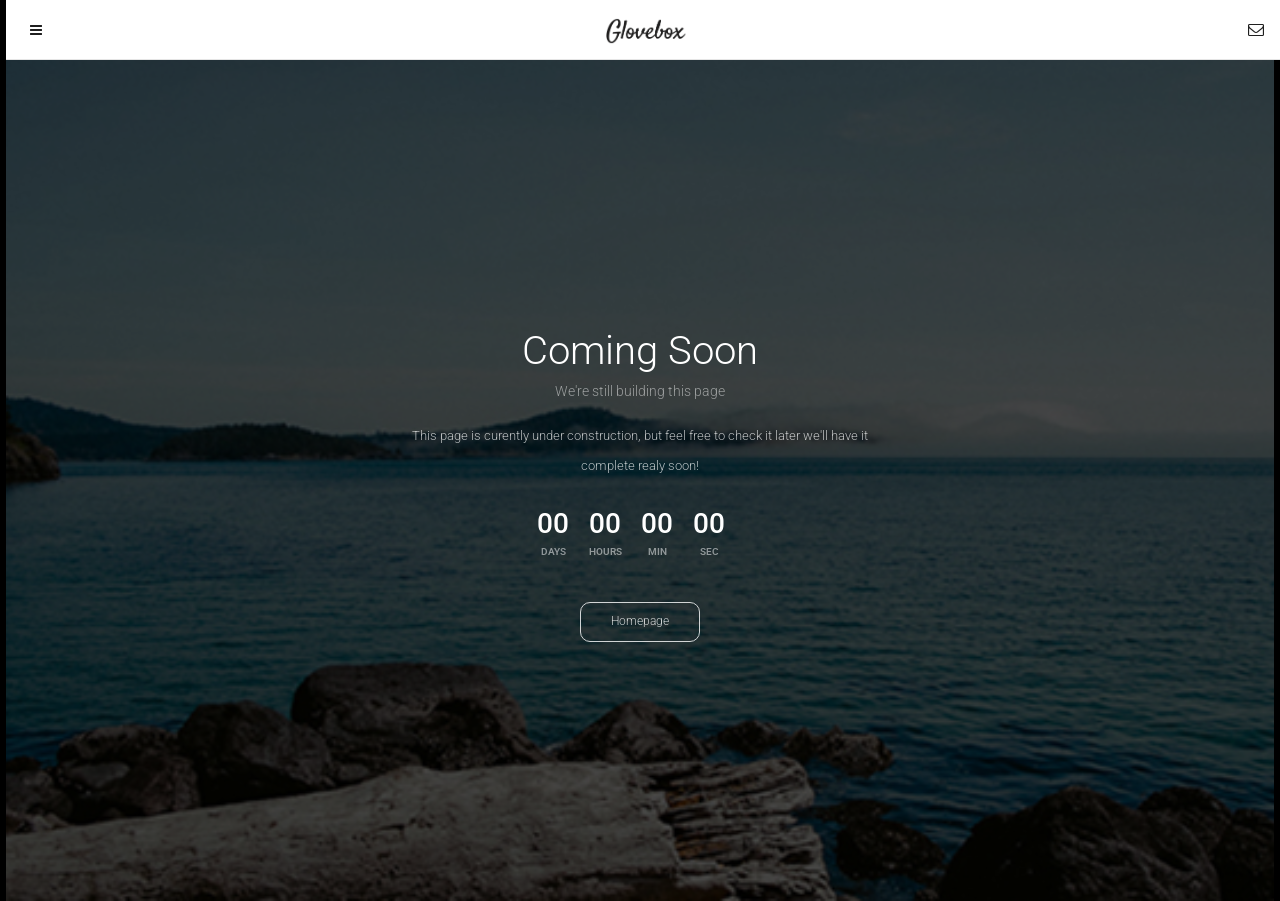
<file: page-soon.html>
<!DOCTYPE HTML>
<head>
<meta http-equiv="Content-Type" content="text/html; charset=utf-8" />
<meta name="viewport" content="user-scalable=no, initial-scale=1.0, maximum-scale=1.0 minimal-ui"/>
<meta name="apple-mobile-web-app-capable" content="yes"/>
<meta name="apple-mobile-web-app-status-bar-style" content="black">

<link rel="apple-touch-icon-precomposed" sizes="114x114" href="images/splash/splash-icon.png">
<link rel="apple-touch-startup-image" href="images/splash/splash-screen.png" 			media="screen and (max-device-width: 320px)" />  
<link rel="apple-touch-startup-image" href="images/splash/splash-screen@2x.png" 		media="(max-device-width: 480px) and (-webkit-min-device-pixel-ratio: 2)" /> 
<link rel="apple-touch-startup-image" sizes="640x1096" href="images/splash/splash-screen@3x.png" />
<link rel="apple-touch-startup-image" sizes="1024x748" href="images/splash/splash-screen-ipad-landscape" media="screen and (min-device-width : 481px) and (max-device-width : 1024px) and (orientation : landscape)" />
<link rel="apple-touch-startup-image" sizes="768x1004" href="images/splash/splash-screen-ipad-portrait.png" media="screen and (min-device-width : 481px) and (max-device-width : 1024px) and (orientation : portrait)" />
<link rel="apple-touch-startup-image" sizes="1536x2008" href="images/splash/splash-screen-ipad-portrait-retina.png"   media="(device-width: 768px)	and (orientation: portrait)	and (-webkit-device-pixel-ratio: 2)"/>
<link rel="apple-touch-startup-image" sizes="1496x2048" href="images/splash/splash-screen-ipad-landscape-retina.png"   media="(device-width: 768px)	and (orientation: landscape)	and (-webkit-device-pixel-ratio: 2)"/>

<title>Epsilon Mobile Framework - Version 2.0</title>

<link href="styles/style.css"     		 rel="stylesheet" type="text/css">
<link href="styles/framework.css" 		 rel="stylesheet" type="text/css">
<link href="styles/menu.css" 		 	 rel="stylesheet" type="text/css">
<link href="styles/owl.theme.css" 		 rel="stylesheet" type="text/css">
<link href="styles/swipebox.css"		 rel="stylesheet" type="text/css">
<link href="styles/font-awesome.css"	 rel="stylesheet" type="text/css">
<link href="styles/animate.css"			 rel="stylesheet" type="text/css">

<script type="text/javascript" src="scripts/jquery.js"></script>
<script type="text/javascript" src="scripts/jqueryui.js"></script>
<script type="text/javascript" src="scripts/framework.plugins.js"></script>
<script type="text/javascript" src="scripts/custom.js"></script>

</head>
<body>

<div id="preloader">
	<div id="status">
    	<p class="center-text">
			Loading the content...
            <em>Loading depends on your connection speed!</em>
        </p>
    </div>
</div>

<div class="all-elements">
<div id="perspective" class="perspective effect-airbnb"><!--this houses the entire page, and creates the effect-->
    <div class="header">
        <a href="#" id="showMenu"><i class="fa fa-navicon"></i></a>
        <a href="#" id="pageLogo"><img src="images/logo.png" alt="img"></a>
        <a href="#" id="openMail"><i class="fa fa-envelope-o"></i></a>
    </div> 	
    <div class="outer-nav">
        <div class="inner-nav">
            <div class="nav-item">
                <a href="index.html">
                    <i class="nav-icon fa fa-home"></i>
                    Home
                </a>
            </div>
            <div class="nav-item">
                <a href="#" class="deploy-nav-sub-item">
                    <i class="nav-icon fa fa-cog"></i>
                    Features
                </a>
                <div class="nav-sub-item">
                    <a href="features-type.html">Type</a>
                    <a href="features-jquery.html">jQuery</a>
                    <a href="features-others.html">Others</a>
                </div>
            </div>
            <div class="nav-item">
                <a href="#" class="deploy-nav-sub-item">
                    <i class="nav-icon fa fa-camera"></i>
                    Gallery
                </a>
                <div class="nav-sub-item">
                    <a href="gallery-wide.html">Thumbs Wide</a>
                    <a href="gallery-round.html">Thumbs Round</a>
                    <a href="gallery-square.html">Thumbs Square</a>
                </div>
            </div>
            <div class="nav-item">
                <a href="#" class="deploy-nav-sub-item">
                    <i class="nav-icon fa fa-picture-o"></i>
                    Portfolio
                </a>
                <div class="nav-sub-item">
                    <a href="portfolio-adaptive.html">Adaptive</a>
                    <a href="portfolio-one.html">One Column</a>
                    <a href="portfolio-two.html">Two Columns</a>
                    <a href="portfolio-wide.html">Wide Columns</a>
                </div>
            </div>
            <div class="nav-item">
                <a href="#" class="deploy-nav-sub-item active-item">
                    <i class="nav-icon fa fa-files-o"></i>
                    Pages
                </a>
                <div class="nav-sub-item nav-sub-active">
                    <a class="active-item" href="page-soon.html">Soon Page</a>
                    <a href="page-error.html">Error Page</a>
                    <a href="page-profile.html">Profile Page</a>
                    <a href="page-timeline.html">Timeline Page</a>
                    <a href="page-updates.html">Updates Page</a>
                </div>
            </div>
            <div class="nav-item">
                <a href="contact.html">
                    <i class="nav-icon fa fa-envelope"></i>
                    Contact
                </a>
            </div>
            <div class="nav-item">
                <a id="closeMenu" href="#">
                    <i class="nav-icon fa fa-times"></i>
                    Close
                </a>
            </div>
        </div>
    </div>
    <div class="perspective_container"><!--the "moving to the left" content box-->
        <div class="wrapper"><!-- wrapper needed for scroll -->
            <div class="coverpage coverpage-bg4 coverpage-construction">
                <div class="coverpage-content">
                	<div class="header-clear"></div>
                    <h1>Coming Soon</h1>
                    <h4>We're still building this page</h4>
                    <p>
                        This page is curently under construction, but feel
                        free to check it later we'll have it complete realy soon!
                    </p>
                    <div class="countdown">
                        <!-- Time Generated By Custom.JS -->
                    </div>
                    <a class="coverpage-button" href="#">Homepage</a>
                </div>
                <div class="overlay"></div>
            </div>
        
        </div><!-- wrapper -->
    </div><!-- /perspective container -->
</div><!-- /perspective -->

</div>

<script type="text/javascript" src="scripts/menu.js"></script>

</body>
</html>
</file>
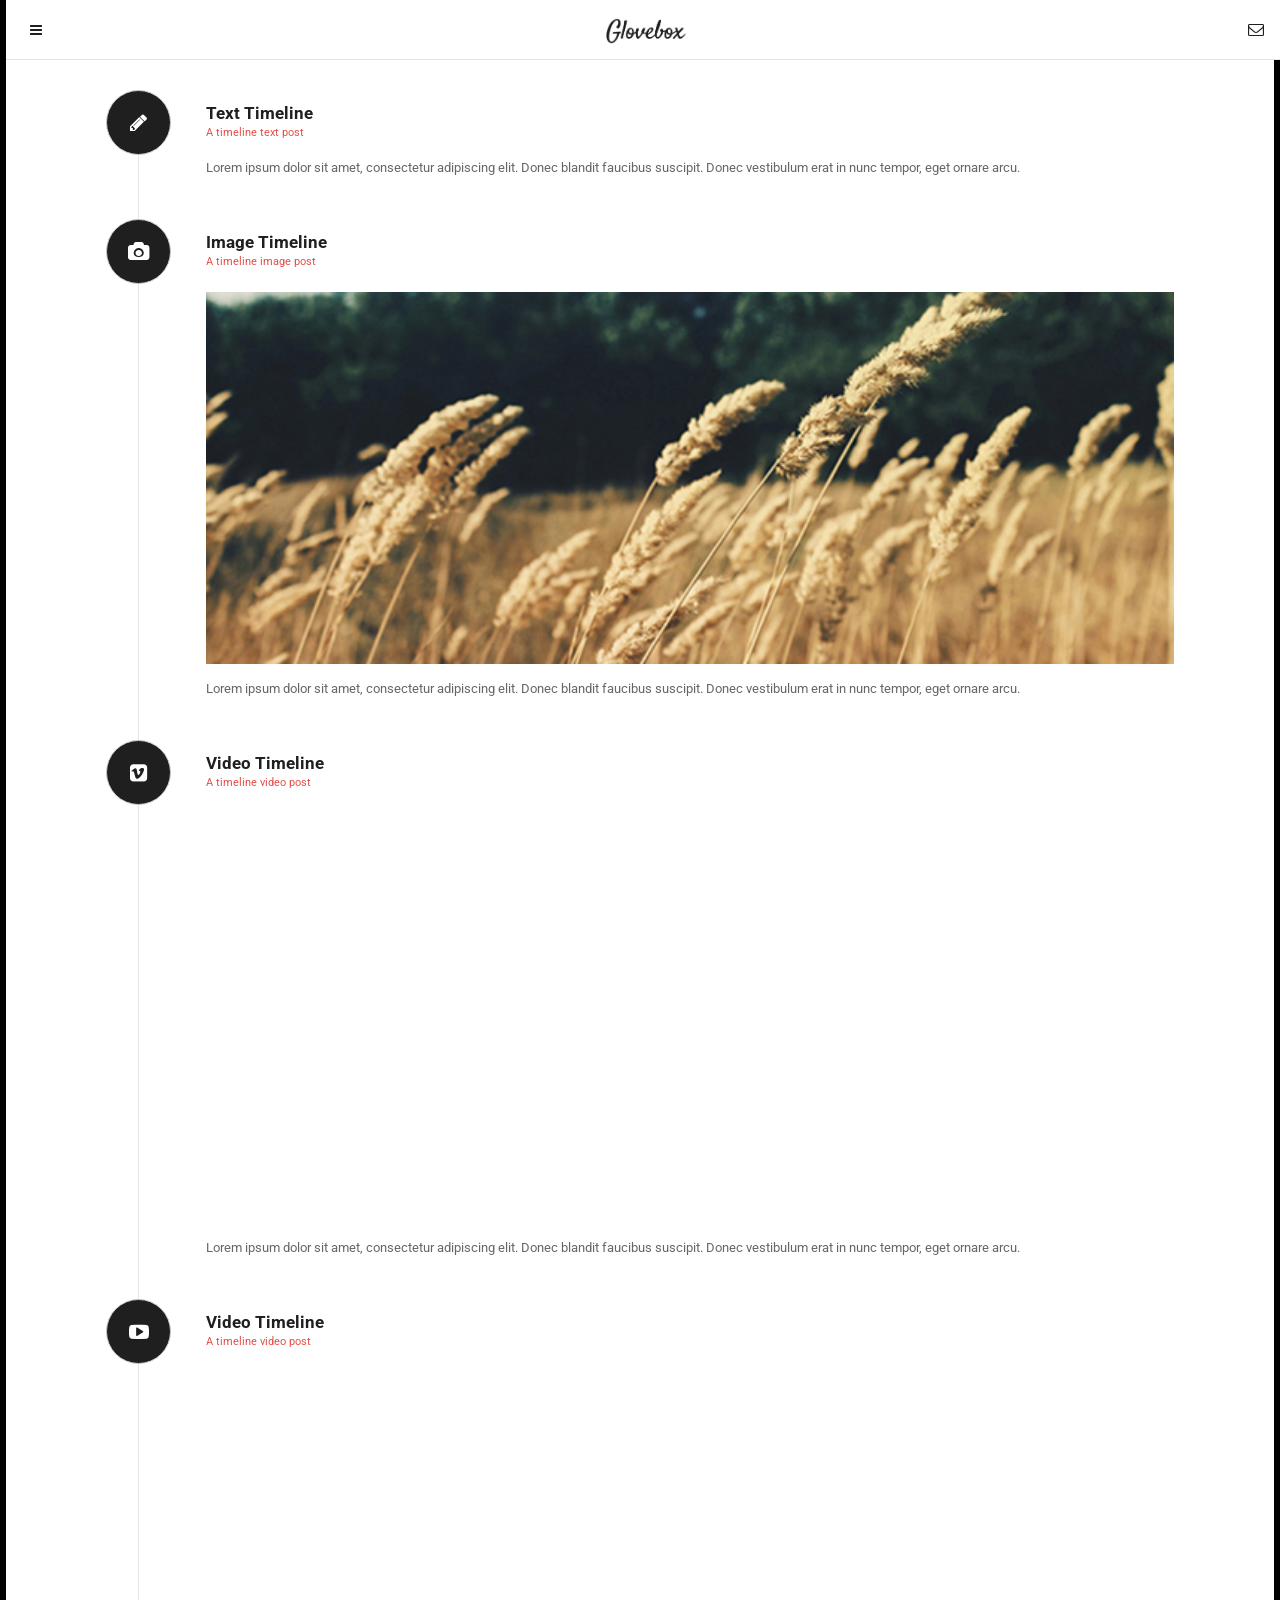
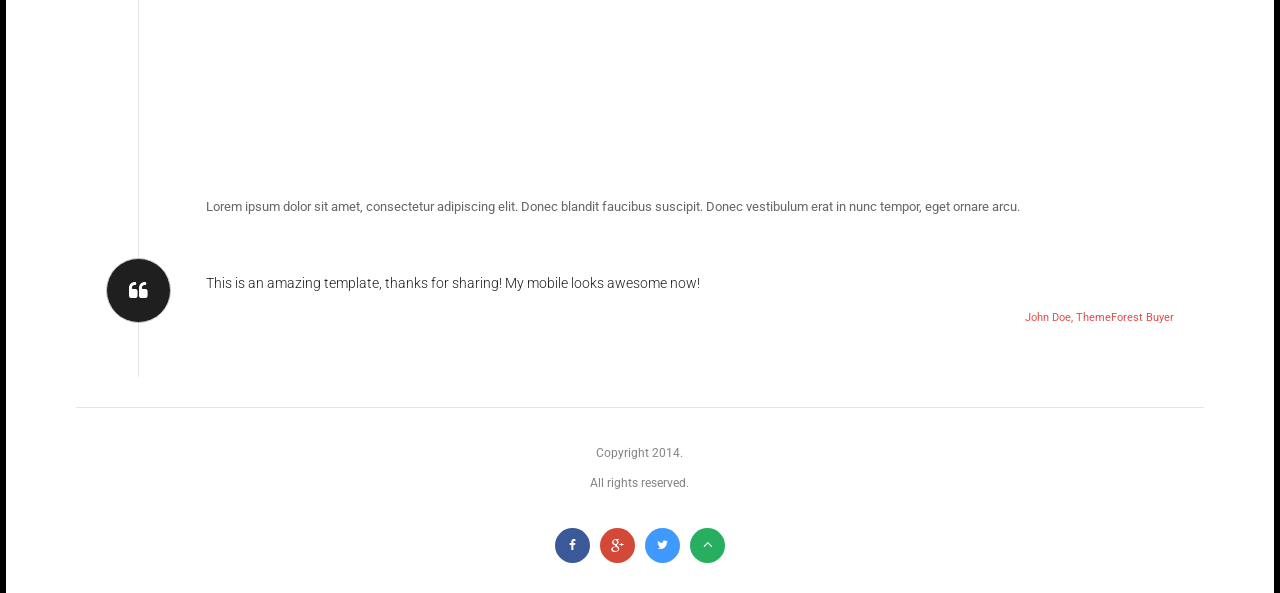
<file: page-timeline.html>
<!DOCTYPE HTML>
<head>
<meta http-equiv="Content-Type" content="text/html; charset=utf-8" />
<meta name="viewport" content="user-scalable=no, initial-scale=1.0, maximum-scale=1.0 minimal-ui"/>
<meta name="apple-mobile-web-app-capable" content="yes"/>
<meta name="apple-mobile-web-app-status-bar-style" content="black">

<link rel="apple-touch-icon-precomposed" sizes="114x114" href="images/splash/splash-icon.png">
<link rel="apple-touch-startup-image" href="images/splash/splash-screen.png" 			media="screen and (max-device-width: 320px)" />  
<link rel="apple-touch-startup-image" href="images/splash/splash-screen@2x.png" 		media="(max-device-width: 480px) and (-webkit-min-device-pixel-ratio: 2)" /> 
<link rel="apple-touch-startup-image" sizes="640x1096" href="images/splash/splash-screen@3x.png" />
<link rel="apple-touch-startup-image" sizes="1024x748" href="images/splash/splash-screen-ipad-landscape" media="screen and (min-device-width : 481px) and (max-device-width : 1024px) and (orientation : landscape)" />
<link rel="apple-touch-startup-image" sizes="768x1004" href="images/splash/splash-screen-ipad-portrait.png" media="screen and (min-device-width : 481px) and (max-device-width : 1024px) and (orientation : portrait)" />
<link rel="apple-touch-startup-image" sizes="1536x2008" href="images/splash/splash-screen-ipad-portrait-retina.png"   media="(device-width: 768px)	and (orientation: portrait)	and (-webkit-device-pixel-ratio: 2)"/>
<link rel="apple-touch-startup-image" sizes="1496x2048" href="images/splash/splash-screen-ipad-landscape-retina.png"   media="(device-width: 768px)	and (orientation: landscape)	and (-webkit-device-pixel-ratio: 2)"/>

<title>Epsilon Mobile Framework - Version 2.0</title>

<link href="styles/style.css"     		 rel="stylesheet" type="text/css">
<link href="styles/framework.css" 		 rel="stylesheet" type="text/css">
<link href="styles/menu.css" 		 	 rel="stylesheet" type="text/css">
<link href="styles/owl.theme.css" 		 rel="stylesheet" type="text/css">
<link href="styles/swipebox.css"		 rel="stylesheet" type="text/css">
<link href="styles/font-awesome.css"	 rel="stylesheet" type="text/css">
<link href="styles/animate.css"			 rel="stylesheet" type="text/css">

<script type="text/javascript" src="scripts/jquery.js"></script>
<script type="text/javascript" src="scripts/jqueryui.js"></script>
<script type="text/javascript" src="scripts/framework.plugins.js"></script>
<script type="text/javascript" src="scripts/custom.js"></script>

</head>
<body>

<div id="preloader">
	<div id="status">
    	<p class="center-text">
			Loading the content...
            <em>Loading depends on your connection speed!</em>
        </p>
    </div>
</div>

<div class="all-elements">
<div id="perspective" class="perspective effect-airbnb"><!--this houses the entire page, and creates the effect-->
    <div class="header">
        <a href="#" id="showMenu"><i class="fa fa-navicon"></i></a>
        <a href="#" id="pageLogo"><img src="images/logo.png" alt="img"></a>
        <a href="#" id="openMail"><i class="fa fa-envelope-o"></i></a>
    </div> 	
    <div class="outer-nav">
        <div class="inner-nav">
            <div class="nav-item">
                <a href="index.html">
                    <i class="nav-icon fa fa-home"></i>
                    Home
                </a>
            </div>
            <div class="nav-item">
                <a href="#" class="deploy-nav-sub-item">
                    <i class="nav-icon fa fa-cog"></i>
                    Features
                </a>
                <div class="nav-sub-item">
                    <a href="features-type.html">Type</a>
                    <a href="features-jquery.html">jQuery</a>
                    <a href="features-others.html">Others</a>
                </div>
            </div>
            <div class="nav-item">
                <a href="#" class="deploy-nav-sub-item">
                    <i class="nav-icon fa fa-camera"></i>
                    Gallery
                </a>
                <div class="nav-sub-item">
                    <a href="gallery-wide.html">Thumbs Wide</a>
                    <a href="gallery-round.html">Thumbs Round</a>
                    <a href="gallery-square.html">Thumbs Square</a>
                </div>
            </div>
            <div class="nav-item">
                <a href="#" class="deploy-nav-sub-item">
                    <i class="nav-icon fa fa-picture-o"></i>
                    Portfolio
                </a>
                <div class="nav-sub-item">
                    <a href="portfolio-adaptive.html">Adaptive</a>
                    <a href="portfolio-one.html">One Column</a>
                    <a href="portfolio-two.html">Two Columns</a>
                    <a href="portfolio-wide.html">Wide Columns</a>
                </div>
            </div>
            <div class="nav-item">
                <a href="#" class="deploy-nav-sub-item active-item">
                    <i class="nav-icon fa fa-files-o"></i>
                    Pages
                </a>
                <div class="nav-sub-item nav-sub-active">
                    <a href="page-soon.html">Soon Page</a>
                    <a href="page-error.html">Error Page</a>
                    <a href="page-profile.html">Profile Page</a>
                    <a class="active-item" href="page-timeline.html">Timeline Page</a>
                    <a href="page-updates.html">Updates Page</a>
                </div>
            </div>
            <div class="nav-item">
                <a href="contact.html">
                    <i class="nav-icon fa fa-envelope"></i>
                    Contact
                </a>
            </div>
            <div class="nav-item">
                <a id="closeMenu" href="#">
                    <i class="nav-icon fa fa-times"></i>
                    Close
                </a>
            </div>
        </div>
    </div>
    <div class="header-clear"></div>
    <div class="perspective_container"><!--the "moving to the left" content box-->
        <div class="wrapper"><!-- wrapper needed for scroll -->

            <div class="content">
                <div class="timeline full-bottom">
                    <div class="timeline-decoration"></div>
                    <div class="timeline-item">
                        <div class="timeline-icon">
                            <i class="fa fa-pencil"></i>
                        </div>
                        <div class="timeline-text">
                            <h3 class="title">Text Timeline</h3>
                            <em class="subtitle">A timeline text post</em>
                            <p>
                                Lorem ipsum dolor sit amet, consectetur adipiscing elit. 
                                Donec blandit faucibus suscipit. Donec vestibulum erat 
                                in nunc tempor, eget ornare arcu. 
                            </p>
                        </div>
                    </div>
                    <div class="timeline-item">
                        <div class="timeline-icon">
                            <i class="fa fa-camera"></i>
                        </div>
                        <div class="timeline-text">
                            <h3 class="title">Image Timeline</h3>
                            <em class="subtitle">A timeline image post</em>
                            <img src="images/pictures/5ww.jpg" alt="img" class="responsive-image">
                            <p>
                                Lorem ipsum dolor sit amet, consectetur adipiscing elit. 
                                Donec blandit faucibus suscipit. Donec vestibulum erat 
                                in nunc tempor, eget ornare arcu. 
                            </p>
                        </div>
                    </div>
                    <div class="timeline-item">
                        <div class="timeline-icon">
                            <i class="fa fa-vimeo-square"></i>
                        </div>
                        <div class="timeline-text">
                            <h3 class="title">Video Timeline</h3>
                            <em class="subtitle">A timeline video post</em>
                            <iframe class="responsive-video" src="http://player.vimeo.com/video/7449107"></iframe>
                            <p>
                                Lorem ipsum dolor sit amet, consectetur adipiscing elit. 
                                Donec blandit faucibus suscipit. Donec vestibulum erat 
                                in nunc tempor, eget ornare arcu. 
                            </p>
                        </div>
                    </div>
                    <div class="timeline-item">
                        <div class="timeline-icon">
                            <i class="fa fa-youtube-play"></i>
                        </div>
                        <div class="timeline-text">
                            <h3 class="title">Video Timeline</h3>
                            <em class="subtitle">A timeline video post</em>
                            <iframe class="responsive-video" src="http://www.youtube.com/embed/9S-RHXlsjyY"></iframe>
                            <p>
                                Lorem ipsum dolor sit amet, consectetur adipiscing elit. 
                                Donec blandit faucibus suscipit. Donec vestibulum erat 
                                in nunc tempor, eget ornare arcu. 
                            </p>
                        </div>
                    </div>
                    <div class="timeline-item">
                        <div class="timeline-icon">
                            <i class="fa fa-quote-left"></i>
                        </div>
                        <div class="timeline-text timeline-quote no-bottom">
                            <h3 class="title">This is an amazing template, thanks for sharing! My mobile looks awesome now!</h3>
                            <a href="#" class="subtitle">John Doe, ThemeForest Buyer</a>
                        </div>
                    </div>
                </div>
                
                <div class="decoration"></div>
                
                <div class="footer-section">
                    <p class="footer-text">
                        Copyright 2014.<br>
                        All rights reserved.
                    </p>
                    <div class="footer-icons">
                        <a href="#" class="footer-facebook-icon"><i class="fa fa-facebook"></i></a>
                        <a href="#" class="footer-google-icon"><i class="fa fa-google-plus"></i></a>
                        <a href="#" class="footer-twitter-icon"><i class="fa fa-twitter"></i></a>
                        <a href="#" class="footer-up-icon"><i class="fa fa-angle-up"></i></a>
                    </div>
                </div>
            </div><!-- Content-->
      
        </div><!-- wrapper -->
    </div><!-- /perspective container -->
</div><!-- /perspective -->

</div>

<script type="text/javascript" src="scripts/menu.js"></script>

</body>
</html>
</file>
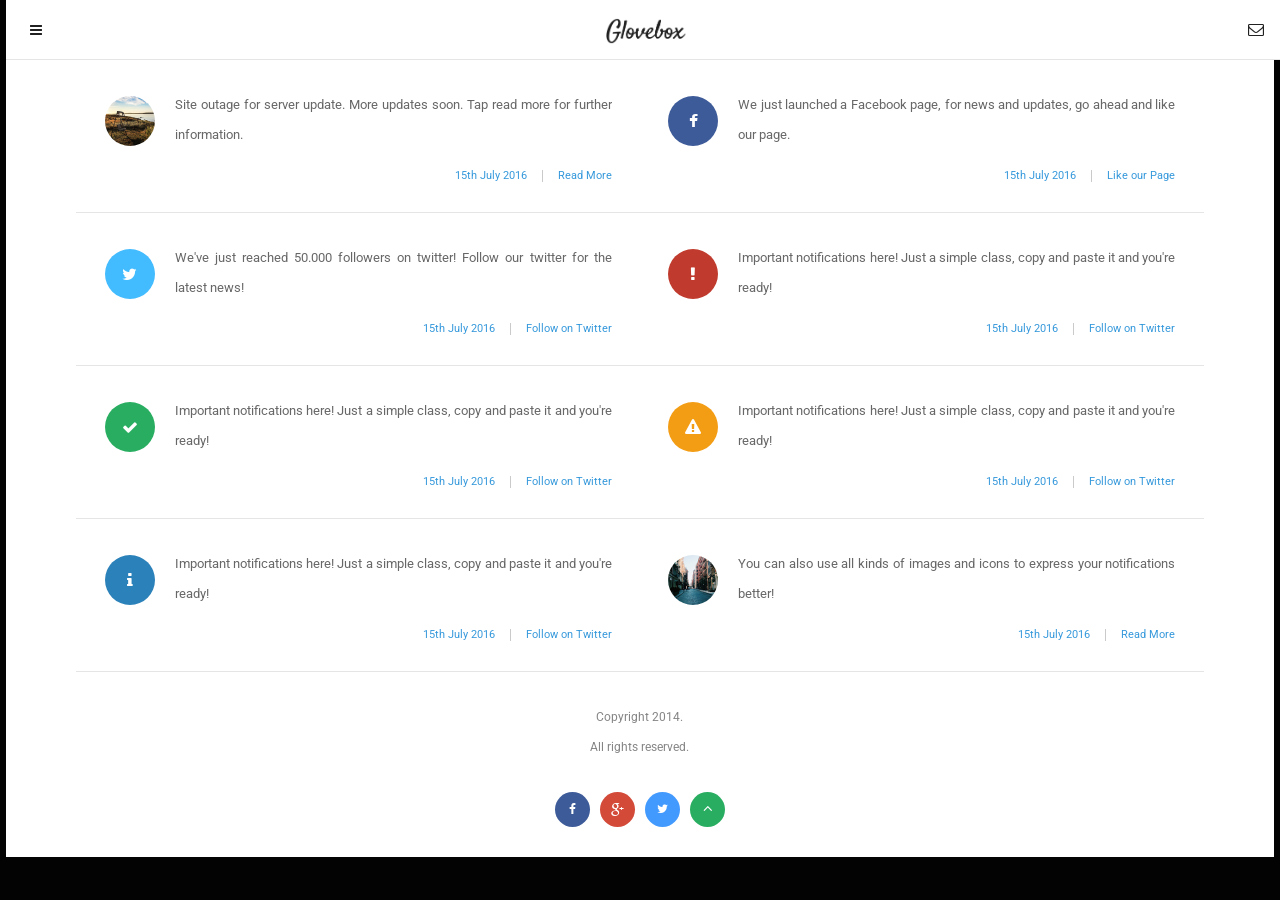
<file: page-updates.html>
<!DOCTYPE HTML>
<head>
<meta http-equiv="Content-Type" content="text/html; charset=utf-8" />
<meta name="viewport" content="user-scalable=no, initial-scale=1.0, maximum-scale=1.0 minimal-ui"/>
<meta name="apple-mobile-web-app-capable" content="yes"/>
<meta name="apple-mobile-web-app-status-bar-style" content="black">

<link rel="apple-touch-icon-precomposed" sizes="114x114" href="images/splash/splash-icon.png">
<link rel="apple-touch-startup-image" href="images/splash/splash-screen.png" 			media="screen and (max-device-width: 320px)" />  
<link rel="apple-touch-startup-image" href="images/splash/splash-screen@2x.png" 		media="(max-device-width: 480px) and (-webkit-min-device-pixel-ratio: 2)" /> 
<link rel="apple-touch-startup-image" sizes="640x1096" href="images/splash/splash-screen@3x.png" />
<link rel="apple-touch-startup-image" sizes="1024x748" href="images/splash/splash-screen-ipad-landscape" media="screen and (min-device-width : 481px) and (max-device-width : 1024px) and (orientation : landscape)" />
<link rel="apple-touch-startup-image" sizes="768x1004" href="images/splash/splash-screen-ipad-portrait.png" media="screen and (min-device-width : 481px) and (max-device-width : 1024px) and (orientation : portrait)" />
<link rel="apple-touch-startup-image" sizes="1536x2008" href="images/splash/splash-screen-ipad-portrait-retina.png"   media="(device-width: 768px)	and (orientation: portrait)	and (-webkit-device-pixel-ratio: 2)"/>
<link rel="apple-touch-startup-image" sizes="1496x2048" href="images/splash/splash-screen-ipad-landscape-retina.png"   media="(device-width: 768px)	and (orientation: landscape)	and (-webkit-device-pixel-ratio: 2)"/>

<title>Epsilon Mobile Framework - Version 2.0</title>

<link href="styles/style.css"     		 rel="stylesheet" type="text/css">
<link href="styles/framework.css" 		 rel="stylesheet" type="text/css">
<link href="styles/menu.css" 		 	 rel="stylesheet" type="text/css">
<link href="styles/owl.theme.css" 		 rel="stylesheet" type="text/css">
<link href="styles/swipebox.css"		 rel="stylesheet" type="text/css">
<link href="styles/font-awesome.css"	 rel="stylesheet" type="text/css">
<link href="styles/animate.css"			 rel="stylesheet" type="text/css">

<script type="text/javascript" src="scripts/jquery.js"></script>
<script type="text/javascript" src="scripts/jqueryui.js"></script>
<script type="text/javascript" src="scripts/framework.plugins.js"></script>
<script type="text/javascript" src="scripts/custom.js"></script>

</head>
<body>

<div id="preloader">
	<div id="status">
    	<p class="center-text">
			Loading the content...
            <em>Loading depends on your connection speed!</em>
        </p>
    </div>
</div>

<div class="all-elements">
<div id="perspective" class="perspective effect-airbnb"><!--this houses the entire page, and creates the effect-->
    <div class="header">
        <a href="#" id="showMenu"><i class="fa fa-navicon"></i></a>
        <a href="#" id="pageLogo"><img src="images/logo.png" alt="img"></a>
        <a href="#" id="openMail"><i class="fa fa-envelope-o"></i></a>
    </div> 	
    <div class="outer-nav">
        <div class="inner-nav">
            <div class="nav-item">
                <a href="index.html">
                    <i class="nav-icon fa fa-home"></i>
                    Home
                </a>
            </div>
            <div class="nav-item">
                <a href="#" class="deploy-nav-sub-item">
                    <i class="nav-icon fa fa-cog"></i>
                    Features
                </a>
                <div class="nav-sub-item">
                    <a href="features-type.html">Type</a>
                    <a href="features-jquery.html">jQuery</a>
                    <a href="features-others.html">Others</a>
                </div>
            </div>
            <div class="nav-item">
                <a href="#" class="deploy-nav-sub-item">
                    <i class="nav-icon fa fa-camera"></i>
                    Gallery
                </a>
                <div class="nav-sub-item">
                    <a href="gallery-wide.html">Thumbs Wide</a>
                    <a href="gallery-round.html">Thumbs Round</a>
                    <a href="gallery-square.html">Thumbs Square</a>
                </div>
            </div>
            <div class="nav-item">
                <a href="#" class="deploy-nav-sub-item">
                    <i class="nav-icon fa fa-picture-o"></i>
                    Portfolio
                </a>
                <div class="nav-sub-item">
                    <a href="portfolio-adaptive.html">Adaptive</a>
                    <a href="portfolio-one.html">One Column</a>
                    <a href="portfolio-two.html">Two Columns</a>
                    <a href="portfolio-wide.html">Wide Columns</a>
                </div>
            </div>
            <div class="nav-item">
                <a href="#" class="deploy-nav-sub-item active-item">
                    <i class="nav-icon fa fa-files-o"></i>
                    Pages
                </a>
                <div class="nav-sub-item nav-sub-active">
                    <a href="page-soon.html">Soon Page</a>
                    <a href="page-error.html">Error Page</a>
                    <a href="page-profile.html">Profile Page</a>
                    <a href="page-timeline.html">Timeline Page</a>
                    <a class="active-item" href="page-updates.html">Updates Page</a>
                </div>
            </div>
            <div class="nav-item">
                <a href="contact.html">
                    <i class="nav-icon fa fa-envelope"></i>
                    Contact
                </a>
            </div>
            <div class="nav-item">
                <a id="closeMenu" href="#">
                    <i class="nav-icon fa fa-times"></i>
                    Close
                </a>
            </div>
        </div>
    </div>
    <div class="header-clear"></div>
    <div class="perspective_container"><!--the "moving to the left" content box-->
        <div class="wrapper"><!-- wrapper needed for scroll -->

            <div class="content">
                <div class="notification-page">
                    <p class="notification-page-item">
                        <img src="images/pictures/1s.jpg" alt="img">
                        <em>
                            Site outage for server update. More updates soon. Tap read more for further information.
                        </em>
                        <a href="#">Read More</a>
                        <a href="#">15th July 2016</a>
                    </p>
                    <div class="decoration hide-if-responsive"></div>
                    <p class="notification-page-item">
                        <i class="fa fa-facebook" style="background-color:#3B5998;"></i>
                        <em>
                            We just launched a Facebook page, for news and updates, go ahead and like our page.
                        </em>
                        <a href="#">Like our Page</a>
                        <a href="#">15th July 2016</a>
                    </p>
                    <div class="decoration"></div>
                    <p class="notification-page-item">
                        <i class="fa fa-twitter" style="background-color:#40BBFF;"></i>
                        <em>
                            We've just reached 50.000 followers on twitter! Follow our twitter for the latest news!
                        </em>
                        <a href="#">Follow on Twitter</a>
                        <a href="#">15th July 2016</a>
                    </p>  
                    <div class="decoration hide-if-responsive"></div> 
                    <p class="notification-page-item">
                        <i class="fa fa-exclamation red-notification"></i>
                        <em>
                            Important notifications here! Just a simple class, copy and paste it and you're ready!
                        </em>
                        <a href="#">Follow on Twitter</a>
                        <a href="#">15th July 2016</a>
                    </p>  
                    <div class="decoration"></div>   
                    <p class="notification-page-item">
                        <i class="fa fa-check green-notification"></i>
                        <em>
                            Important notifications here! Just a simple class, copy and paste it and you're ready!
                        </em>
                        <a href="#">Follow on Twitter</a>
                        <a href="#">15th July 2016</a>
                    </p>  
                    <div class="decoration hide-if-responsive"></div>  
                    <p class="notification-page-item">
                        <i class="fa fa-warning yellow-notification"></i>
                        <em>
                            Important notifications here! Just a simple class, copy and paste it and you're ready!
                        </em>
                        <a href="#">Follow on Twitter</a>
                        <a href="#">15th July 2016</a>
                    </p>  
                    <div class="decoration"></div>      
                    <p class="notification-page-item">
                        <i class="fa fa-info blue-notification"></i>
                        <em>
                            Important notifications here! Just a simple class, copy and paste it and you're ready!
                        </em>
                        <a href="#">Follow on Twitter</a>
                        <a href="#">15th July 2016</a>
                    </p>  
                    <div class="decoration hide-if-responsive"></div>   
                    <p class="notification-page-item">
                        <img src="images/pictures/3s.jpg" alt="img">
                        <em>
                            You can also use all kinds of images and icons to express your notifications better!
                        </em>
                        <a href="#">Read More</a>
                        <a href="#">15th July 2016</a>
                    </p>
                </div>
                
                <div class="decoration"></div>
                
                <div class="footer-section">
                    <p class="footer-text">
                        Copyright 2014.<br>
                        All rights reserved.
                    </p>
                    <div class="footer-icons">
                        <a href="#" class="footer-facebook-icon"><i class="fa fa-facebook"></i></a>
                        <a href="#" class="footer-google-icon"><i class="fa fa-google-plus"></i></a>
                        <a href="#" class="footer-twitter-icon"><i class="fa fa-twitter"></i></a>
                        <a href="#" class="footer-up-icon"><i class="fa fa-angle-up"></i></a>
                    </div>
                </div>
            </div><!-- Content-->
      
        </div><!-- wrapper -->
    </div><!-- /perspective container -->
</div><!-- /perspective -->

</div>

<script type="text/javascript" src="scripts/menu.js"></script>

</body>
</html>
</file>
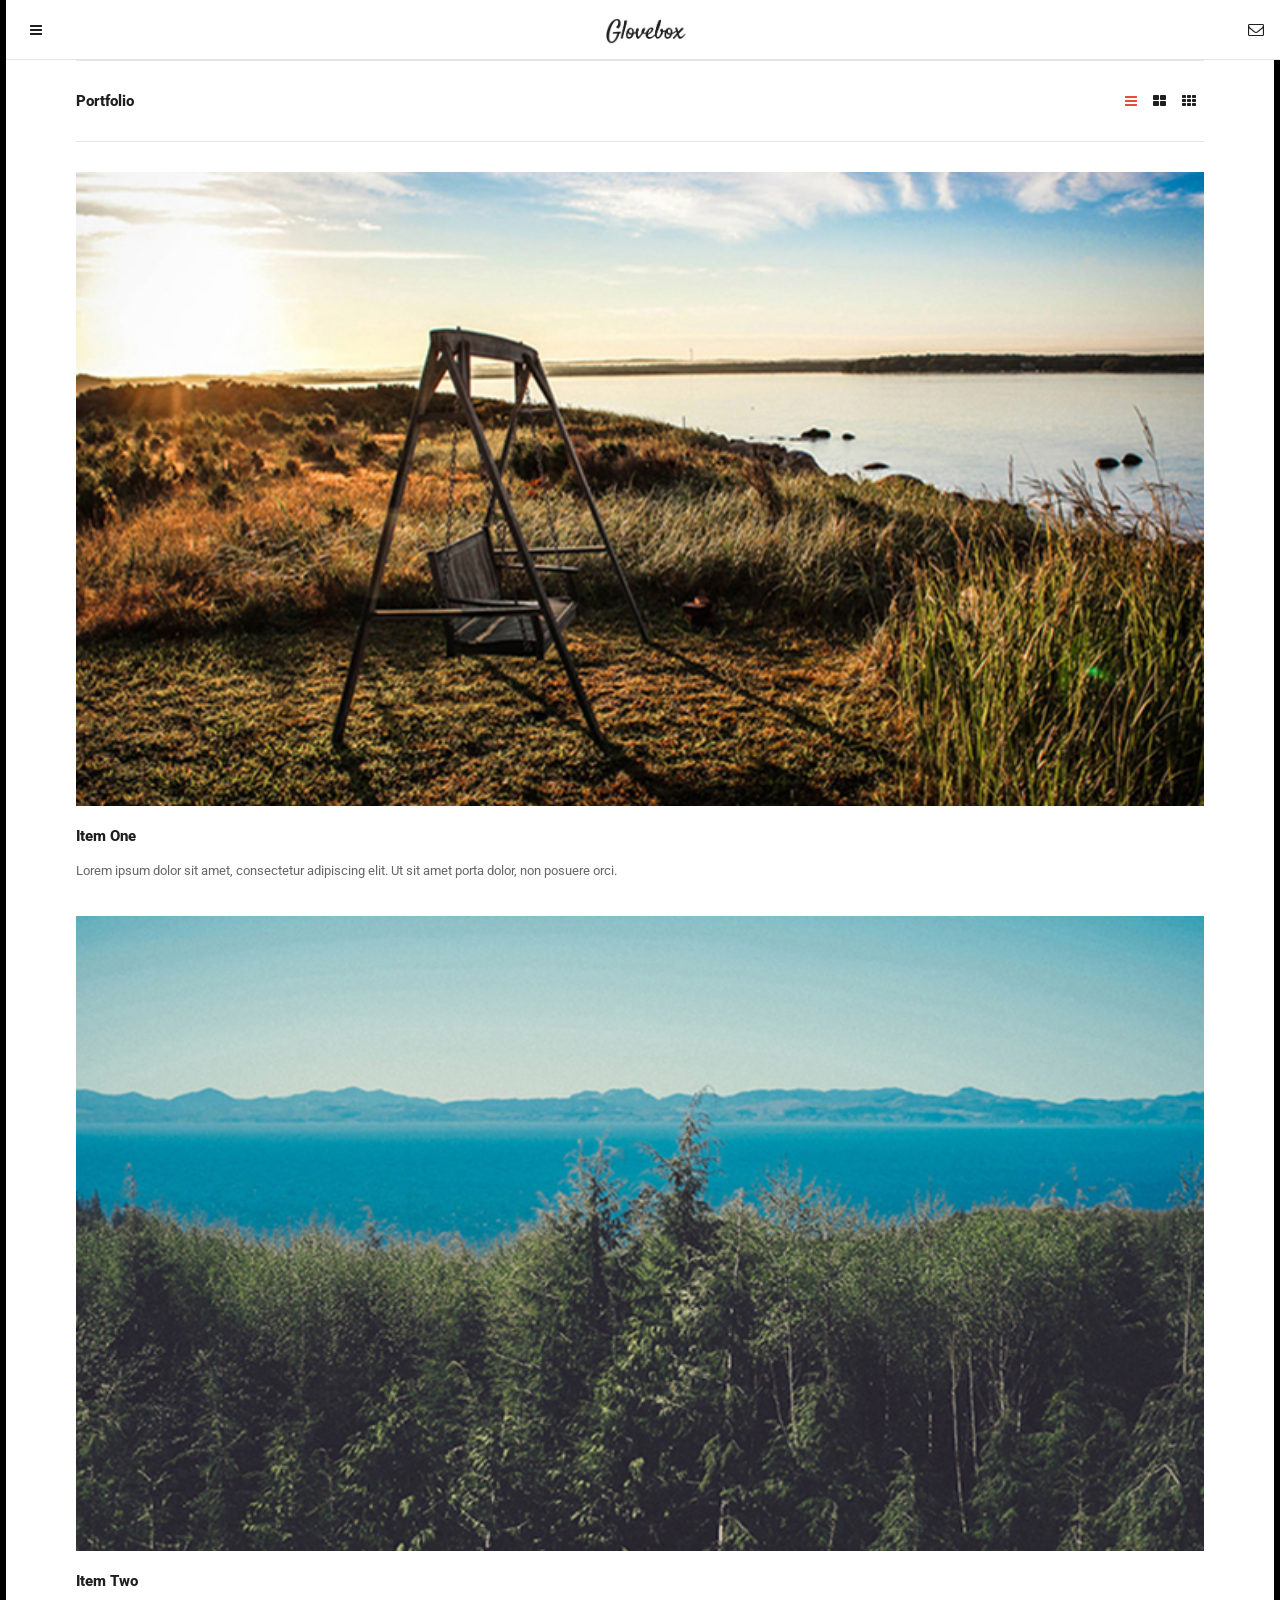
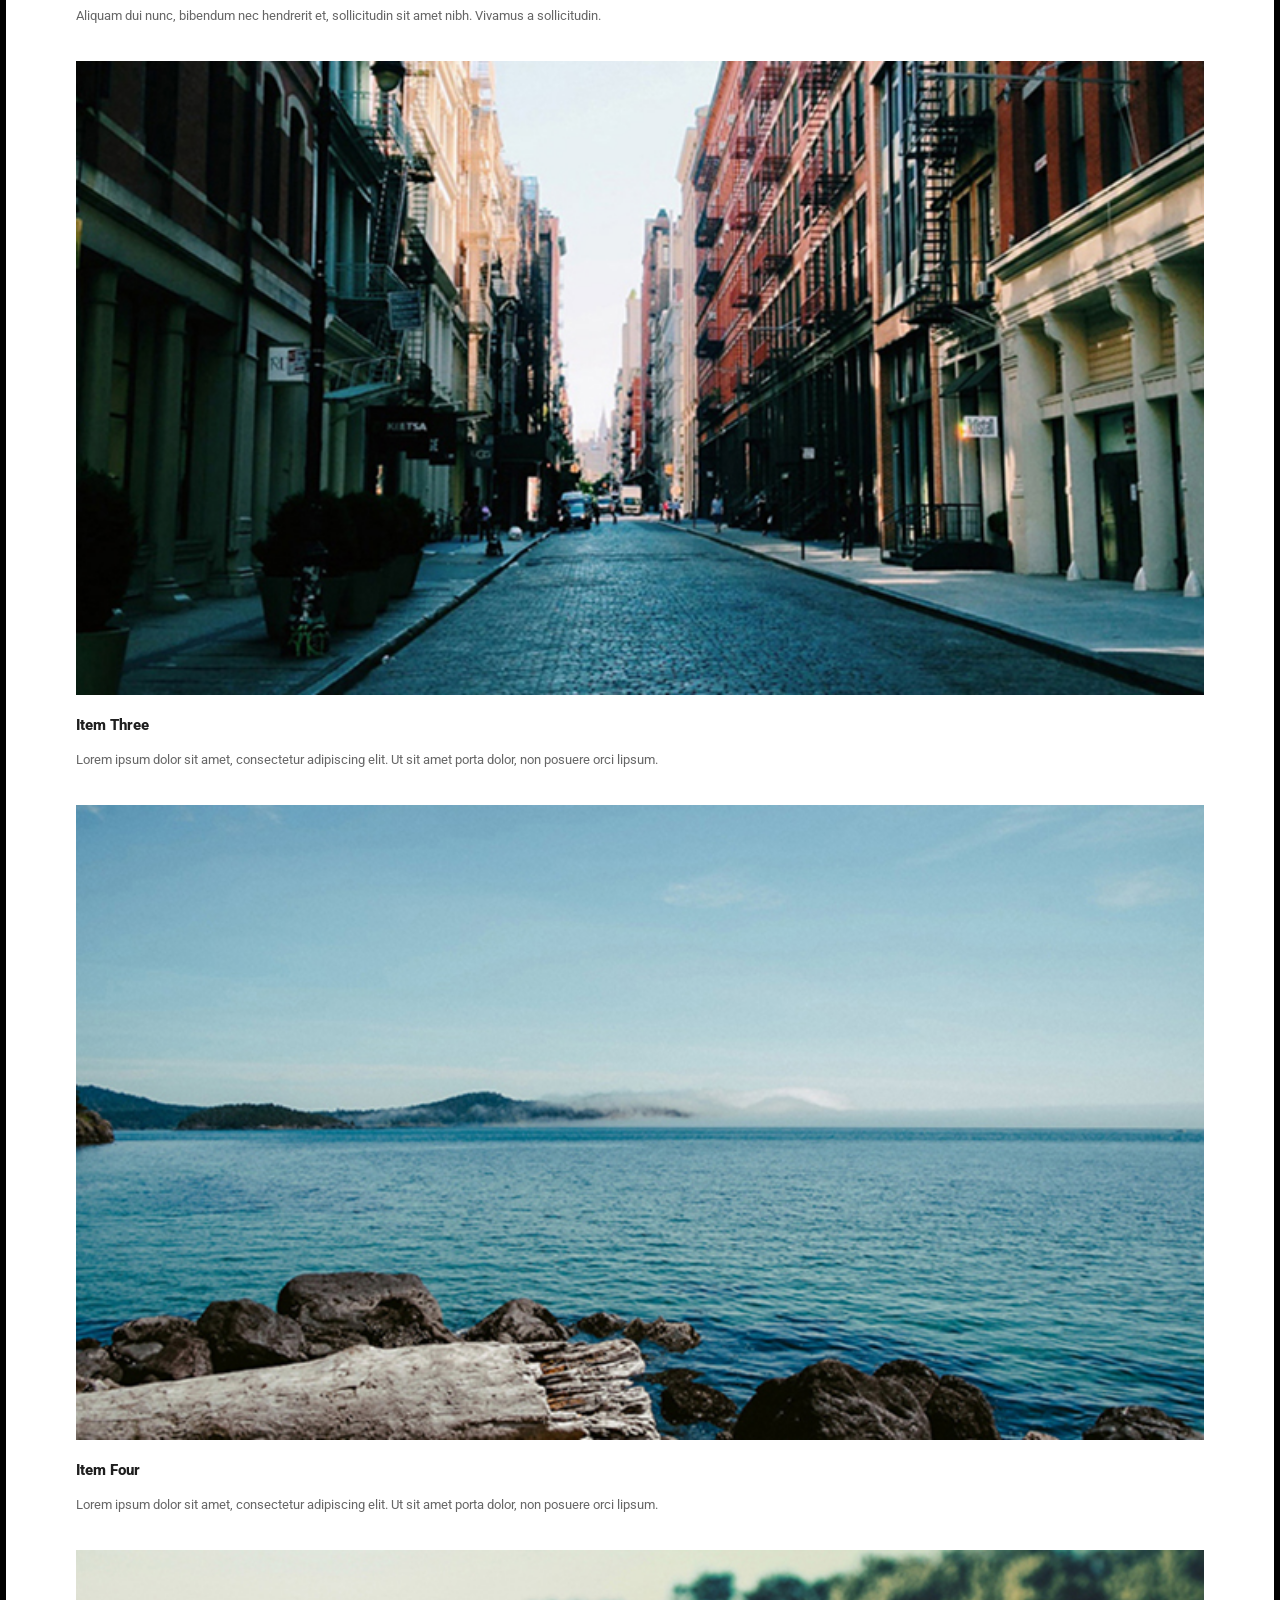
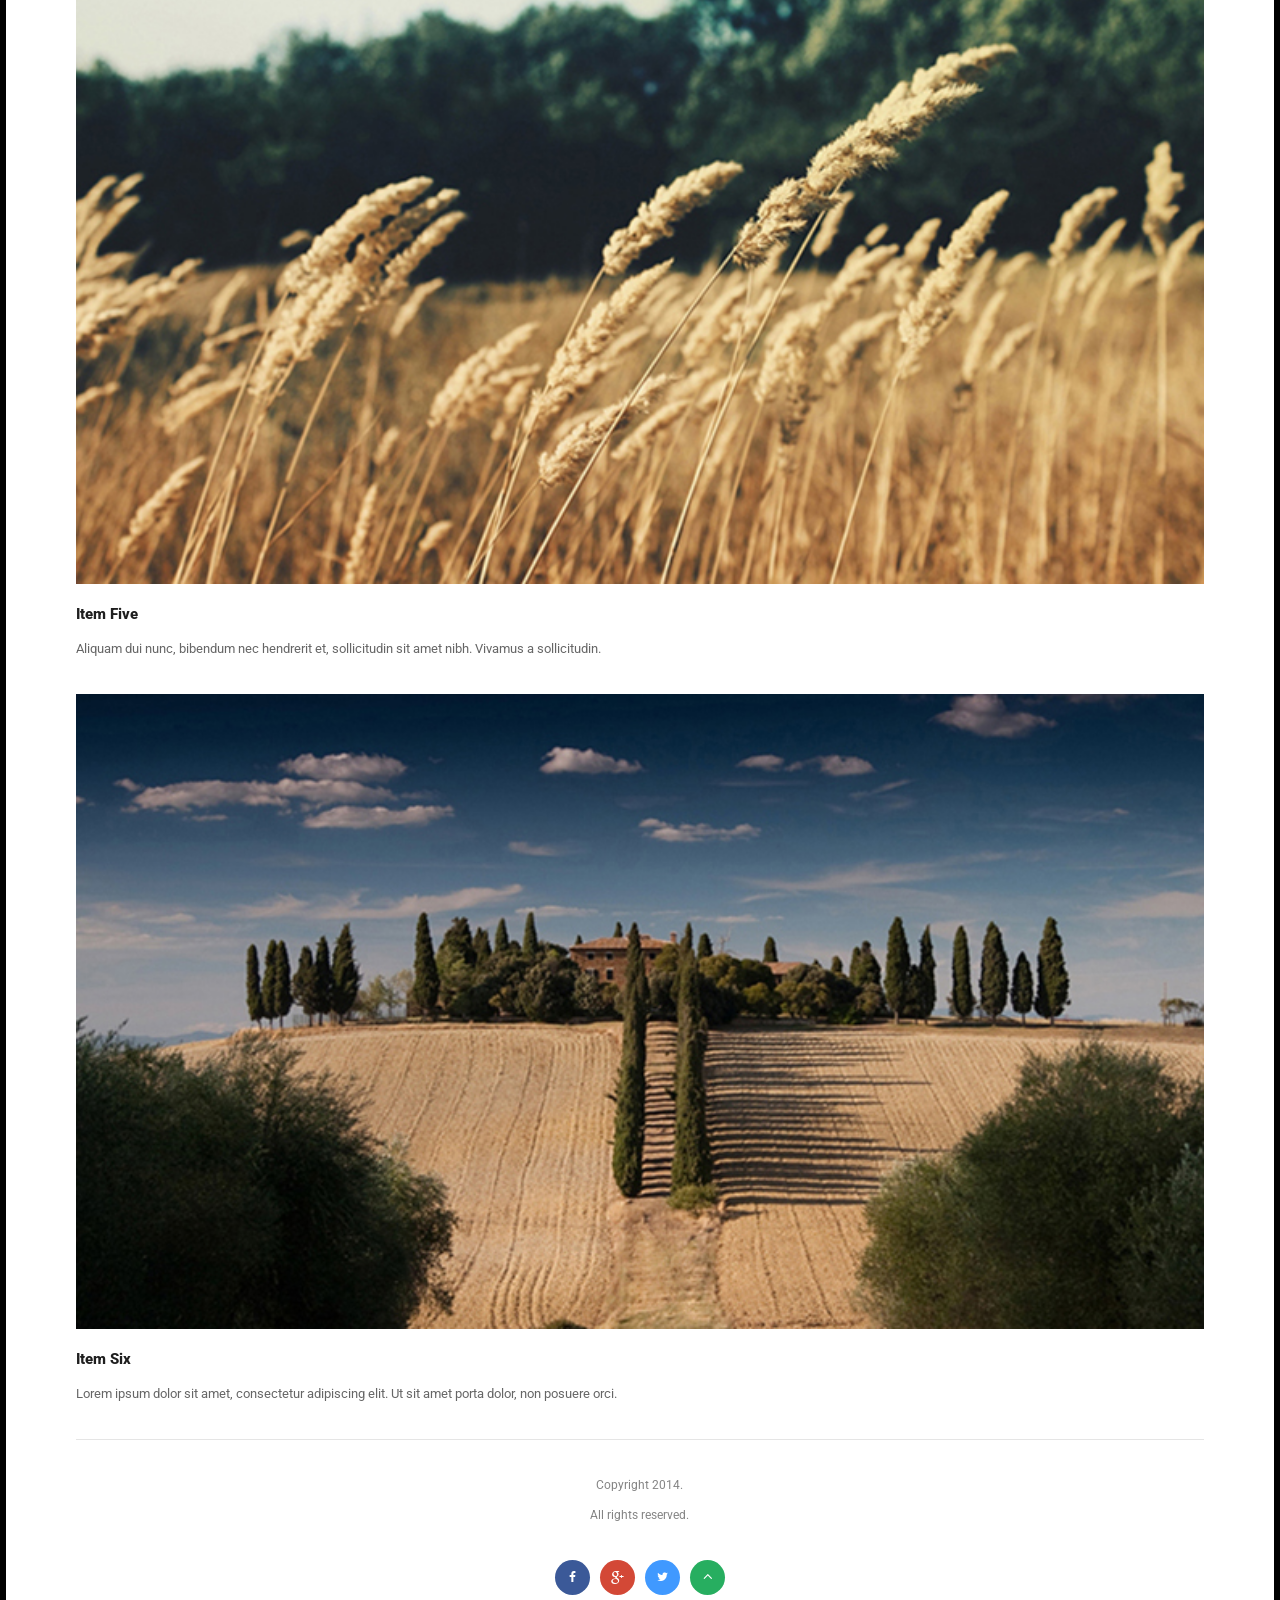
<file: portfolio-adaptive.html>
<!DOCTYPE HTML>
<head>
<meta http-equiv="Content-Type" content="text/html; charset=utf-8" />
<meta name="viewport" content="user-scalable=no, initial-scale=1.0, maximum-scale=1.0 minimal-ui"/>
<meta name="apple-mobile-web-app-capable" content="yes"/>
<meta name="apple-mobile-web-app-status-bar-style" content="black">

<link rel="apple-touch-icon-precomposed" sizes="114x114" href="images/splash/splash-icon.png">
<link rel="apple-touch-startup-image" href="images/splash/splash-screen.png" 			media="screen and (max-device-width: 320px)" />  
<link rel="apple-touch-startup-image" href="images/splash/splash-screen@2x.png" 		media="(max-device-width: 480px) and (-webkit-min-device-pixel-ratio: 2)" /> 
<link rel="apple-touch-startup-image" sizes="640x1096" href="images/splash/splash-screen@3x.png" />
<link rel="apple-touch-startup-image" sizes="1024x748" href="images/splash/splash-screen-ipad-landscape" media="screen and (min-device-width : 481px) and (max-device-width : 1024px) and (orientation : landscape)" />
<link rel="apple-touch-startup-image" sizes="768x1004" href="images/splash/splash-screen-ipad-portrait.png" media="screen and (min-device-width : 481px) and (max-device-width : 1024px) and (orientation : portrait)" />
<link rel="apple-touch-startup-image" sizes="1536x2008" href="images/splash/splash-screen-ipad-portrait-retina.png"   media="(device-width: 768px)	and (orientation: portrait)	and (-webkit-device-pixel-ratio: 2)"/>
<link rel="apple-touch-startup-image" sizes="1496x2048" href="images/splash/splash-screen-ipad-landscape-retina.png"   media="(device-width: 768px)	and (orientation: landscape)	and (-webkit-device-pixel-ratio: 2)"/>

<title>Epsilon Mobile Framework - Version 2.0</title>

<link href="styles/style.css"     		 rel="stylesheet" type="text/css">
<link href="styles/framework.css" 		 rel="stylesheet" type="text/css">
<link href="styles/menu.css" 		 	 rel="stylesheet" type="text/css">
<link href="styles/owl.theme.css" 		 rel="stylesheet" type="text/css">
<link href="styles/swipebox.css"		 rel="stylesheet" type="text/css">
<link href="styles/font-awesome.css"	 rel="stylesheet" type="text/css">
<link href="styles/animate.css"			 rel="stylesheet" type="text/css">

<script type="text/javascript" src="scripts/jquery.js"></script>
<script type="text/javascript" src="scripts/jqueryui.js"></script>
<script type="text/javascript" src="scripts/framework.plugins.js"></script>
<script type="text/javascript" src="scripts/custom.js"></script>

</head>
<body>

<div id="preloader">
	<div id="status">
    	<p class="center-text">
			Loading the content...
            <em>Loading depends on your connection speed!</em>
        </p>
    </div>
</div>

<div class="all-elements">
<div id="perspective" class="perspective effect-airbnb"><!--this houses the entire page, and creates the effect-->
    <div class="header">
        <a href="#" id="showMenu"><i class="fa fa-navicon"></i></a>
        <a href="#" id="pageLogo"><img src="images/logo.png" alt="img"></a>
        <a href="#" id="openMail"><i class="fa fa-envelope-o"></i></a>
    </div> 	
    <div class="outer-nav">
        <div class="inner-nav">
            <div class="nav-item">
                <a href="index.html">
                    <i class="nav-icon fa fa-home"></i>
                    Home
                </a>
            </div>
            <div class="nav-item">
                <a href="#" class="deploy-nav-sub-item">
                    <i class="nav-icon fa fa-cog"></i>
                    Features
                </a>
                <div class="nav-sub-item">
                    <a href="features-type.html">Type</a>
                    <a href="features-jquery.html">jQuery</a>
                    <a href="features-others.html">Others</a>
                </div>
            </div>
            <div class="nav-item">
                <a href="#" class="deploy-nav-sub-item">
                    <i class="nav-icon fa fa-camera"></i>
                    Gallery
                </a>
                <div class="nav-sub-item">
                    <a href="gallery-wide.html">Thumbs Wide</a>
                    <a href="gallery-round.html">Thumbs Round</a>
                    <a href="gallery-square.html">Thumbs Square</a>
                </div>
            </div>
            <div class="nav-item">
                <a href="#" class="deploy-nav-sub-item active-item">
                    <i class="nav-icon fa fa-picture-o"></i>
                    Portfolio
                </a>
                <div class="nav-sub-item nav-sub-active">
                    <a class="active-item" href="portfolio-adaptive.html">Adaptive</a>
                    <a href="portfolio-one.html">One Column</a>
                    <a href="portfolio-two.html">Two Columns</a>
                    <a href="portfolio-wide.html">Wide Columns</a>
                </div>
            </div>
            <div class="nav-item">
                <a href="#" class="deploy-nav-sub-item">
                    <i class="nav-icon fa fa-files-o"></i>
                    Pages
                </a>
                <div class="nav-sub-item">
                    <a href="page-soon.html">Soon Page</a>
                    <a href="page-error.html">Error Page</a>
                    <a href="page-profile.html">Profile Page</a>
                    <a href="page-timeline.html">Timeline Page</a>
                    <a href="page-updates.html">Updates Page</a>
                </div>
            </div>
            <div class="nav-item">
                <a href="contact.html">
                    <i class="nav-icon fa fa-envelope"></i>
                    Contact
                </a>
            </div>
            <div class="nav-item">
                <a id="closeMenu" href="#">
                    <i class="nav-icon fa fa-times"></i>
                    Close
                </a>
            </div>
        </div>
    </div>
    <div class="perspective_container"><!--the "moving to the left" content box-->
        <div class="wrapper"><!-- wrapper needed for scroll -->
         	<div class="header-clear"><i class="fa fa-times"></i></div>

			<div class="content">
                <div class="decoration"></div> 
                <div class="adaptive-style">
                    <h4>Portfolio</h4>
                    <a class="adaptive-three-activate" href="#"><i class="fa fa-th"></i></a>
                    <a class="adaptive-two-activate"   href="#"><i class="fa fa-th-large"></i></a>
                    <a class="adaptive-one-activate active-adaptive-style" href="#"><i class="fa fa-navicon"></i></a>
                </div>
                <div class="clear"></div>
    
                <div class="decoration"></div>
                
                <div class="portfolio-adaptive adaptive-one">
                    <div class="adaptive-item">
                        <a href="images/pictures/1.jpg" class="swipebox" title="Caption Goes Here">
                            <img class="responsive-image" src="images/pictures/1.jpg" alt="img">
                        </a>
                        <h4>Item One</h4>
                        <p>
                            Lorem ipsum dolor sit amet, consectetur adipiscing elit. Ut sit amet porta dolor, non posuere orci.
                        </p>
                    </div>
                    <div class="adaptive-item">
                        <a href="images/pictures/2.jpg" class="swipebox" title="Caption Goes Here">
                            <img class="responsive-image" src="images/pictures/2.jpg" alt="img">
                        </a>
                        <h4>Item Two</h4>
                        <p>
                            Aliquam dui nunc, bibendum nec hendrerit et, sollicitudin sit amet nibh. Vivamus a sollicitudin.         
                        </p>
                    </div>
                    <div class="adaptive-item">
                        <a href="images/pictures/3.jpg" class="swipebox" title="Caption Goes Here">
                            <img class="responsive-image" src="images/pictures/3.jpg" alt="img">
                        </a>
                        <h4>Item Three</h4>
                        <p>
                            Lorem ipsum dolor sit amet, consectetur adipiscing elit. Ut sit amet porta dolor, non posuere orci lipsum.
                        </p>
                    </div>
                    <div class="adaptive-item">
                        <a href="images/pictures/4.jpg" class="swipebox" title="Caption Goes Here">
                            <img class="responsive-image" src="images/pictures/4.jpg" alt="img">
                        </a>
                        <h4>Item Four</h4>
                        <p>
                            Lorem ipsum dolor sit amet, consectetur adipiscing elit. Ut sit amet porta dolor, non posuere orci lipsum.
                        </p>
                    </div>
                    <div class="adaptive-item">
                        <a href="images/pictures/5.jpg" class="swipebox" title="Caption Goes Here">
                            <img class="responsive-image" src="images/pictures/5.jpg" alt="img">
                        </a>
                        <h4>Item Five</h4>
                        <p>
                            Aliquam dui nunc, bibendum nec hendrerit et, sollicitudin sit amet nibh. Vivamus a sollicitudin.
                        </p>
                    </div>
                    <div class="adaptive-item">
                        <a href="images/pictures/6.jpg" class="swipebox" title="Caption Goes Here">
                            <img class="responsive-image" src="images/pictures/6.jpg" alt="img">
                        </a>
                        <h4>Item Six</h4>
                        <p>
                            Lorem ipsum dolor sit amet, consectetur adipiscing elit. Ut sit amet porta dolor, non posuere orci.
                        </p>
                    </div>
           		</div>
            	<div class="decoration"></div>            
    		</div>

            <div class="footer-section">
                <p class="footer-text">
                    Copyright 2014.<br>
                    All rights reserved.
                </p>
                <div class="footer-icons">
                    <a href="#" class="footer-facebook-icon"><i class="fa fa-facebook"></i></a>
                    <a href="#" class="footer-google-icon"><i class="fa fa-google-plus"></i></a>
                    <a href="#" class="footer-twitter-icon"><i class="fa fa-twitter"></i></a>
                    <a href="#" class="footer-up-icon"><i class="fa fa-angle-up"></i></a>
                </div>
            </div>
        
        </div><!-- wrapper -->
    </div><!-- /perspective container -->
</div><!-- /perspective -->

</div>

<script type="text/javascript" src="scripts/menu.js"></script>

</body>
</html>
</file>
<file: styles/style.css>
/*//////*/
/*Header*/
/*//////*/

.header{
	-webkit-transform: translateZ(0);
	position:fixed;
	height:60px;
	width:100%;
	z-index:99999;
	top:0px;
	background-color:rgba(255,255,255,1);
	border-bottom:solid 1px rgba(0,0,0,0.1);
}

.active-item{
	color:#e74c3c!important;	
}

#showMenu{
	position:absolute;
	z-index:9999;
	width:60px;
	height:60px;
	left:0px;
	top:0px;
	line-height:60px;	
	text-align:center;
	color:#1f1f1f;
	font-size:14px;
}

#pageLogo img{
	position:relative;
	width:80px;
	margin-left:auto;
	margin-right:auto;
	margin-top:18px;	
}

#openMail{
	position:absolute;
	z-index:99999;
	width:60px;
	height:60px;
	right:0px;
	top:0px;
	line-height:60px;
	text-align:center;
	color:#1f1f1f;
	font-size:16px;
}

/*Thumbnails Columns*/

.thumb-clear{
	height:40px;
	display:block;
	width:100%;
}

.thumb-left{
	line-height:24px;
	display:block;
	padding-bottom:10px;
}

.thumb-left a{
	display:block;
	text-align:right;
}

.thumb-left img{
	width:100px;
	height:100px;
	border-radius:100px;
	float:left;
	margin-right:20px;
	margin-top:10px;
}

.thumb-left strong{
	color:#1a1a1a;
	display:inline-block;
	padding-bottom:5px;
	font-size:14px;
}

.thumb-left em{
	font-style:normal;
	line-height:30px;
}

.thumb-right{
	line-height:24px;
	display:block;
	padding-bottom:10px;
}

.thumb-right img{
	width:100px;
	height:100px;
	border-radius:100px;
	float:right;
	margin-left:20px;
	margin-top:10px;
}

.thumb-right strong{
	color:#1a1a1a;
	display:inline-block;
	padding-top:5px;
	padding-bottom:5px;
	font-size:13px;
}

.thumb-right em{
	font-style:normal;
	line-height:30px;
}


@media (min-width:768px){
	.thumb-left img{
		width:140px;
		height:140px;
		border-radius:150px;	
	}
	
	.thumb-left em{
		line-height:28px;	
	}
	
	.thumb-left strong{
		padding-top:10px;	
	}
	
	.thumb-right img{
		width:140px;
		height:140px;
		border-radius:150px;	
	}
	
	.thumb-right em{
		line-height:28px;	
	}
	
	.thumb-right strong{
		padding-top:10px;	
	}	
}

/*Content Heading*/
/*///////////////*/

.content-strip{
	margin-bottom:30px;	
}

.content-strip h4{
	color:#FFFFFF;
	position:absolute;	
	z-index:9999;
	text-transform:uppercase;
	margin-top:27px;
	padding-left:30px;
}

.content-strip{
	max-height:100px;	
}

.content-strip p{
	color:#FFFFFF;
	position:absolute;	
	z-index:999;
	margin-top:48px;
	padding-left:30px;
	opacity:0.5;
}

.content-strip .overlay{
	z-index:99;
	background-color:rgba(0,0,0,0.8);
}

.content-strip i{
	font-size:32px;
	position:absolute;
	color:#FFFFFF;
	right:30px;	
	z-index:999;
	margin-top:36px;
}

.content-strip img{
	width:100%;
	display:block;
	position:relative;
	z-index:2;
}

@media (min-width:768px){
	.content-strip{
		max-height:140px;	
	}
	
	.content-strip h4{
		font-size:20px;	
		margin-top:45px;
		padding-left:50px;
	}
	
	.content-strip p{
		font-size:13px;	
		margin-top:75px;
		padding-left:50px;
	}
	
	.content-strip i{
		font-size:40px;
		margin-top:53px;
		right:50px;	
	}
}

/*///////*/
/*Heading*/
/*///////*/

.page-heading h3{
	text-align:center;
	font-weight:300;
}

.page-heading p{
	font-size:15px;
	font-weight:300;
	text-align:center;
	margin-bottom:10px;
}

.page-heading a{
	text-align:center;
	font-size:13px;
}


/*////////////////////*/
/*Quote & Staff Slider*/
/*////////////////////*/

.staff-item img{
	border-radius:300px;	
	max-width:150px;
	margin-left:auto;
	margin-right:auto;
}

.staff-item h4{
	text-align:center;
	margin-top:20px;	
	font-size:16px;
}

.staff-item em{
	text-align:center;
	font-size:12px;
	color:#e34e47;
	display:block;
	margin-top:-10px;
	margin-bottom:10px;
	font-style:normal;
}

.staff-item strong{
	display:block;	
	font-weight:400;
	text-align:center;
	padding-left:20px;
	padding-right:20px;
	line-height:28px;
}

.small-text{
	display:block;
	margin-top:-10px;
	color:#e34e47;
	margin-bottom:10px;	
}


/*Footer*/

.footer-text{
	text-align:center;
	font-size:12px;
	opacity:0.8;
}

.footer-icons{
	width:180px;
	margin:0 auto;
	padding-bottom:30px;	
}

.footer-icons a:hover{
	color:#FFFFFF;	
}

.footer-icons a{
	font-size:12px;
	width:35px;
	height:35px;
	border-radius:30px;
	text-align:center;
	float:left;	
	margin-left:5px;
	margin-right:5px;
}

.footer-facebook-icon{
	background-color:#3B5998;
	color:#FFFFFF;
	line-height:35px;
}

.footer-twitter-icon{
	background-color:#4099FF;
	color:#FFFFFF;
	line-height:35px;	
}

.footer-google-icon{
	background-color:#d34836;
	color:#FFFFFF;
	line-height:36px;	
	font-size:14px!important;
}

.footer-up-icon{
	background-color:#27ae60;
	color:#FFFFFF;
	line-height:33px;
	font-size:15px!important;	
	padding-left:1px;
}



/*Quote Slider*/

.quote-slider h4{
	font-size:16px;
	font-weight:300;	
	width:80%;
	text-align:center;
	margin-left:auto;
	margin-right:auto;
	line-height:30px;
}

.quote-slider a{
	text-align:center;
	margin-top:20px;	
}
</file>
<file: styles/framework.css>
/*Epsilon Framework Version 2*/
/*Framework author: Enabled*/
/*License: This stylesheet cannot be resold by anyone else except Enabled and Cosmin Cotor*/

@charset "utf-8";
@import url(http://fonts.googleapis.com/css?family=Open+Sans:300italic,400italic,600italic,700italic,800italic,400,300,600,700,800);
@import url(http://fonts.googleapis.com/css?family=Source+Sans+Pro:200,300,400,600,700,900,200italic,300italic,400italic,600italic,700italic,900italic);
@import url(http://fonts.googleapis.com/css?family=Lato:400,700,900);
@import url(http://fonts.googleapis.com/css?family=Roboto:400,100,100italic,300,300italic,400italic,500,500italic,700,700italic,900italic,900);
/* CSS Document */


/*////////////////*/
/*Stylesheet Reset*/
/*////////////////*/

* {
	appearance:normal;
	-webkit-appearance: none;
	-moz-appearance: none;
	margin: 0;
	padding: 0;
	border: 0;
	font-size: 100%;
	vertical-align: baseline;
	outline: none;
	font-size-adjust: none;
	-webkit-text-size-adjust: none;
	-moz-text-size-adjust: none;
	-ms-text-size-adjust: none;
	-webkit-tap-highlight-color: rgba(0,0,0,0);
}
*:focus {
	outline: none;
}

*,*:after,*:before {	-webkit-box-sizing: border-box;	-moz-box-sizing: border-box;	box-sizing: border-box;	padding: 0;	margin: 0;}

body {
	margin: 0;
	padding: 0;
	overflow-x:hidden;
}

body::-webkit-scrollbar { 
    display: none; 
}

a:hover{
	text-decoration:none!important;
}

::selection {
	background-color:#CCC;
	color: #000;
}

div, a, p, img, blockquote, form, fieldset, textarea, input, label, iframe, code, pre {
	display: block;
	position:relative;
	overflow:hidden;
}

p {
	line-height: 30px;
	margin-bottom: 30px;
	font-size:13px;
	letter-spacing:0px;
}

p > a {
	display: inline;
	text-decoration: none;
}

p > a:hover {
	text-decoration: underline;
}

p > span {
	display: inline;
}

span > a {
	display: inline;
}

a > span {
	display: inline;
}

a {
	text-decoration: none;
}

a:hover {
	text-decoration: none;
}

h1 > a, h2 > a, h3 > a, h4 > a, h5 > a, h6 > a {
	display: inline;
}

table {
	border-collapse: separate;
	border-spacing: 0;
	background-color: #f6f6f6;
	border-left: 1px solid #e9e9e9;
	border-top: 1px solid #e9e9e9;
	width: 100%;
	clear: both;
	margin-bottom: 27px;
}

thead {}

th {
	vertical-align: middle;
	border-bottom: 1px solid #e9e9e9;
	border-right: 1px solid #e9e9e9;
	font-weight: bold;
	color: #555;
	background-color: #f6f6f6;
}

tr {
	line-height: 18px;
}

td {
	border-right: 1px solid #e9e9e9;
	border-bottom: 1px solid #e9e9e9;
	text-align: center;
	color: #666;
	padding-top: 9px;
	padding-bottom: 9px;
	line-height: 18px;
	vertical-align: middle;
	background-color: #fdfdfd;
}

tr:hover > td {
	background: #fff;
}

ul {
	margin-bottom: 20px;
}

ol {
	margin-bottom: 30px;
}
li {
	line-height: 18px;
	margin-bottom:5px;
	list-style:inside;
}

ol > li:last-child, ul > li:last-child {
    margin-bottom:0px;	
}

/*//////////////////////////////////////*/
/*Font Selection and General Font Colors*/
/*//////////////////////////////////////*/

body{
	font-family:'Roboto', sans-serif;
	color:#666;
	font-size:12px;
	line-height:20px;
}

.checkbox{
	color:#666;
}

h1{
	font-size:21px;
	margin-bottom:10px;
	font-weight:800;
	color:#292929;
}

h2{
	font-size:19px;
	margin-bottom:10px;
	font-weight:800;
	color:#292929;
}

h3{
	font-size:17px;
	margin-bottom:10px;
	font-weight:700;
	color:#292929
}

h4{
	font-size:15px;
	margin-bottom:10px;
	font-weight:800;
	color:#292929;
}

h5{
	color:#292929;
	font-size:13px;
	margin-bottom:5px;
	font-weight:800;
}

h1, h2, h3, h4, h5, h6{
	font-family:'Roboto', sans-serif;
	color:#1f1f1f;	
}

a:hover{
	color:#2980b9;
	transition:all 200ms ease;
}

a{
	color:#3498db;
	tramsition:all 200ms ease;
}

/*////////////////////////*/
/*Other Classes and Resets*/
/*////////////////////////*/

.overlay{
	pointer-events:none;
	position:absolute;
	width:100%;
	height:100%;
	background-color:rgba(0,0,0,0.5);
	z-index:9999;
}

.content{
	margin-left:30px;
	margin-right:30px;
}

@media (min-width:768px){
	.content{
		margin-left:70px;
		margin-right:70px;	
	}
}

.container{
	margin-bottom:30px;
}

.no-bottom{
	margin-bottom:0px;
	padding-bottom:0px;
}

.half-bottom{
	margin-bottom:15px;
}

.full-bottom{
	margin-bottom:30px;
}

.clear {
	clear: both;
	height: 0px;
	line-height: 0px;
}

.float-left{	 
	float:left;
	margin-right:10px;
}

.float-right{	
	float:right;
	margin-left:5px;
}

.right-text{	
	display:block; 
	text-align:right;
}

.left-text{	
	display:block;   
	text-align:left;
}

.center-text{	
	display:block; 
	text-align:center;
}

.uppercase{
	text-transform:uppercase;
}

.capitalize{
	text-transform:capitalize;
}

.regular-anchor{
	color:inherit!important;	
}

.responsive-image{
	width:100%;
	margin-bottom:20px;
}

.round-image{
	border-radius:500px;	
}

.responsive-video{
	display:block;
	width:100%;
	margin-bottom:30px;
}

@media (min-width:768px){
	.responsive-video{
		min-height:400px;	
	}
}

.decoration{ 
	height:1px;
	background-color:rgba(0,0,0,0.1);
	margin-bottom:30px;
	display:block;
	clear:both;
}

@media (max-width:767px){
	.center-if-mobile{
		text-align:center;
	}
	
	.left-if-mobile{
		text-align:left;
	}
	
	.right-if-mobile{
		text-align:right;
	}
}

@media (min-width:768px){
	.center-if-tablet{
		text-align:center;
	}
	
	.left-if-tablet{
		text-align:left;
	}
	
	.right-if-tablet{
		text-align:right;
	}
}

/*//////////////*/
/*Data Preloader*/
/*//////////////*/

#preloader {
	position:fixed;
	z-index:2500;
	top:0;
	left:0;
	right:0;
	bottom:0;
	background-color:#FFF; 
	z-index:99999999; 
}

#status {
	position:fixed;
	z-index:99999999;
	width:250px;
	height:250px;
	position:absolute;
	left:50%; 
	top:50%; 
	background-image:url(../images/status.gif); 
	background-size:64px 64px;
	background-repeat:no-repeat;
	background-position:center;
	margin:-125px 0 0 -125px; 
}

#status p{
	top:60%;
}

#status em{
	font-size:10px!important;
	display:block;
	font-style:normal;
}

/*///////////////////*/
/*Typograhpy Features*/
/*///////////////////*/

.center-icon{
	width:70px;
	margin-left:auto;
	margin-right:auto;
	margin-bottom:30px;
}

.last-column{
	margin-right:0%!important;
}

.one-third{
	width:28%;
	float:left;
	margin-right:8%;	
}

.one-half{
	width:45%;
	float:left;
	margin-right:10%;
}

@media (max-width:760px){
	
.hide-if-mobile{
	display:none;
}

}

@media (min-width:760px) { 
	.one-third-responsive{
		width:30%;
		float:left;
		margin-right:5%;	
	}
	
	.one-half-responsive{
		width:46%;
		float:left;
		margin-right:8%;
	}
	
	.sidebar-left-big{
		width:70%;
		float:left;
		margin-right:5%	
	}
	
	.sidebar-right-small{
		width:25%;
		float:right;	
	}
		
	.sidebar-right-big{
		width:70%;
		float:right;	
	}
	
	.sidebar-left-small{
		width:25%;
		float:left;
		margin-right:5%;	
	}
	
	.hide-if-responsive{
		display:none;
	}

}

/*///////////////*/
/*Text Highlights*/
/*///////////////*/

.text-highlight{
	color:#FFFFFF;
	padding:8px;
	margin-right:3px;	
}

.highlight-turqoise{	 background-color:#16a085;	}
.highlight-green{  	 	background-color:#27ae60;	}
.highlight-blue{   		 background-color:#2980b9;	}
.highlight-magenta{	  background-color:#8e44ad;	}
.highlight-dark{		 background-color:#2c3e50;	}
.highlight-yellow{	   background-color:#f1c40f;	}
.highlight-red{		  background-color:#c0392b;	}
.highlight-orange{	   background-color:#e67e22;	}

/*///////*/
/*Buttons*/
/*///////*/

.center-button{
	width:120px;
	margin-left:auto;
	margin-right:auto;	
	display:block!important;
	margin-top:10px;
	text-align:center;
}

.button{
	display:inline-block;
	padding:10px 20px;	
}

.button-3d{
	display:inline-block;
	padding:8px 20px;	
}

.button i{
	margin-right:10px;	
	font-size:12px;
	width:12px;
	text-align:center;
	margin-left:-5px;
}

.button:hover{
	color:#FFFFFF!important;
}


.button-3d:hover{
	color:#FFFFFF!important;
}

.tea-3d{				border-bottom:solid 4px #117562;}
.button-tea{			background-color:#16a085; color:#FFFFFF;}
.button-tea:hover{		background-color:#1abc9c;}

.green-3d{				border-bottom:solid 4px #1e8248;}
.button-green{			background-color:#27ae60; color:#FFFFFF;}
.button-green:hover{	background-color:#2ecc71;}

.blue-3d{				border-bottom:solid 4px #194e70;}
.button-blue{			background-color:#2980b9; color:#FFFFFF;}
.button-blue:hover{		background-color:#3498db;}

.magenta-3d{			border-bottom:solid 4px #602e75;}
.button-magenta{		background-color:#8e44ad; color:#FFFFFF;}
.button-magenta:hover{	background-color:#9b59b6;}

.dark-3d{				border-bottom:solid 4px #19232d;}
.button-dark{			background-color:#2c3e50; color:#FFFFFF;}
.button-dark:hover{		background-color:#34495e;}

.yellow-3d{				border-bottom:solid 4px #ba970b;}
.button-yellow{			background-color:#f1c40f; color:#1f1f1f;}
.button-yellow:hover{	background-color:#f39c12;}

.orange-3d{				border-bottom:solid 4px #9d3e00;}
.button-orange{			background-color:#d35400; color:#FFFFFF;}
.button-orange:hover{	background-color:#e67e22;}

.red-3d{				border-bottom:solid 4px #8a281e;}
.button-red{			background-color:#c0392b; color:#FFFFFF;}
.button-red:hover{		background-color:#e74c3c;}

.light-3d{				border-bottom:solid 4px #868a8c;}
.button-light{			background-color:#bdc3c7; color:#1f1f1f;}
.button-light:hover{	background-color:#ecf0f1;}

.grey-3d{				border-bottom:solid 4px #474d4e;}
.button-grey{			background-color:#7f8c8d; color:#FFFFFF;}
.button-grey:hover{		background-color:#95a5a6;}


/*///////////////*/
/*Code Highlights*/
/*///////////////*/

.code{
	border:solid 1px #cacaca;
	font-size:12px;
	margin-bottom:30px;
}

.wline{
	font-size:11px;
	font-family:"Courier New", Courier, monospace!important;
	display:block;
	background-color:#FFFFFF;
	padding-left:10px;
	padding-right:10px;
	padding-top:8px;
	padding-bottom:8px;
}

.code > span:last-child{
	border-bottom:none;
}

.gline{
	font-size:11px;
	font-family:"Courier New", Courier, monospace!important;
	border-top:solid 1px rgba(0,0,0,0.1);
	border-bottom:solid 1px rgba(0,0,0,0.1);
	display:block;
	background-color:#f1f1f1;
	padding-left:10px;
	padding-right:10px;
	padding-top:8px;
	padding-bottom:8px;
}	


/*////////////////*/
/*Lists with icons*/
/*////////////////*/


.number-list {}
.number-list li{
	line-height:26px;	
	list-style:decimal;
	overflow:visible!important;
	margin-left:0px;
	list-style:decimal;
	margin-left:20px;
	padding-left:0px;
}

.normal-list li{
	line-height:26px;	
	padding-left:5px;
}

.icon-list li{
	list-style:none;
	padding-left:30px;	
	background-repeat:no-repeat;
	background-size:18px 18px;
	background-position:0px 5px;
	margin-bottom:10px;
	line-height:26px;
}

.font-icon-list li{
	list-style:none;
	padding-left:0px;	
	color:#666666;
	line-height:26px;
}

.font-icon-list li a{
	color:#666666;	
}

.icon-list li a{
	color:#666666;	
}

.font-icon-list i{
	margin-right:10px;	
	width:12px;
}

.address-list{
	background-image:url(../images/lists/address_48.png);
}

.block-list{
	background-image:url(../images/lists/block_48.png);
}

.bookmark-list{
	background-image:url(../images/lists/bookmark_48.png);
}

.briefcase-list{
	background-image:url(../images/lists/briefcase_48.png);
}

.bubble-list{
	background-image:url(../images/lists/bubble_48.png);
}

.buy-list{
	background-image:url(../images/lists/buy_48.png);
}

.calendar-list{
	background-image:url(../images/lists/calendar_48.png);
}

.clipboard-list{
	background-image:url(../images/lists/clipboard_48.png);
}

.clock-list{
	background-image:url(../images/lists/clock_48.png);
}

.delete-list{
	background-image:url(../images/lists/delete_48.png);
}

.diagram-list{
	background-image:url(../images/lists/diagram_48.png);
}

.document-list{
	background-image:url(../images/lists/document_48.png);
}

.down-list{
	background-image:url(../images/lists/down_48.png);
}

.flag-list{
	background-image:url(../images/lists/flag_48.png);
}

.folder-list{
	background-image:url(../images/lists/folder_48.png);
}

.gear-list{
	background-image:url(../images/lists/gear_48.png);
}

.globe-list{
	background-image:url(../images/lists/globe_48.png);
}

.heart-list{
	background-image:url(../images/lists/heart_48.png);
}

.help-list{
	background-image:url(../images/lists/help_48.png);
}

.home-list{
	background-image:url(../images/lists/home_48.png);
}

.info-list{
	background-image:url(../images/lists/info_48.png);
}

.key-list{
	background-image:url(../images/lists/key_48.png);
}

.label-list{
	background-image:url(../images/lists/label_48.png);
}

.left-list{
	background-image:url(../images/lists/left_48.png);
}

.letter-list{
	background-image:url(../images/lists/letter_48.png);
}

.monitor-list{
	background-image:url(../images/lists/monitor_48.png);
}

.pencil-list{
	background-image:url(../images/lists/pencil_48.png);
}

.plus-list{
	background-image:url(../images/lists/plus_48.png);
}

.present-list{
	background-image:url(../images/lists/present_48.png);
}

.print-list{
	background-image:url(../images/lists/print_48.png);
}

.right-list{
	background-image:url(../images/lists/right_48.png);
}

.save-list{
	background-image:url(../images/lists/save_48.png);
}

.search-list{
	background-image:url(../images/lists/search_48.png);
}

.shield-list{
	background-image:url(../images/lists/shield_48.png);
}

.statistics-list{
	background-image:url(../images/lists/statistics_48.png);
}

.stop-list{
	background-image:url(../images/lists/stop_48.png);
}

.tick-list{
	background-image:url(../images/lists/tick_48.png);
}

.trash-list{
	background-image:url(../images/lists/trash_48.png);
}

.up-list{
	background-image:url(../images/lists/up_48.png);
}

.user-list{
	background-image:url(../images/lists/user_48.png);
}

.wallet-list{
	background-image:url(../images/lists/wallet_48.png);
}
	
.warning-list{
	background-image:url(../images/lists/warning_48.png);
}

/*/////////////*/
/*Table Styling*/
/*/////////////*/

.table{
	width:100%;
	margin-bottom:35px;
}

.table-title{
	font-family:'Dosis', sans-serif;
	font-size:12px;
}

.table-sub-title{
	font-family:'Dosis', sans-serif;
	font-weight:bold;
	font-size:12px;
}

.price{
	font-size:12px;
}

.small-price{
	position:absolute;
	margin-left:0px;
	font-size:10px;
	margin-top:-3px!important;
}

table {
	font-size:12px;
	text-shadow: 1px 1px 0px #fff;
	background:#eaebec;
	border:#ccc 1px solid;
	margin-bottom:25px;
}

table th {
	padding:21px 25px 22px 25px;
	border-bottom:1px solid #e0e0e0;
}

table th:first-child{
	text-align: center;
	padding-left:20px;
}

table tr{
	text-align: center;
	padding-left:20px;
}

table tr td:first-child{
	text-align: left;
	padding-left:20px;
	border-left: 0;
}

table tr td {
	padding:14px;
	border-top: 1px solid #ffffff;
	border-bottom:1px solid #e0e0e0;
	border-left: 0px solid #e0e0e0;
}

table tr.even td{
	background: #efefef;
}

table tr:last-child td{
	border-bottom:0;
}

table tr:hover td{
	background: #f8f8f8;
}

.table-heading{
	padding-top:10px;
	padding-bottom:15px;
}

.table-text{
	color:#6f6f6f;
}

/*//////////////*/
/*Speach Bubbles*/
/*//////////////*/

.green-bubble{
	background-color:#33c922!important;
	color:#FFFFFF!important;
	border:none!important;
}

.blue-bubble{
	background-color:#0b84fe!important;
	color:#FFFFFF!important;
	border:none!important;
}

.speach-left{
	float:left;
	display:inline;
	text-align:left;
	max-width:75%;
	font-size:12px;
	padding-left:10px;
	padding-right:10px;
	padding-top:5px;
	padding-bottom:5px;
	border-radius:10px;
	background-color:#FFFFFF;	
	border:solid 1px #cacaca;
}

.speach-left-title{
	display:block;
	width:100%;
	font-size:10px;
	font-style:normal;
	padding-left:5px;
	color:#000000;	
	text-shadow:0px 1px 0px #FFFFFF;
}

.speach-right{
	float:right;
	text-align:right;
	text-align:left;
	max-width:75%;
	font-size:12px;
	padding-left:10px;
	padding-right:10px;
	padding-top:5px;
	padding-bottom:5px;
	border-radius:10px;
	background-color:#FFFFFF;	
	border:solid 1px #cacaca;
}

.speach-right-title{
	text-align:right;
	display:block;
	font-size:10px;
	font-style:normal;
	padding-right:5px;
	color:#000000;	
	text-shadow:0px 1px 0px #FFFFFF;
}


/*//////*/
/*Quotes*/
/*//////*/

.quote-style-one{
	margin-bottom:30px;
}

.quote-style-one img{
	float:left;
	width:25%;
}

.quote-style-one em{
	font-style:normal;
	float:left;
	width:70%;
	padding-left:4%;
}

.quote-style-one strong{
	font-style:italic;
	float:left;
	width:70%;
	padding-left:4%;
	padding-top:2%;
}

.quote-style-two{
	margin-bottom:30px;
}

.quote-style-two em{
	text-align:left;
	font-style:normal;
	display:block;
}

.quote-style-two strong{
	text-align:left;
	font-style:italic;	
	display:block;
}

.quote-style-three{
	margin-bottom:30px;
}

.quote-style-three em{
	text-align:right;
	font-style:normal;
	display:block;
}

.quote-style-three strong{
	text-align:right;
	font-style:italic;	
	display:block;
}

.quote-style-four em{
	text-align:center;
	font-style:normal;
	display:block;
}

.quote-style-four strong{
	text-align:center;
	font-style:italic;
	display:block;
}

.quote-style-four img{
	width:70px;
	margin-left:auto;
	margin-right:auto;
	padding-bottom:20px;
}


/*/////////////////////*/
/*Radios and Checkboxes*/
/*/////////////////////*/

.checkbox-one{
	background-image:url(../images/ui/checkbox1.png);
	background-size:16px 18px;
	background-repeat:no-repeat;
	padding-left:30px;
	background-position:0px 1px;
	margin-bottom:10px;
}

.checkbox-one-checked{
	background-image:url(../images/ui/checkbox1c.png);
}

.checkbox-two{
	background-image:url(../images/ui/checkbox2.png);
	background-size:16px 18px;
	background-repeat:no-repeat;
	padding-left:30px;
	background-position:0px 1px;
	margin-bottom:10px;
}

.checkbox-two-checked{
	background-image:url(../images/ui/checkbox2c.png);
}

.checkbox-three{
	background-image:url(../images/ui/checkbox3.png);
	background-size:16px 16px;
	background-repeat:no-repeat;
	padding-left:30px;
	background-position:0px 2px;
	margin-bottom:10px;
}

.checkbox-three-checked{
	background-image:url(../images/ui/checkbox3c.png);
}

.radio-one{
	background-image:url(../images/ui/radio1.png);
	background-size:16px 18px;
	background-repeat:no-repeat;
	padding-left:30px;
	background-position:0px 1px;
	margin-bottom:10px;
}

.radio-one-checked{
	background-image:url(../images/ui/radio1c.png);
}

.radio-two{
	background-image:url(../images/ui/radio2.png);
	background-size:16px 18px;
	background-repeat:no-repeat;
	padding-left:30px;
	background-position:0px 1px;
	margin-bottom:10px;
}

.radio-two-checked{
	background-image:url(../images/ui/radio2c.png);
}

/*//////*/
/*Charts*/
/*//////*/

.chart div{
	overflow:hidden!important;
}

.chart strong{
	font-size:13px;
	text-align:left;
	font-weight:600;
	font-family:'Source Sans Pro', sans-serif;
	padding-left:5px;
}

.chart em{
	font-size:13px;
	text-align:right;
	font-style:normal;
	display:block;
	margin-bottom:10px;
	margin-top:-20px;
	font-weight:300;
	font-family:'Source Sans Pro', sans-serif;
	padding-right:5px;
}

.chart-background{
	background-color:#CCC;
	width:100%;
	display:block;
	height:22px;
	margin-bottom:20px;
	margin-top:-5px;
}

.red-chart{
	background-color:#c0392b;
	margin:3px;
	height:16px;
	opacity:0.9;
}

.green-chart{
	background-color:#27ae60;
	margin:3px;
	height:16px;
	opacity:0.9;
}

.yellow-chart{
	background-color:#f39c12;
	margin:3px;
	height:16px;
	opacity:0.9;
}

.magenta-chart{
	background-color:#8e44ad;
	margin:3px;
	height:16px;
	opacity:0.9;
}

.blue-chart{
	background-color:#2980b9;
	margin:3px;
	height:16px;
	opacity:0.9;
}

.chart-round div{
	border-radius:20px;
}

.p100{width:100%;}
.p90{width:90%;}
.p80{width:80%;}
.p70{width:70%;}
.p60{width:60%;}
.p50{width:50%;}
.p40{width:40%;}
.p30{width:30%;}
.p20{width:20%;}
.p10{width:10%;}
.p0{width:0%;}


/*//////////////////*/
/*Notification Boxes*/
/*//////////////////*/

.red-notification{
	background-color:#c0392b!important;
	color:#FFFFFF;	
}

.green-notification{
	background-color:#27ae60!important;
	color:#FFFFFF;	
}

.yellow-notification{
	background-color:#f39c12!important;
	color:#FFFFFF;	
}

.blue-notification{
	background-color:#2980b9!important;
	color:#FFFFFF;	
}

.big-notification{
	margin-bottom:30px;
	padding:8px;
}

.big-notification h3{
	font-family:'Dosis', sans-serif;
	font-weight:400;
	color:#FFFFFF;
	margin-bottom:5px;
	margin:10px;
	padding-bottom:10px;
	padding-top:5px;
	border-bottom:solid 1px rgba(255,255,255,0.2);
}

.big-notification h4{
	font-family:'Dosis', sans-serif;
	font-weight:400;
	color:#FFFFFF;
	margin-bottom:5px;
	margin:10px;
	padding-bottom:10px;
	padding-top:0px;
	border-bottom:solid 1px rgba(255,255,255,0.2);
}


.close-big-notification{
	font-size:14px;
	color:#FFFFFF;
	float:right;
	margin-top:-43px;
	margin-right:10px;
	width:20px;
	height:20px;
	text-align:center;
}

.close-big-notification:hover{color:#FFFFFF;}

.big-notification p{
	padding:10px;	
	padding-top:0px;
	margin-bottom:0px;
}

.static-notification-red{
	overflow:hidden;
	background-color:#c0392b;
	color:#FFFFFF;
	margin-bottom:30px;
}

.static-notification-red p{
	font-size:11px;
	margin-top:10px;
	margin-bottom:10px;
	font-weight:500;
}

.static-notification-green{
	overflow:hidden;
	background-color:#27ae60;
	color:#FFFFFF;
	margin-bottom:30px;
}

.static-notification-green p{
	font-size:11px;
	margin-top:10px;
	margin-bottom:10px;
	font-weight:500;
}

.static-notification-yellow{
	overflow:hidden;
	background-color:#f39c12;
	color:#FFFFFF;
	margin-bottom:30px;
}

.static-notification-yellow p{
	font-size:11px;
	margin-top:10px;
	margin-bottom:10px;
	font-weight:500;
}

.static-notification-blue{
	overflow:hidden;
	background-color:#2980b9;
	color:#FFFFFF;
	margin-bottom:30px;
}

.static-notification-blue p{
	font-size:11px;
	margin-top:10px;
	margin-bottom:10px;
	font-weight:500;
}

/*Top Notifications*/

.notification-top{
	height:0px;
	width:100%;
	transition:all 400ms ease;
}

.show-notification-top{
	height:100px!important;
	transition:all 400ms ease;
	transition-delay:1s;
}

.notification-top a{
	color:#FFFFFF;
	border-bottom:solid 1px rgba(255,255,255,0.3);
	padding-bottom:2px;	
}

.hide-top-notification{
	font-size:10px;
	width:30px;
	height:30px;
	position:absolute;
	right:34px;
	top:17px;
	color:#FFFFFF;
	text-align:center;
	background-color:rgba(0,0,0,0.1);
	border-radius:30px;
	line-height:31px;
	border:none!important;
	transition:all 200ms ease;	
}

.hide-top-notification:hover{
	background-color:rgba(0,0,0,0.3);
	transition:all 200ms ease;	
}

.goto-top-notification{
	font-size:10px;
	width:30px;
	height:30px;
	position:absolute;
	right:80px;
	top:17px;
	color:#FFFFFF;
	text-align:center;
	background-color:rgba(0,0,0,0.1);
	border-radius:30px;
	line-height:30px;
	border:none!important;
	transition:all 200ms ease;	
}

.goto-top-notification:hover{
	background-color:rgba(0,0,0,0.3);
	transition:all 200ms ease;	
}

.notification-top h3{
	margin-left:30px;
	margin-top:23px;
	margin-bottom:12px;
	color:#FFFFFF;1
}

.notification-top p{
	font-size:12px;
	margin-left:30px;
	padding-right:30px;
	line-height:24px;
	opacity:0.8;
}


/*////*/
/*Tabs*/
/*////*/

.tabs div{
	overflow:hidden!important;
}

.tabs a{
	color:#343434;
	text-transform:uppercase;
}

.tab-content{
	overflow:hidden;
	display:none;
}

.tab-content img{
	margin-top:8px;	
}

.tab-content p{
	margin-bottom:0px;
}

.tab-content-1{
	display:block;
}

.tab-active{
	background-color:#bee7cf!important;
}

.actve-green{
	background-color:#67c68f!important;
}

.tab-but{
	font-size:13px;
	float:left;
	background-color:#f9f9f9;
	margin-right:2px;
	margin-bottom:2px;
	padding-left:10px;
	padding-right:10px;
	padding-top:5px;
	padding-bottom:5px;
}

.tab-content{
	background-color:#eeeeee;
	padding-left:10px;
	padding-right:10px;
	padding-top:10px;
	padding-bottom:10px;
}

/*///////*/
/*Toggles*/
/*///////*/

.toggle-content{
	display:none;
	padding-top:0px;
}

.toggle-content p{
	border-top:solid 1px rgba(0,0,0,0.05);
	margin-bottom:0px;
	padding-top:10px;
	padding:15px;
}

.toggle-1, .toggle-2, .toggle-3{
	background-color:#eeeeee;   
}

.toggle-3{


}

.deploy-toggle-1{
	padding:15px;
	padding-left:50px;
	font-size:13px;
	color:#343434;
	text-transform:uppercase;
	background-image:url(../images/ui/plus.png);
	background-repeat:no-repeat;
	background-size:12px 12px;
	background-position:15px 19px;
}

.toggle-1-active{
	background-image:url(../images/ui/minus.png);
}

.deploy-toggle-2{
	padding:15px;
	padding-left:50px;
	font-size:13px;
	color:#343434;
	text-transform:uppercase;
	background-image:url(../images/lists/plus_48.png);
	background-repeat:no-repeat;
	background-size:14px 14px;
	background-position:15px 18px;
}

.toggle-2-active{
	background-image:url(../images/lists/delete_48.png);
}

.deploy-toggle-3{
	padding:15px;
	font-size:13px;
	color:#343434;
	text-transform:uppercase;
}

.deploy-toggle-3 em{
	background-color:#c0392b;
	position:absolute;
	transition: 0.1s ease-out;
	right:15px;
	width:50px;
	height:20px;
	border-radius:30px;
}

.deploy-toggle-3 em strong{
	top:2px;
	left:2px;
	height:16px;
	width:16px;
	border-radius:19px;
	background-color:#f6f6f6;
	position:absolute;
	z-index:999;
}

.toggle-3-active-background{
	background-color:#27ae60!important;
}

.toggle-3-active-ball{
	transition: 0.01s ease-out;
	left:32px!important;
}

/*///////*/
/*Submenu*/
/*///////*/

.submenu-navigation a{
	color:#343434;
}

.submenu-navigation{
	background-color:#eeeeee;
}

.submenu-nav-deploy{
	font-size:13px;
	padding:15px;
	padding-left:40px;
	text-transform:uppercase;
	background-image:url(../images/ui/arrow-down.png);
	background-repeat:no-repeat;
	background-size:8px 5px;
	background-position:15px 23px;
}

.submenu-nav-deploy-active{
	background-image:url(../images/ui/arrow-up.png);
}

.submenu-nav-items{
	display:none;
}

.submenu-nav-items a:first-child{
	border-top:solid 1px rgba(0,0,0,0.1);
}

.submenu-nav-items a{
	padding-left:20px;
	padding-top:10px;
	padding-bottom:10px;
	border-bottom:solid 1px rgba(0,0,0,0.1);
}

.submenu-nav-items a:last-child{
	padding-bottom:10px;
}


/*////////////*/
/*Sliding Door*/
/*////////////*/

.sliding-door{
	overflow:hidden;
	background-color:#FFFFFF;
	border:solid 1px #cacaca;
	height:40px;
	line-height:39px;
}

.sliding-door-bottom{
	border:solid 1px rgba(0,0,0,0.05);
}

.sliding-door-clear{
	height:20px;
	display:block;
	width:100%;
}

.sliding-door-top{
	position:absolute;
	background-color:#FFFFFF;
	display:block;
	width:101%;
	height:inherit;
	line-height:inherit;
	padding-top:3px;
	z-index:10;
	font-size:12px;
	padding-top:0px;
	padding-left:0px;
	padding-right:15px;
	padding-bottom:0px;
	border-left:solid 1px #cacaca;
	margin-left:-1px;
}

.sliding-door-top a{
	color:#333;
	text-transform:uppercase;
	background-position:0 13px;
}

.sliding-door-bottom{
	position:absolute;
	background-color:#fefefe;
	display:block;
	width:100%;
	height:inherit;
	line-height:inherit;
	padding-top:3px;
	font-size:12px;
	padding-left:0px;
	padding-right:20px;
	padding-top:0px;
	padding-bottom:0px;
}

.sliding-door-bottom a{
	color:#333;
	width:98%;
}

.sliding-door-bottom a strong{
	padding-right:10px;
	font-weight:normal;
	text-transform:uppercase;
}

.sliding-door-bottom a em{
	background-image:url(../images/ui/minus.png);
	background-size:12px 12px;
	background-repeat:no-repeat;
	background-position:13px 13px;
	margin-right:20px;
	display:inline-block;
	float:left;
	width:40px;
	height:40px;
}


.sliding-door-top a em{
	background-image:url(../images/ui/plus.png);
	background-size:12px 12px;
	background-repeat:no-repeat;
	background-position:13px 13px;
	margin-right:20px;
	display:inline-block;
	float:left;
	width:40px;
	height:40px;
}

/*Contact Form */

.contactField{
	background-color:rgba(255,255,255,0.4);
	font-size:12px;
	color:#666;
	border:solid 1px #cacaca;
}

.contactTextarea{
	background-color:rgba(255,255,255,0.4);
	font-size:12px;
	border:solid 1px #cacaca;
	color: #666;
}

.contactSubmitButton{
	line-height:19px!important;
	display:block!important;
	height:36px!important;
	margin-right:4px;
	width:100%;
}

.contact-form{
	margin-bottom:20px;
}

.contactNameField{
	padding-bottom:5px;	
	font-size:12px;
}

.contactNameField span{
	float:right;
	opacity:0.2;
}

.contactEmailField{
	padding-bottom:5px;
	font-size:12px;
}

.contactEmailField span{
	float:right;
	opacity:0.2;
}

.contactMessageTextarea{
	padding-bottom:5px;
	font-size:12px;
}

.contactMessageTextarea span{
	float:right;
	opacity:0.2;
}


/*Field Styles*/
.formFieldWrap{
	margin-top:-5px;	
}

#contactNameField{
	text-transform:capitalize;
}

.contactField{
	min-width:100%;	
	display:block;
	box-sizing:border-box;
}

.contactTextarea{
	min-width:100%;
	display:block;
	box-sizing:border-box;
}

.buttonWrap{
	line-height:20px;
	padding-bottom:24px;
	min-width:43%;
	display:inline-block;
}

.formSubmitButtonErrorsWrap a{
	width:25%;
	text-align:center;
	padding:8px 10px!important;
}


.formValidationError .red-notification p{
	background-image:none!important;
	display:block!important;
	padding-left:0px!important;
	text-align:center!important;
}

.contactField{
	height:40px;
	padding-left:10px;
	padding-right:10px;
	margin-bottom:10px;
}

.contactTextarea{
	margin-bottom: 20px;
	padding-left: 12px;
	padding-right: 12px;
	padding-top: 9px;
	padding-bottom: 9px;
	line-height: 18px;
	height: 80px;
}

/*Contact Bottom Icons*/

/*Contact Icons*/

@media (min-width:768px){
	.contact-information{
		padding-left:20px;	
	}
}

.contact-call{
	color:#666;
	height:25px;
	display:block;
}

.contact-call i{
	width:12px;
	diplay:block;
	margin-right:20px;	
}

.contact-text{
	color:#666;
	height:25px;
	display:block;
}

.contact-text i{
	width:12px;
	diplay:block;
	margin-right:20px;	
}

.contact-mail{
	color:#666;
	height:25px;
	display:block;
}

.contact-mail i{
	width:12px;
	diplay:block;
	margin-right:20px;	
}

.contact-facebook{
	color:#666;
	height:25px;
	display:block;
}

.contact-facebook i{
	width:12px;
	diplay:block;
	margin-right:20px;	
}

.contact-twitter{
	color:#666;
	height:25px;
	display:block;
}

.contact-twitter i{
	width:12px;
	diplay:block;
	margin-right:20px;	
}

/*////*/
/*Maps*/
/*////*/


.maps-container{
	display:block!important;
	padding-bottom:0px;	
	box-sizing:border-box;
	max-height:150px;
	overflow:hidden;
	margin-bottom:30px;
}

.maps{
	display:block!important;
	width:100%;
	overflow:hidden;
}

/* Mobile Detector Section */

.detected-wrapper img{
	width:70px;
	height:70px;
	margin-left:auto;
	margin-right:auto;
}

.detected-wrapper h4{
	text-align:center;
	margin-top:10px;
	margin-bottom:0px;	
}

.detected-wrapper em{
	font-size:11px;
	color:#e34e47;
	display:block;
	text-align:center;	
	font-style:normal;
	margin-bottom:10px;
}

.detected-wrapper p{
	width:90%;
	text-align:center;
	margin-left:auto;
	margin-right:auto;	
}


/*Sharebox */

.sharebox-wrapper{
	position:fixed;
	background-color:rgba(0,0,0,0.8);
	width:100%;
	height:100%;
	z-index:99999;
	display:none;
}

.sharebox{
	position:fixed;
	display:block;
	width:280px;
	height:300px;
	top:50%;
	margin-top:-140px;
	left:50%;
	margin-left:-140px;	
	background-color:rgba(255,255,255,0.9);	
	z-index:999999;
	border-radius:5px;
}

.sharebox h3{
	padding-top:30px;
	padding-bottom:0px;
	padding-left:30px;
	padding-right:30px;	
}

.sharebox p{
	padding-left:30px;
	padding-right:30px;	
}

.sharebox a{
	float:left;
	width:40px;
	height:40px;
	color:#FFFFFF;
	text-align:center;
	line-height:40px;
	border-radius:5px;
	font-size:14px;	
}

.share-icons{
	width:250px;
	margin-left:auto;
	margin-right:auto;
}

.sharebox .facebook{
	margin-left:5px;
	margin-right:5px;
	background-color:#3B5998;
}

.sharebox .twitter{
	margin-left:5px;
	margin-right:5px;
	background-color:#4099FF;	
}

.sharebox .google{
	margin-left:5px;
	margin-right:5px;
	background-color:#d34836;	
}

.sharebox .message{
	margin-left:5px;
	margin-right:5px;
	background-color:#2ecc71;
}

.sharebox .mail{
	margin-left:5px;
	margin-right:5px;
	background-color:#3498db;	
}

.sharebox .close-sharebox{
	width:100%;
	height:50px;
	color:#1f1f1f;	
	font-size:12px;
	line-height:48px;
	margin-top:-30px;
}


/*Profile Page*/

.profile-header-contents{
	position:relative;
	z-index:10;	
}

.profile-header {
	background-image:url(../images/pictures/5.jpg);
	background-repeat:repeat;	
}

.profile-header-logo{
	width:120px;
	height:120px;
	border-radius:100px;
	margin-top:30px;
	margin-bottom:30px;
	margin-left:auto;
	margin-right:auto;
	border:solid 2px #ffffff;	
}

.profile-header-background{
	background-image:url(../images/pictures/5w.jpg);
	background-repeat:repeat;	
	position:absolute;
	left:0px;
	right:0px;
	top:0px;
}

.profile-header-overlay{
	background-color:rgba(0,0,0,0.7);
	position:absolute;
	z-index:5;
	top:0px;
	left:0px;
	right:0px;
	bottom:0px;
	height:100%;
}

.profile-header-icon-one{
	position:absolute;
	height:45px;
	width:45px;
	border-radius:45px;
	top:70px;
	left:30px;
	background-color:rgba(255,255,255,0.1);
	line-height:45px;
	font-size:14px;
	text-align:center;
	color:rgba(255,255,255,0.7);
}

.profile-header-icon-two{
	position:absolute;
	height:45px;
	width:45px;
	border-radius:45px;
	top:70px;
	right:30px;
	background-color:rgba(255,255,255,0.1);
	line-height:45px;
	font-size:14px;
	text-align:center;
	color:rgba(255,255,255,0.7);	
}

.profile-header-heading{
	text-align:center;
	font-weight:400;
	color:#FFFFFF;	
	font-size:22px;
}

.profile-header-subheading{
	text-align:center;
	display:block;
	color:rgba(255,255,255,0.6);
	margin-top:-5px;
	font-style:normal;	
	margin-bottom:40px;
	font-size:12px;
}

.profile-header-socials a{
	width:33%;
	float:left;
	text-align:center;
	color:rgba(255,255,255,0.8);	
	font-size:12px;
	margin-bottom:30px;
}

.profile-header-socials a .fa-facebook{background-color:rgba(59, 89, 152, 0.5)!important;}
.profile-header-socials a .fa-twitter{background-color:rgba(64, 153, 255, 0.5)!important;}
.profile-header-socials a .fa-google-plus{background-color:rgba(211, 72, 54, 0.5)!important;}


.profile-header-socials a i{
	width:45px;
	height:45px;
	margin-left:auto;
	margin-right:auto;
	background-color:rgba(255,255,255,0.1);
	border-radius:45px;
	line-height:47px;
	display:block;
	text-align:center;
	color:rgba(255,255,255,0.7);	
	font-size:16px;	
	margin-bottom:10px;
}

.profile-header-contents a{
	transition:all 200ms ease;	
}

.profile-header-contents a:hover{
	color:rgba(255,255,255,1);
	transition:all 200ms ease;
}

.profile-header-contents a i{
	transition:all 200ms ease;	
}

.profile-header-contents a i:hover{
	color:rgba(255,255,255,1);
	transition:all 200ms ease;
}


/*Portfolio*/

.adaptive-style{
	margin-bottom:20px;	
}

.adaptive-style h4{
	width:100px;
	float:left;	
}

.adaptive-style a{
	float:right;	
	font-size:14px;
	color:#1f1f1f;
	margin-left:8px;
	margin-right:8px;
	transition:all 200ms ease;
}

.active-adaptive-style{
	color:#e74c3c!important;
	transition:all 200ms ease;
}

.adaptive-one .adaptive-item{
	width:100%;	
	transition:all 200ms ease;
	float:none;
}

.adaptive-two .adaptive-item{
	height:auto;
	width:44%;
	margin-left:3%;
	margin-right:3%;	
	transition:all 200ms ease;
	float:left;
}

.adaptive-two{
	margin-left:-2%;
	width:105%;	
}

.adaptive-three .adaptive-item{
	width:27%;
	margin-left:3%;
	margin-right:3%;	
	transition:all 200ms ease;
	float:left;
}

.adaptive-three{
	width:105%;
	margin-left:-2%;	
}

/*Portfolios*/

.portfolio-one-title{
	margin-bottom:10px;	
}

.portfolio-one-text .title{
	font-weight:500;
	margin-top:20px;
	margin-bottom:0px;	
}

.portfolio-one-text .subtitle{
	font-style:normal;	
	font-size:11px;
	opacity:0.8;
}

.portfolio-one-detail{
	opacity:0.6;
	color:#666666;
	display:inline-block;
	padding-right:10px;
	padding-left:10px;
	margin-bottom:5px;
	margin-top:0px;
	font-size:11px;	
}

.portfolio-one-links a{
	color:#666666;
	opacity:0.6;
}

.portfolio-one-links a:first-child{
	float:left;
	font-size:12px;	
}

.portfolio-one-links a:first-child i{
	padding-right:10px;	
}

.portfolio-one-links a:last-child{
	float:right;
	font-size:12px;	
}

.portfolio-one-details a{
	opacity:0.5;
	color:#666666;
	display:inline-block;
	padding-right:10px;
	padding-left:10px;
	margin-bottom:5px;
	margin-top:10px;
	font-size:11px;
}

.portfolio-one-details a:first-child{
	padding-left:0px!important;	
}

.portfolio-one-details a:nth-child(2){
	border-left:solid 1px #cacaca;
	border-right:solid 1px #cacaca;	
}

.portfolio-one-links a:last-child i{
	padding-left:10px;	
}

.portfolio-one-image a{
	position:absolute;
	width:100%;
	height:100%;
	background-color:rgba(0,0,0,0.6);	
	z-index:999;
	color:#FFFFFF;
	font-size:30px;
	opacity:0;
	transition:all 200ms ease;
}

.portfolio-one-image a:hover{
	opacity:1;
	transition:all 200ms ease;	
	color:#FFFFFF;
}

.portfolio-one-image a i{
	width:30px;
	height:30px;
	position:absolute;	
	left:50%;
	margin-left:-15px;
	top:50%;
	margin-top:-13px;
}

.portfolio-one-image img{
	margin-bottom:0px;
	padding-botom:0px;	
}


@media (min-width:768px){
	
	.portfolio-one-text .title{
		font-size:18px;	
		margin-top:10px;
	}
	

	.portfolio-one-image{
		float:left;
		width:46%;
		margin-right:4%;
	}
	
	.portfolio-one-text{
		float:right;
		width:50%;
	}
	
}

/*Portfolio Two*/

.portfolio-two{
	width:119%;	
	margin-left:-12%;
}

.portfolio-two-item{
	width:47%;
	padding-left:10%;
	float:left;	
}

.portfolio-two-title{
	margin-bottom:10px;	
}

.portfolio-two-text .title{
	font-weight:500;
	margin-top:20px;
	margin-bottom:0px;
	font-size:14px;
}

.portfolio-two-text .subtitle{
	display:block;
	font-style:normal;	
	font-size:11px;
	opacity:0.8;
	margin-bottom:10px;
}

.portfolio-two-detail{
	opacity:0.6;
	color:#666666;
	display:inline-block;
	padding-right:10px;
	padding-left:10px;
	margin-bottom:5px;
	margin-top:0px;
	font-size:11px;	
}

.portfolio-two-links a{
	color:#666666;
	opacity:0.6;
}

.portfolio-two-links a:first-child{
	float:left;
	font-size:12px;	
}

.portfolio-two-links a:first-child i{
	padding-right:10px;	
}

.portfolio-two-links a:last-child{
	float:right;
	font-size:12px;	
}

.portfolio-two-details a{
	opacity:0.5;
	color:#666666;
	display:inline-block;
	padding-right:10px;
	padding-left:10px;
	margin-bottom:5px;
	margin-top:10px;
	font-size:11px;
}

.portfolio-two-details a:first-child{
	padding-left:0px!important;	
}

.portfolio-two-details a:nth-child(2){
	border-left:solid 1px #cacaca;
	border-right:solid 1px #cacaca;	
}

.portfolio-two-links a:last-child i{
	padding-left:10px;	
}

.portfolio-two-image{
	max-height:100%;
	transition:all 200ms ease;	
}

.portfolio-two-image a{
	position:absolute;
	width:100%;
	height:100%;
	background-color:rgba(0,0,0,0.6);	
	z-index:999;
	color:#FFFFFF;
	font-size:30px;
	opacity:0;
	transition:all 200ms ease;
}

.portfolio-two-image a:hover{
	opacity:1;
	transition:all 200ms ease;	
	color:#FFFFFF;
}

.portfolio-two-image a i{
	width:30px;
	height:30px;
	position:absolute;	
	left:50%;
	margin-left:-15px;
	top:50%;
	margin-top:-13px;
}

.portfolio-two-image img{
	margin-bottom:0px;
	padding-botom:0px;	
}

@media (min-width:768px){
	.portfolio-two-image{
		max-height:200px;	
		transition:all 200ms ease;
	}
}

/*Timeline*/

.timeline{
	margin-top:30px;	
}

.timeline-decoration{
	position:absolute;
	width:1px;
	height:100%;
	z-index:99999;
	background-color:rgba(0,0,0,0.1);
	margin-left:23px;
}

.timeline-icon{
	width:70px;
	height:100%;
	float:left;
	display:inline;
}

.timeline-text{
	display:inline-block;
	padding-left:70px;
	margin-top:-42px;
	min-height:100px;
	width:100%;	
}

.timeline-text .subtitle{
	font-size:11px;
	font-style:normal;
	display:block;
	margin-top:-10px;
	color:#e34e47;
	margin-bottom:20px;
}

.timeline-text p{
	margin-top:-10px;	
}

.timeline-icon i{
	position:relative;
	z-index:99999;
	margin-left:auto;
	margin-right:auto;
	width:45px;
	height:45px;
	background-color:#1f1f1f;
	color:#FFFFFF;
	border:solid 1px #cacaca;	
	border-radius:30px;
	font-size:17px;
	line-height:44px;
	text-align:center;
}

.timeline-quote .title{
	font-size:14px;
	line-height:30px;	
	font-weight:300;
	margin-bottom:20px;
	margin-top:-3px;
}

.timeline-quote .subtitle{
	display:block;
	text-align:right;	
}

@media (min-width:768px){
	
	.timeline{
		padding-left:30px;
		padding-right:30px;	
	}
	
	.timeline-decoration{
		position:absolute;
		width:1px;
		height:100%;
		z-index:99999;
		background-color:rgba(0,0,0,0.1);
		margin-left:32px;
	}
	
	.timeline-icon{
		width:150px;
		height:100%;
		float:left;
		display:inline;
	}
	
	.timeline-text{
		display:inline-block;
		padding-left:100px;
		margin-top:-52px;
	}

	
	.timeline-icon i{
		position:relative;
		z-index:99999;
		margin-left:auto;
		margin-right:auto;
		width:65px;
		height:65px;
		background-color:#1f1f1f;
		color:#FFFFFF;
		border:solid 1px #cacaca;	
		border-radius:65px;
		font-size:20px;
		line-height:64px;
		text-align:center;
	}
	
	.timeline-quote .title{
		font-size:14px;
		line-height:30px;	
		font-weight:300;
		margin-bottom:20px;
		margin-top:-3px;
	}

}

/*Coverpage*/

.coverpage .overlay{
	background-color:rgba(0,0,0,0.7);
}

.coverpage-bg1{
	background-image:url(../images/pictures/5.jpg);	
	background-size:cover;
}

.coverpage-bg2{
	background-image:url(../images/pictures/6.jpg);	
	background-size:cover;
}

.coverpage-bg3{
	background-image:url(../images/pictures/3.jpg);	
	background-size:cover;
}

.coverpage-bg4{
	background-image:url(../images/pictures/4.jpg);	
	background-size:cover;
}

.coverpage{
	position:relative;
	height:100%;
	width:100%;
	display:block;
}

.coverpage-content{
	width:100%;	
}

@media (min-width:768px){
	.coverpage-content p{
		width:40%!important;
		margin-left:auto;
		margin-right:auto;	
	}
}

/*Style 1*/

.coverpage-style1 .coverpage-content{
	position:absolute;
	top:50%;	
	z-index:99999;
	margin-top:-120px;
	width:100%;
	text-align:center;
}

.coverpage-style1 h1{
	font-size:40px;	
	line-height:40px;
	font-weight:300;
	color:#FFFFFF;
}

.coverpage-style1 h4{
	font-size:14px;
	font-weight:300;
	color:#FFFFFF;
	opacity:0.5;	
	margin-bottom:20px;
}

.coverpage-style1 p{
	color:#FFFFFF;
	opacity:0.7;
	width:75%;
	margin-left:auto;
	margin-right:auto;	
	font-weight:300;
}

.coverpage-content .coverpage-button{
	background-color:rgba(255,255,255,0.01);
	border:solid 1px #ffffff;
	width:120px;
	height:40px;
	line-height:36px;
	color:#FFFFFF;	
	margin:0 auto;
	text-align:center;
	opacity:0.8;
	font-size:12px;
	font-weight:300;
	border-radius:10px;
}

/*Style 2*/

.coverpage-style2 .coverpage-content{
	position:absolute;
	z-index:99999;
	bottom:0px;	
}

.coverpage-style2 h1{
	color:#FFFFFF;	
	font-weight:300;
	padding-left:30px;
	padding-right:30px;
	margin-bottom:5px;
	font-size:24px;
}

.coverpage-style2 h4{
	color:#FFFFFF;
	font-weight:300;
	opacity:0.5;
	font-size:14px;	
	padding-left:30px;
	padding-right:30px;
	margin-bottom:10px;
}

.coverpage-style2 p{
	padding-left:30px;
	padding-right:30px;
	color:#FFFFFF;
	opacity:0.7;
	font-weight:300;	
	margin-bottom:50px;	
}

/*Coverpage Error*/

.coverpage-error .coverpage-content{
	position:absolute;
	top:50%;	
	z-index:99999;
	margin-top:-120px;
	width:100%;
	text-align:center;
}

.coverpage-error h1{
	font-size:40px;	
	line-height:40px;
	font-weight:300;
	color:#FFFFFF;
}

.coverpage-error h4{
	font-size:14px;
	font-weight:300;
	color:#FFFFFF;
	opacity:0.5;	
	margin-bottom:20px;
}

.coverpage-error p{
	color:#FFFFFF;
	opacity:0.7;
	width:75%;
	margin-left:auto;
	margin-right:auto;	
	font-weight:300;
}

/*Coverpage Construction*/


.coverpage-construction .coverpage-content{
	position:absolute;
	top:50%;	
	z-index:99999;
	margin-top:-180px;
	width:100%;
	text-align:center;
}

.coverpage-construction h1{
	font-size:40px;	
	line-height:40px;
	font-weight:300;
	color:#FFFFFF;
}

.coverpage-construction h4{
	font-size:14px;
	font-weight:300;
	color:#FFFFFF;
	opacity:0.5;	
	margin-bottom:20px;
}

.coverpage-construction p{
	color:#FFFFFF;
	opacity:0.7;
	width:75%;
	margin-left:auto;
	margin-right:auto;	
	font-weight:300;
}

/*Coverpage Controls*/

.coverpage-controls {
	position:fixed;
	top:90px;
	left:20px;
	width:100%;
	z-index:999999;	
}

.coverpage-controls a{
	font-size:10px;
	float:left;
	width:30px;
	height:30px;
	line-height:27px;
	border-radius:30px;
	border:solid 2px rgba(255,255,255,0.2);
	color:rgba(255,255,255,0.4);
	text-align:center;	
	margin-left:10px;
	transition:all 200ms ease;
}

.coverpage-controls a:hover{
	color:rgba(255,255,255,1);	
	transition:all 200ms ease;
}

.active-coverpage{
	color:#FFFFFF!important;
	transition:all 200ms ease;
}

/*Countdown*/

.countdown{
	display:block;	
	width:225px;
	margin-left:auto;
	margin-right:auto;
	padding-bottom:40px;
}

.countdown-box{
	float:left;	
}

.countdown-box span{
	display:block;
	text-align:center;
	font-size:10px;
	padding-top:5px;
	text-transform:uppercase;
	color:#FFFFFF;
	opacity:0.5;
	font-weight:600!important;
}

.countdown-years{
	font-size:24px;	
	font-weight:800;
	margin-left:15px;
	margin-right:15px;
	padding-top:3px;
	padding-bottom:3px;
	color:#FFFFFF;
	display:none;
}

.box-years span{
	display:none!important;	
}

.countdown-days{
	font-size:28px;	
	font-weight:500;
	margin-left:10px;
	margin-right:10px;
	padding-top:3px;
	padding-bottom:3px;
	color:#FFFFFF;
}

.countdown-hours{
	font-size:28px;	
	font-weight:500;
	margin-left:10px;
	margin-right:10px;
	padding-top:3px;
	padding-bottom:3px;
	color:#FFFFFF;
}

.countdown-minutes{
	font-size:28px;	
	font-weight:500;
	margin-left:10px;
	margin-right:10px;
	padding-top:3px;
	padding-bottom:3px;
	color:#FFFFFF;
}

.countdown-seconds{
	font-size:28px;	
	font-weight:500;
	margin-left:10px;
	margin-right:10px;
	padding-top:3px;
	padding-bottom:3px;
	color:#FFFFFF;
}

/*Notification Page*/

.notification-page{
	margin-top:30px;	
}

.notification-page-item i:first-child{
	font-size:16px;
	background-color:#1f1f1f;
	text-align:center;
	height:50px;
	width:50px;
	line-height:52px;	
	border-radius:50px;
	color:#FFFFFF;
	margin-right:20px;
	margin-top:6px;
	margin-bottom:0px;
	float:left;
	display:inline;
}

.notification-page-item img{
	width:50px;
	height:50px;
	border-radius:50px;	
	float:left;
	display:inline;
	margin-right:20px;
	margin-top:6px;
	margin-bottom:0px;
}

.notification-page-item em{
	font-size:13px;	
	font-weight:400;
	display:block;
	font-style:normal;
	text-align:justify!important;
}

.notification-page-item a:last-child{
	border:none;
}

.notification-page-item a{
	display:inline-block;
	float:right;
	text-align:right;
	padding-left:15px;
	margin-left:15px;
	border-left:solid 1px #cacaca;
	line-height:12px;
	margin-top:20px;
	font-size:11px;
}

@media (min-width:768px){
	.notification-page-item{
		width:45%;
		float:left;
		margin-right:2.5%;
		margin-left:2.5%;
	}
}


/*LoginBox */

.loginbox-wrapper{
	position:fixed;
	background-color:rgba(0,0,0,0.8);
	width:100%;
	height:100%;
	z-index:99999;
}

.loginbox{
	position:fixed;
	display:block;
	width:280px;
	height:390px;
	top:50%;
	margin-top:-195px;
	left:50%;
	margin-left:-140px;	
	background-color:rgba(255,255,255,0.9);	
	z-index:999999;
	border-radius:5px;
}

.loginbox h2{
	padding-top:20px;
	padding-bottom:0px;
	padding-left:30px;
	padding-right:30px;	
	font-weight:600;
}

.loginbox h4{
	font-weight:400;	
	font-size:12px;
	margin-bottom:25px;
}

.loginbox-username{
	margin-bottom:20px;
	height:40px;
	width:85%;
	border:solid 2px rgba(0,0,0,0.1);
	color:rgba(0,0,0,0.5);
	padding-left:20px;	
	transition:all 400ms ease;
	margin-left:auto;
	margin-right:auto;
}

.loginbox-username:focus{
	border:solid 2px #27ae60;/*Green*/
	transition:all 400ms ease;	
}

.loginbox-password{
	margin-bottom:30px;
	height:40px;
	width:85%;
	border:solid 2px rgba(0,0,0,0.1);
	color:rgba(0,0,0,0.5);
	padding-left:20px;	
	transition:all 400ms ease;
	margin-left:auto;
	margin-right:auto;
}

.loginbox-password:focus{
	border:solid 2px #27ae60;/*Green*/
	transition:all 400ms ease;	
}

.loginbox .button{
	width:40%;
	text-align:center;
	margin-left:auto;
	margin-right:auto;
	display:block;
}

.loginbox em{
	margin-top:20px;
	display:block;
	text-align:center;
	font-style:normal;
	font-size:10px;
}

.loginbox .close-loginbox{
	width:100%;
	margin-top:15px;
	height:50px;
	border-top:solid 1px rgba(0,0,0,0.1);
	color:#1f1f1f;	
	font-size:12px;
	line-height:45px;
	text-align:center;
}

.portfolio-wide-item img{
	margin:0px;
	padding:0px;	
}

.portfolio-wide-item{
	margin-bottom:5px;	
}

.portfolio-wide-item .overlay{
	background-color:rgba(0,0,0,0.7);
}

.portfolio-wide-item h3{
	position:absolute;
	width:100%;
	top:50%;
	margin-top:-20px;
	z-index:99999;
	color:#FFFFFF;
	text-align:center;
	font-weight:500;	
}

.portfolio-wide-item p{
	color:rgba(255,255,255,0.5);
	position:absolute;
	width:100%;
	top:50%;
	margin-top:0px;
	z-index:99999;
	text-align:center;	
}

@media (min-width:768px){
	
	.portfolio-wide-item{
		max-height:200px;
	}
	
	.portfolio-wide-item h3{
		font-size:28px;
	}
	
	.portfolio-wide-item p{
		font-size:14px;
		margin-top:20px;	
	}
}
</file>
<file: styles/menu.css>
.header{
	-webkit-transform: translateZ(0) translateX(0) rotateY(0deg); /* reset transforms (Chrome bug) */
	transform: translateZ(0) translateX(0) rotateY(0deg);
	transition:all 300ms ease;
	overflow:scroll;
	overflow-x:hidden;
	opacity:1;
}

.header-clear{height:60px; opacity:0; transition:all 400ms ease;	}
.header-clear .fa-times{
	font-size:18px;
	width:60px;
	height:60px;
	text-align:center;
	line-height:60px;	
}

.animate .header{
	-webkit-transform: translateZ(0) translateX(0) translateY(-60px); /* reset transforms (Chrome bug) */
	transform: translateZ(0) translateX(0) translateY(-60px);
	opacity:0.5;
	transition:all 300ms ease;
}

.animate .header-clear{
	opacity:1;
	transition:all 400ms ease;	
}

@media (min-width:768px){
	.all-elements{
		background-color:#000000;
	}
	
	#perspective{
		width:99%;
		overflow:visible;
		margin-left:0.5%;
	}
		
	.effect-airbnb {
		width:110%;
	}
	
	
	.perspective_container{
		background-color:#FFFFFF;
	}
	
	body{
		background-color:#000000;	
	}
	
}

.nav-item a{
	color:#CCC;
	font-family:'Roboto', sans-serif;
	font-size:14px;	
	padding-bottom:13px;
	padding-top:13px;
	font-weight:400!important;
	transition:all 400ms ease!important;
}

.nav-item a:hover{
	color:#FFFFFF;	
	transition:all 400ms ease!important;
}

.nav-sub-item{
	padding-left:55px;	
	display:none;
}

.nav-sub-item a{
	font-size:12px;
	padding-bottom:10px;
	padding-top:10px;
	opacity:0.5!important;
}

.nav-icon{
	margin-right:20px;	
	font-size:17px;
	margin-top:2px;
	width:20px;
	text-align:center;
}

.nav-icon-selected{
	position:absolute;
	left:0px;
	top:20px;	
	font-size:10px;
	color:#FFFFFF;
}

@media (min-width:768px){
	.nav-item a{
		font-size:16px;
		padding-top:20px;
		padding-bottom:20px;
	}
	
	.nav-sub-item a{
		padding-bottom:15px;
		padding-top:15px;
		font-size:14px;	
	}
	
	.outer-nav{
		top:48%!important;	
	}
}

html, body, .perspective {
	width: 100%;
	height: 100%;
}

.perspective{
	overflow:visible;	
	background: #aaa;
}

.perspective_container {
	background: #fff;
	min-height: 100%;
	position: relative;
	outline: 1px solid rgba(0,0,0,0);
	z-index: 10;
	-webkit-transform: translateZ(0) translateX(0) rotateY(0deg); /* reset transforms (Chrome bug) */
	transform: translateZ(0) translateX(0) rotateY(0deg);
}

.perspective_container::after {
	content: '';
	position: absolute;
	top: 0;
	left: 0;
	width: 100%;
	height: 0px;
	opacity: 0;
	background: rgba(0,0,0,0.2);
	/* the transition delay of the height needs to be synced with the perspective_container transition time */
	-webkit-transition: opacity 0.4s, height 0s 0.4s;
	transition: opacity 0.4s, height 0s 0.4s;
}

.wrapper {
	position: relative;
	overflow:scroll;
	overflow-x:hidden;
}

.component {
	margin: 0 auto;
	width: 60%;
	text-align: justify;
	font-size: 1.5em;
}

/* Modal view */
.perspective.modalview {
	position: fixed;
	-webkit-perspective: 1500px;
	perspective: 1500px;
}

.modalview .perspective_container {
	position: absolute;
	overflow: hidden;
	width: 100%;
	height: 100%;
	cursor: pointer;
	-webkit-backface-visibility: hidden;
	backface-visibility: hidden;
}

.modalview .wrapper {
	-webkit-transform: translateZ(-1px); /* solves a rendering bug in Chrome on Windows */
}

.animate .perspective_container::after {
	opacity: 1;
	height: 101%;
	-webkit-transition: opacity 0.3s;
	transition: opacity 0.3s;
}

/* Outer Nav */
.outer-nav {
	position: absolute;
	height: auto;
	top: 51%;
	-webkit-transform: translateY(-50%);
	transform: translateY(-50%);
	-webkit-transform-style: preserve-3d;
	transform-style: preserve-3d;
	overflow:scroll;
	overflow-x:hidden;
	width:250px;
	height:71%;
	transition:all 500ms ease;
	-webkit-transform: translateY(-50%);
	transform: translateY(-50%);
	-webkit-transform-style: preserve-3d;
	transform-style: preserve-3d;
}

.outer-nav::-webkit-scrollbar { 
    display: none; 
}

.inner-nav{
	width:280px;
	overflow:hidden;
}

.inner-nav a{
	margin-bottom:0px;
	margin-top:0px;
	padding-left:23%;
	display:block;
	width:100%;
	text-decoration:none;
}

.outer-nav a {
	display: inline-block;
	white-space: nowrap;
	font-weight: 300;
	color: #cacaca;
	-webkit-transition: color 0.3s;
	transition: color 0.3s;
	-webkit-transform-style: preserve-3d;
	transform-style: preserve-3d;
}

.outer-nav a:hover {
	color: #FFFFFF;
}

.outer-nav a::before {
	display: inline-block;
	font-family: 'typicons';
	speak: none;
	font-style: normal;
	font-weight: normal;
	font-variant: normal;
	text-transform: none;
	line-height: 1;
	margin-right: 10px;
	-webkit-font-smoothing: antialiased;
	-moz-osx-font-smoothing: grayscale;
	-webkit-backface-visibility: hidden;
	backface-visibility: hidden;
}

/* Effect airbnb */
.effect-airbnb {
	background-image:url(../images/bgp.png);
	background-size:cover;
}
@media (max-width:760px){
	.effect-airbnb .perspective_container {
		-webkit-transition: -webkit-transform 0.4s;
		transition: transform 0.4s;
		-webkit-transform-origin: 50% 50%;
		transform-origin: 50% 50%;
	}
	
	.effect-airbnb.animate .perspective_container {
		-webkit-transform: translateZ(-100px) translateX(65%) rotateY(-45deg);
		transform: translateZ(-100px) translateX(65%) rotateY(-45deg);
	}
}

@media (min-width:761px){
	.effect-airbnb .perspective_container {
		-webkit-transition: -webkit-transform 0.4s;
		transition: transform 0.4s;
		-webkit-transform-origin: 50% 50%;
		transform-origin: 50% 50%;
	}
	
	.effect-airbnb.animate .perspective_container {
		-webkit-transform: translateZ(-100px) translateX(17%) translateY(0%) rotateY(-45deg);
		transform: translateZ(-100px) translateX(17%) translateY(0%) rotateY(-45deg);
	}
	
}


.no-csstransforms3d .effect-airbnb.animate .perspective_container {
	left: 75%;
}

.effect-airbnb .outer-nav a {
	opacity: 0;
	-webkit-transform: translateX(-150px);
	transform: translateX(-150px);
	-webkit-transition: -webkit-transform 0.4s, opacity 0.4s;
	transition: transform 0.4s, opacity 0.4s;
}

.effect-airbnb.animate .outer-nav a {
	opacity: 1;
	-webkit-transform: translateX(0);
	transform: translateX(0);
}
</file>
<file: styles/swipebox.css>
#gallery{
	margin-bottom:30px;
}

.gallery{
	width:102%;
	margin-left:-3%!important;
	margin-top:-10px;
	padding:0px;
	margin:0px;
	margin-bottom:30px;
}

.gallery:after { clear: both; content: "."; display: block; height: 0; visibility: hidden; }
.gallery li { list-style: none!important; float: left; width: 33.33333333%; transition:all 200ms ease;}
.gallery li a { display: block; margin: 10px; margin-bottom:5px!important;}
.gallery li img { border-radius:500px; display: block; width: 100%; height: auto; }

@media (min-width:768px) and (orientation:landscape){
	.gallery li { list-style: none!important; float: left; width: 16.5%; transition:all 200ms ease; }
	.gallery{margin-left:-1%!important;}
}

@media (min-width:768px) and (orientation:portrait){
	.gallery li { list-style: none!important; float: left; width: 25%; transition:all 200ms ease; }
	.gallery{margin-left:-1%!important;}
}

.square-thumb li img{
	border-radius:0px!important;
}

.round-thumb li img{
	border-radius:500px;
}

.gallery li a{
	font-size:12px;
	text-align:center;
	color:#1f1f1f;
}

.swipebox {
  overflow: hidden!important;
}

.swipebox div{
	overflow:visible!important;
}

#swipebox-overlay img {
  border: none!important;
}

#swipebox-overlay {
	width: 100%;
	height: 100%;
	position: fixed;
	top: 0;
	left: 0;
	z-index: 999999!important;
	overflow: hidden;
	-webkit-user-select: none;
	-moz-user-select: none;
	user-select: none;
}

#swipebox-slider {
	height: 100%;
	left: 0;
	top: 0;
	width: 100%;
	white-space: nowrap;
	position: absolute;
	display: none;
}



#swipebox-slider .slide {
	background: url("../images/gallery/loader.gif") no-repeat center center;
	height: 100%;
	width: 100%;
	line-height: 1px;
	text-align: center;
	display: inline-block;
}

#swipebox-slider .slide:before {
	content: "";
	display: inline-block;
	height: 50%;
	width: 1px;
	margin-right: -1px;
}

#swipebox-slider .slide img {
	display: inline-block;
	max-height: 100%;
	max-width: 100%;
	margin: 0;
	padding: 0;
	width: auto;
	height: auto;
	vertical-align: middle;
}

#swipebox-action, #swipebox-caption {
	position: absolute;
	left: 0;
	z-index: 999;
	height: 50px;
	width: 100%;
}

#swipebox-action {
	bottom: -50px;
}

#swipebox-action.visible-bars {
	bottom: 0;
}

#swipebox-action.force-visible-bars {
	bottom: 0!important;
}

#swipebox-caption {
	top: -50px;
	text-align: center;
}
#swipebox-caption.visible-bars {
	top: 0;
}

#swipebox-caption.force-visible-bars {
	top: 0!important;
}

#swipebox-action #swipebox-prev, #swipebox-action #swipebox-next,
#swipebox-action #swipebox-close {
	background-image: url("../images/gallery/icon3.png");
	background-repeat: no-repeat;
	border: none!important;
	text-decoration: none!important;
	cursor: pointer;
	position: absolute;
	width: 50px;
	height: 50px;
	top: 0;
}

#swipebox-action #swipebox-close {
	background-position: 15px 12px;
	left: 40px;
}

#swipebox-action #swipebox-prev {
	background-position: -32px 13px;
	right: 100px;
}

#swipebox-action #swipebox-next {
	background-position: -78px 13px;
	right: 40px;
}

#swipebox-action #swipebox-prev.disabled,
#swipebox-action #swipebox-next.disabled {
	filter: progid:DXImageTransform.Microsoft.Alpha(Opacity=30);
	opacity: 0.3;
}

#swipebox-slider.rightSpring {
	-moz-animation: rightSpring 0.3s;
	-webkit-animation: rightSpring 0.3s;
}

#swipebox-slider.leftSpring {
	-moz-animation: leftSpring 0.3s;
	-webkit-animation: leftSpring 0.3s;
}

@-moz-keyframes rightSpring {
	0% {   margin-left: 0px;   }
	50% {  margin-left: -30px; }
	100% { margin-left: 0px;   }
}

@-moz-keyframes leftSpring {
	0% {   margin-left: 0px;  }
	50% {  margin-left: 30px; }
	100% { margin-left: 0px;  }
}

@-webkit-keyframes rightSpring {
	0% {   margin-left: 0px;   }
	50% {  margin-left: -30px; }
	100% { margin-left: 0px;   }
}

@-webkit-keyframes leftSpring {
	0% {    margin-left: 0px;  }
	50% {   margin-left: 30px; }
	100% {  margin-left: 0px;  }
}

/* Skin 
--------------------------*/
#swipebox-overlay {
	background: #0d0d0d;
	opacity:1;
}

#swipebox-action, #swipebox-caption {
	text-shadow: 1px 1px 1px black;
	background-color: #0d0d0d;
	background-image: -webkit-gradient(linear, 50% 0%, 50% 100%, color-stop(0%, #0d0d0d), color-stop(100%, #000000));
	background-image: -webkit-linear-gradient(#0d0d0d, #000000);
	background-image: -moz-linear-gradient(#0d0d0d, #000000);
	background-image: -o-linear-gradient(#0d0d0d, #000000);
	background-image: linear-gradient(#0d0d0d, #000000);
	-webkit-box-shadow: 0 1px 1px 1px #212121, inset 0 1px 1px 1px black;
	-moz-box-shadow: 0 1px 1px 1px #212121, inset 0 1px 1px 1px black;
	box-shadow: 0 1px 1px 1px #212121, inset 0 1px 1px 1px black;
	filter: progid:DXImageTransform.Microsoft.Alpha(Opacity=95);
	opacity: 1;
}

#swipebox-action {
	-webkit-box-shadow: 0 -1px -1px 1px #212121, inset 0 -1px -1px 1px black;
	-moz-box-shadow: 0 -1px -1px 1px #212121, inset 0 -1px -1px 1px black;
	box-shadow: 0 -1px -1px 1px #212121, inset 0 -1px -1px 1px black;
}

#swipebox-caption {
	color: white!important;
	font-size: 12px;
	line-height: 50px;
	font-family: 'Roboto', sans-serif;
}
</file>
